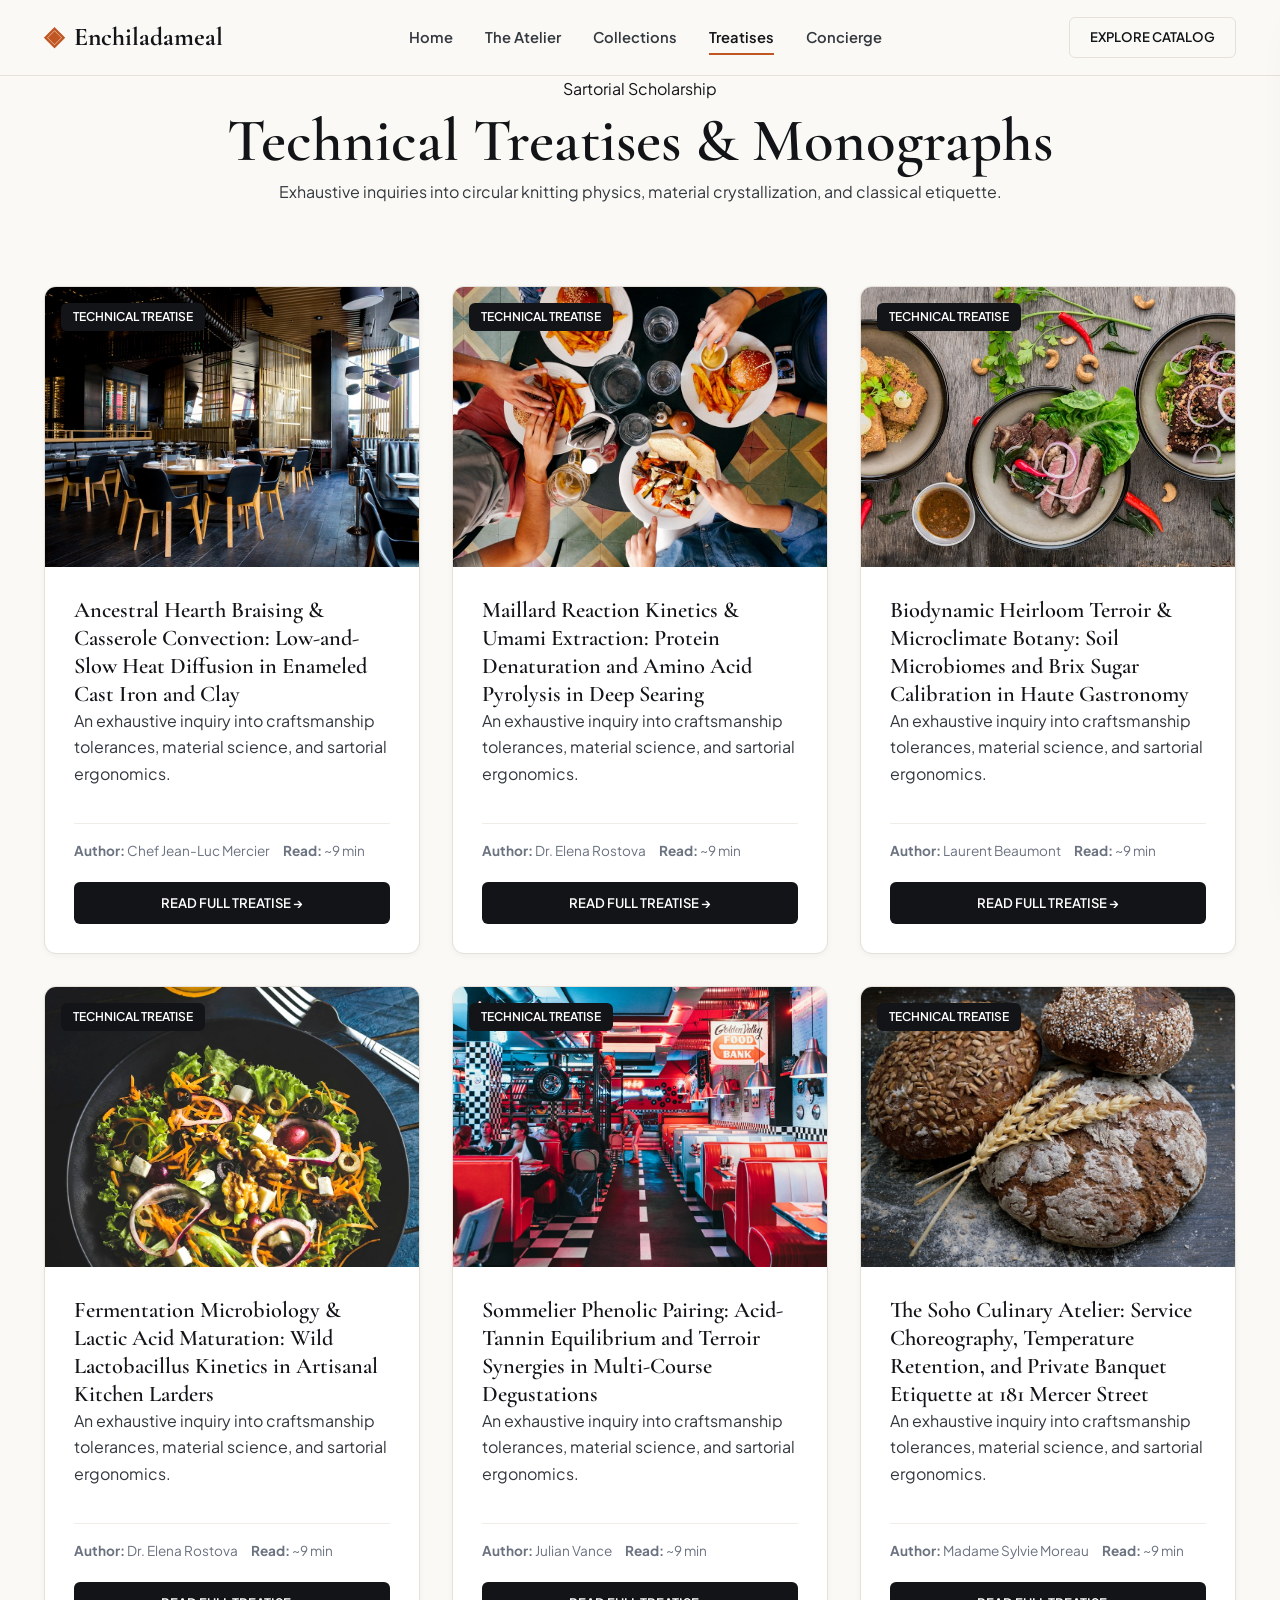
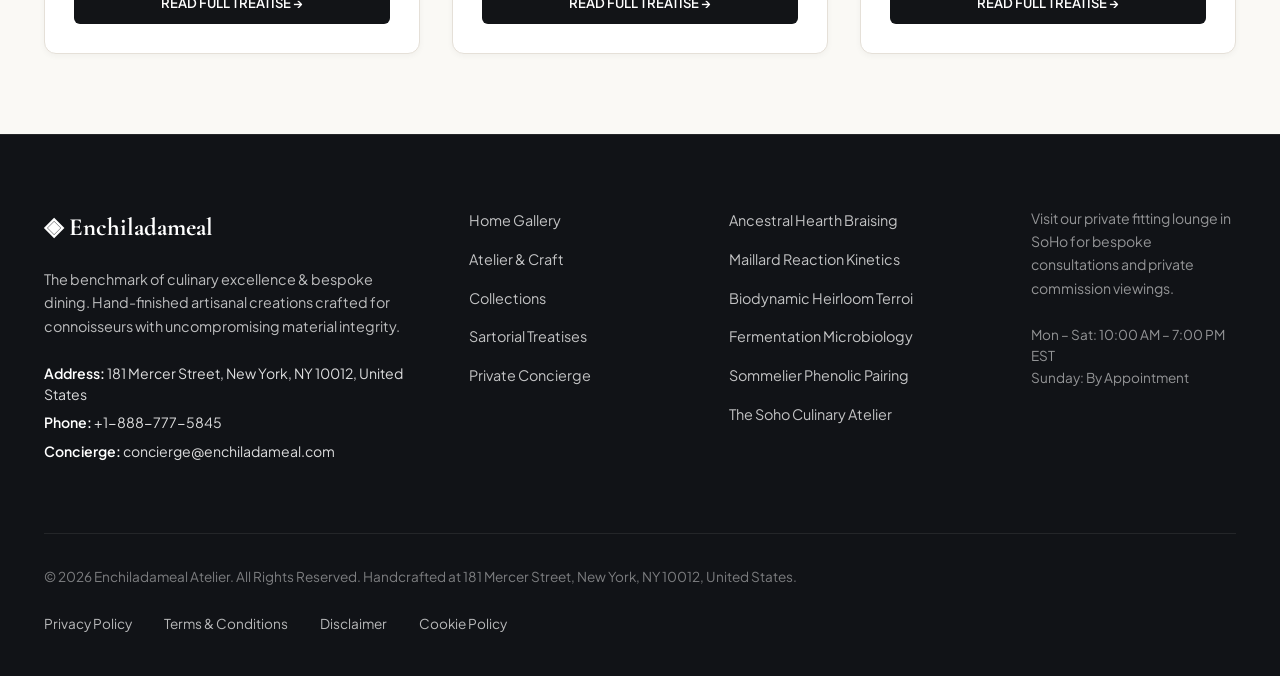
<file: blog/index.html>
<!DOCTYPE html>
<html lang="en">
<head>
  <meta charset="UTF-8">
  <meta name="viewport" content="width=device-width, initial-scale=1.0">
  <title>Sartorial Treatises & Technical Monographs — Enchiladameal</title>
  <meta name="description" content="Explore the authoritative research monographs published by Enchiladameal.">
  <link rel="canonical" href="https://enchiladameal.com/blog.html">
  <link rel="preconnect" href="https://fonts.googleapis.com">
  <link rel="preconnect" href="https://fonts.gstatic.com" crossorigin>
  <link href="https://fonts.googleapis.com/css2?family=Cormorant+Garamond:ital,wght@0,400;0,600;0,700;1,400&family=Plus+Jakarta+Sans:wght@300;400;500;600;700&display=swap" rel="stylesheet">
  <link rel="stylesheet" href="/assets/css/style.css">
  <!-- Google tag (gtag.js) -->
  <script async src="https://www.googletagmanager.com/gtag/js?id=G-0LY0HY7L01"></script>
  <script>
    window.dataLayer = window.dataLayer || [];
    function gtag(){dataLayer.push(arguments);}
    gtag('js', new Date());
    gtag('config', 'G-0LY0HY7L01');
  </script>

</head>
<body>
  <!-- Mandatory Global Site Header (Exactly 1 per page) -->
  <header class="site-header">
    <div class="header-container">
      <a href="/" class="brand-logo" aria-label="Enchiladameal Home">
        <span class="logo-mark">◈</span>
        <span class="logo-text">Enchiladameal</span>
      </a>
      <nav class="desktop-nav" aria-label="Primary Navigation">
        <a href="/" class="nav-link">Home</a>
        <a href="/about.html" class="nav-link">The Atelier</a>
        <a href="/collection.html" class="nav-link">Collections</a>
        <a href="/blog.html" class="nav-link active">Treatises</a>
        <a href="/contact.html" class="nav-link">Concierge</a>
      </nav>
      <div class="header-actions">
        <a href="/collection.html" class="btn btn-sm btn-outline">Explore Catalog</a>
        <button id="drawer-toggle" class="mobile-toggle" aria-label="Open Navigation Menu">
          <span class="hamburger-bar"></span>
          <span class="hamburger-bar"></span>
          <span class="hamburger-bar"></span>
        </button>
      </div>
    </div>
  </header>

  <!-- Mandatory Mobile Navigation Drawer (Exactly 1 per page) -->
  <div class="mobile-drawer" id="mobile-drawer" aria-hidden="true">
    <div class="drawer-header">
      <div class="drawer-brand">Enchiladameal</div>
      <button id="drawer-close" class="drawer-close-btn" aria-label="Close Navigation Menu">&times;</button>
    </div>
    <nav class="drawer-nav" aria-label="Mobile Navigation">
      <a href="/" class="drawer-link">Home</a>
      <a href="/about.html" class="drawer-link">The Atelier &amp; Craft</a>
      <a href="/collection.html" class="drawer-link">Seasonal Degustation & Culinary Menus</a>
      <a href="/blog.html" class="drawer-link active">Sartorial Treatises</a>
      <a href="/contact.html" class="drawer-link">Private Concierge</a>
    </nav>
    <div class="drawer-footer">
      <p class="drawer-contact-title">Manhattan Atelier &amp; Suite</p>
      <p class="drawer-contact-info">181 Mercer Street, New York, NY 10012, United States</p>
      <p class="drawer-contact-info">Tel: +1-888-777-5845</p>
      <p class="drawer-contact-info">Email: concierge@enchiladameal.com</p>
    </div>
  </div>
  <div id="drawer-overlay" class="drawer-overlay"></div>
  <section class="page-hero">
    <div class="container text-center">
      <span class="hero-badge">Sartorial Scholarship</span>
      <h1>Technical Treatises &amp; Monographs</h1>
      <p class="lead" style="margin: 0 auto;">Exhaustive inquiries into circular knitting physics, material crystallization, and classical etiquette.</p>
    </div>
  </section>
  <main class="section">
    <div class="container">
      <div class="grid-3">
        <div class="card">
          <div class="card-image-wrap"><img src="/assets/images/hero_sunset_dining.jpg" alt="Ancestral Hearth Braising & Casserole Convection: Low-and-Slow Heat Diffusion in Enameled Cast Iron and Clay"><span class="card-tag">Technical Treatise</span></div>
          <div class="card-body">
            <h3>Ancestral Hearth Braising & Casserole Convection: Low-and-Slow Heat Diffusion in Enameled Cast Iron and Clay</h3>
            <p>An exhaustive inquiry into craftsmanship tolerances, material science, and sartorial ergonomics.</p>
            <div class="card-specs"><span><strong>Author:</strong> Chef Jean-Luc Mercier</span><span><strong>Read:</strong> ~9 min</span></div>
            <a href="/blog/ancestral-hearth-braising-and-casserole-convection.html" class="btn btn-primary btn-sm" style="margin-top: auto;">Read Full Treatise &rarr;</a>
          </div>
        </div>
        <div class="card">
          <div class="card-image-wrap"><img src="/assets/images/blog_dinner_party.jpg" alt="Maillard Reaction Kinetics & Umami Extraction: Protein Denaturation and Amino Acid Pyrolysis in Deep Searing"><span class="card-tag">Technical Treatise</span></div>
          <div class="card-body">
            <h3>Maillard Reaction Kinetics & Umami Extraction: Protein Denaturation and Amino Acid Pyrolysis in Deep Searing</h3>
            <p>An exhaustive inquiry into craftsmanship tolerances, material science, and sartorial ergonomics.</p>
            <div class="card-specs"><span><strong>Author:</strong> Dr. Elena Rostova</span><span><strong>Read:</strong> ~9 min</span></div>
            <a href="/blog/maillard-reaction-kinetics-and-umami-extraction.html" class="btn btn-primary btn-sm" style="margin-top: auto;">Read Full Treatise &rarr;</a>
          </div>
        </div>
        <div class="card">
          <div class="card-image-wrap"><img src="/assets/images/craft_seared_entree.jpg" alt="Biodynamic Heirloom Terroir & Microclimate Botany: Soil Microbiomes and Brix Sugar Calibration in Haute Gastronomy"><span class="card-tag">Technical Treatise</span></div>
          <div class="card-body">
            <h3>Biodynamic Heirloom Terroir & Microclimate Botany: Soil Microbiomes and Brix Sugar Calibration in Haute Gastronomy</h3>
            <p>An exhaustive inquiry into craftsmanship tolerances, material science, and sartorial ergonomics.</p>
            <div class="card-specs"><span><strong>Author:</strong> Laurent Beaumont</span><span><strong>Read:</strong> ~9 min</span></div>
            <a href="/blog/biodynamic-heirloom-terroir-and-microclimate-botany.html" class="btn btn-primary btn-sm" style="margin-top: auto;">Read Full Treatise &rarr;</a>
          </div>
        </div>
        <div class="card">
          <div class="card-image-wrap"><img src="/assets/images/blog_tasting_menu.jpg" alt="Fermentation Microbiology & Lactic Acid Maturation: Wild Lactobacillus Kinetics in Artisanal Kitchen Larders"><span class="card-tag">Technical Treatise</span></div>
          <div class="card-body">
            <h3>Fermentation Microbiology & Lactic Acid Maturation: Wild Lactobacillus Kinetics in Artisanal Kitchen Larders</h3>
            <p>An exhaustive inquiry into craftsmanship tolerances, material science, and sartorial ergonomics.</p>
            <div class="card-specs"><span><strong>Author:</strong> Dr. Elena Rostova</span><span><strong>Read:</strong> ~9 min</span></div>
            <a href="/blog/fermentation-microbiology-and-lactic-acid-maturation.html" class="btn btn-primary btn-sm" style="margin-top: auto;">Read Full Treatise &rarr;</a>
          </div>
        </div>
        <div class="card">
          <div class="card-image-wrap"><img src="/assets/images/blog_wood_hearth.jpg" alt="Sommelier Phenolic Pairing: Acid-Tannin Equilibrium and Terroir Synergies in Multi-Course Degustations"><span class="card-tag">Technical Treatise</span></div>
          <div class="card-body">
            <h3>Sommelier Phenolic Pairing: Acid-Tannin Equilibrium and Terroir Synergies in Multi-Course Degustations</h3>
            <p>An exhaustive inquiry into craftsmanship tolerances, material science, and sartorial ergonomics.</p>
            <div class="card-specs"><span><strong>Author:</strong> Julian Vance</span><span><strong>Read:</strong> ~9 min</span></div>
            <a href="/blog/sommelier-phenolic-pairing-and-acid-tannin-balance.html" class="btn btn-primary btn-sm" style="margin-top: auto;">Read Full Treatise &rarr;</a>
          </div>
        </div>
        <div class="card">
          <div class="card-image-wrap"><img src="/assets/images/blog_hearth_bread_crust.jpg" alt="The Soho Culinary Atelier: Service Choreography, Temperature Retention, and Private Banquet Etiquette at 181 Mercer Street"><span class="card-tag">Technical Treatise</span></div>
          <div class="card-body">
            <h3>The Soho Culinary Atelier: Service Choreography, Temperature Retention, and Private Banquet Etiquette at 181 Mercer Street</h3>
            <p>An exhaustive inquiry into craftsmanship tolerances, material science, and sartorial ergonomics.</p>
            <div class="card-specs"><span><strong>Author:</strong> Madame Sylvie Moreau</span><span><strong>Read:</strong> ~9 min</span></div>
            <a href="/blog/soho-culinary-atelier-service-and-banquet-hospitality.html" class="btn btn-primary btn-sm" style="margin-top: auto;">Read Full Treatise &rarr;</a>
          </div>
        </div>

      </div>
    </div>
  </main>
  <!-- Mandatory Global Site Footer (Minimalist 4-Column Horizontal Spread Layout) -->
  <footer class="site-footer">
    <div class="container">
      <div class="footer-grid">
        <div class="footer-col">
          <div class="footer-brand">◈ Enchiladameal</div>
          <p class="footer-desc">
            The benchmark of culinary excellence & bespoke dining. Hand-finished artisanal creations crafted for connoisseurs with uncompromising material integrity.
          </p>
          <div class="footer-contact-item"><strong>Address:</strong> 181 Mercer Street, New York, NY 10012, United States</div>
          <div class="footer-contact-item"><strong>Phone:</strong> +1-888-777-5845</div>
          <div class="footer-contact-item"><strong>Concierge:</strong> concierge@enchiladameal.com</div>
        </div>
        <div class="footer-col">
          <ul class="footer-links">
            <li><a href="/">Home Gallery</a></li>
            <li><a href="/about.html">Atelier &amp; Craft</a></li>
            <li><a href="/collection.html">Collections</a></li>
            <li><a href="/blog.html">Sartorial Treatises</a></li>
            <li><a href="/contact.html">Private Concierge</a></li>
          </ul>
        </div>
        <div class="footer-col">
          <ul class="footer-links">
            <li><a href="/blog/ancestral-hearth-braising-and-casserole-convection.html">Ancestral Hearth Braising</a></li>
            <li><a href="/blog/maillard-reaction-kinetics-and-umami-extraction.html">Maillard Reaction Kinetics</a></li>
            <li><a href="/blog/biodynamic-heirloom-terroir-and-microclimate-botany.html">Biodynamic Heirloom Terroi</a></li>
            <li><a href="/blog/fermentation-microbiology-and-lactic-acid-maturation.html">Fermentation Microbiology</a></li>
            <li><a href="/blog/sommelier-phenolic-pairing-and-acid-tannin-balance.html">Sommelier Phenolic Pairing</a></li>
            <li><a href="/blog/soho-culinary-atelier-service-and-banquet-hospitality.html">The Soho Culinary Atelier</a></li>
          </ul>
        </div>
        <div class="footer-col">
          <p class="footer-salon-desc">
            Visit our private fitting lounge in SoHo for bespoke consultations and private commission viewings.
          </p>
          <p class="footer-hours">
            Mon &ndash; Sat: 10:00 AM &ndash; 7:00 PM<br>EST<br>Sunday: By Appointment
          </p>
        </div>
      </div>
      <div class="footer-bottom">
        <p>&copy; 2026 Enchiladameal Atelier. All Rights Reserved. Handcrafted at 181 Mercer Street, New York, NY 10012, United States.</p>
        <div class="footer-legal-links">
          <a href="/privacy-policy.html">Privacy Policy</a>
          <a href="/terms-and-conditions.html">Terms &amp; Conditions</a>
          <a href="/disclaimer.html">Disclaimer</a>
          <a href="/cookie-policy.html">Cookie Policy</a>
        </div>
      </div>
    </div>
  </footer>
  <script src="/assets/js/main.js"></script>
</body>
</html>
</file>
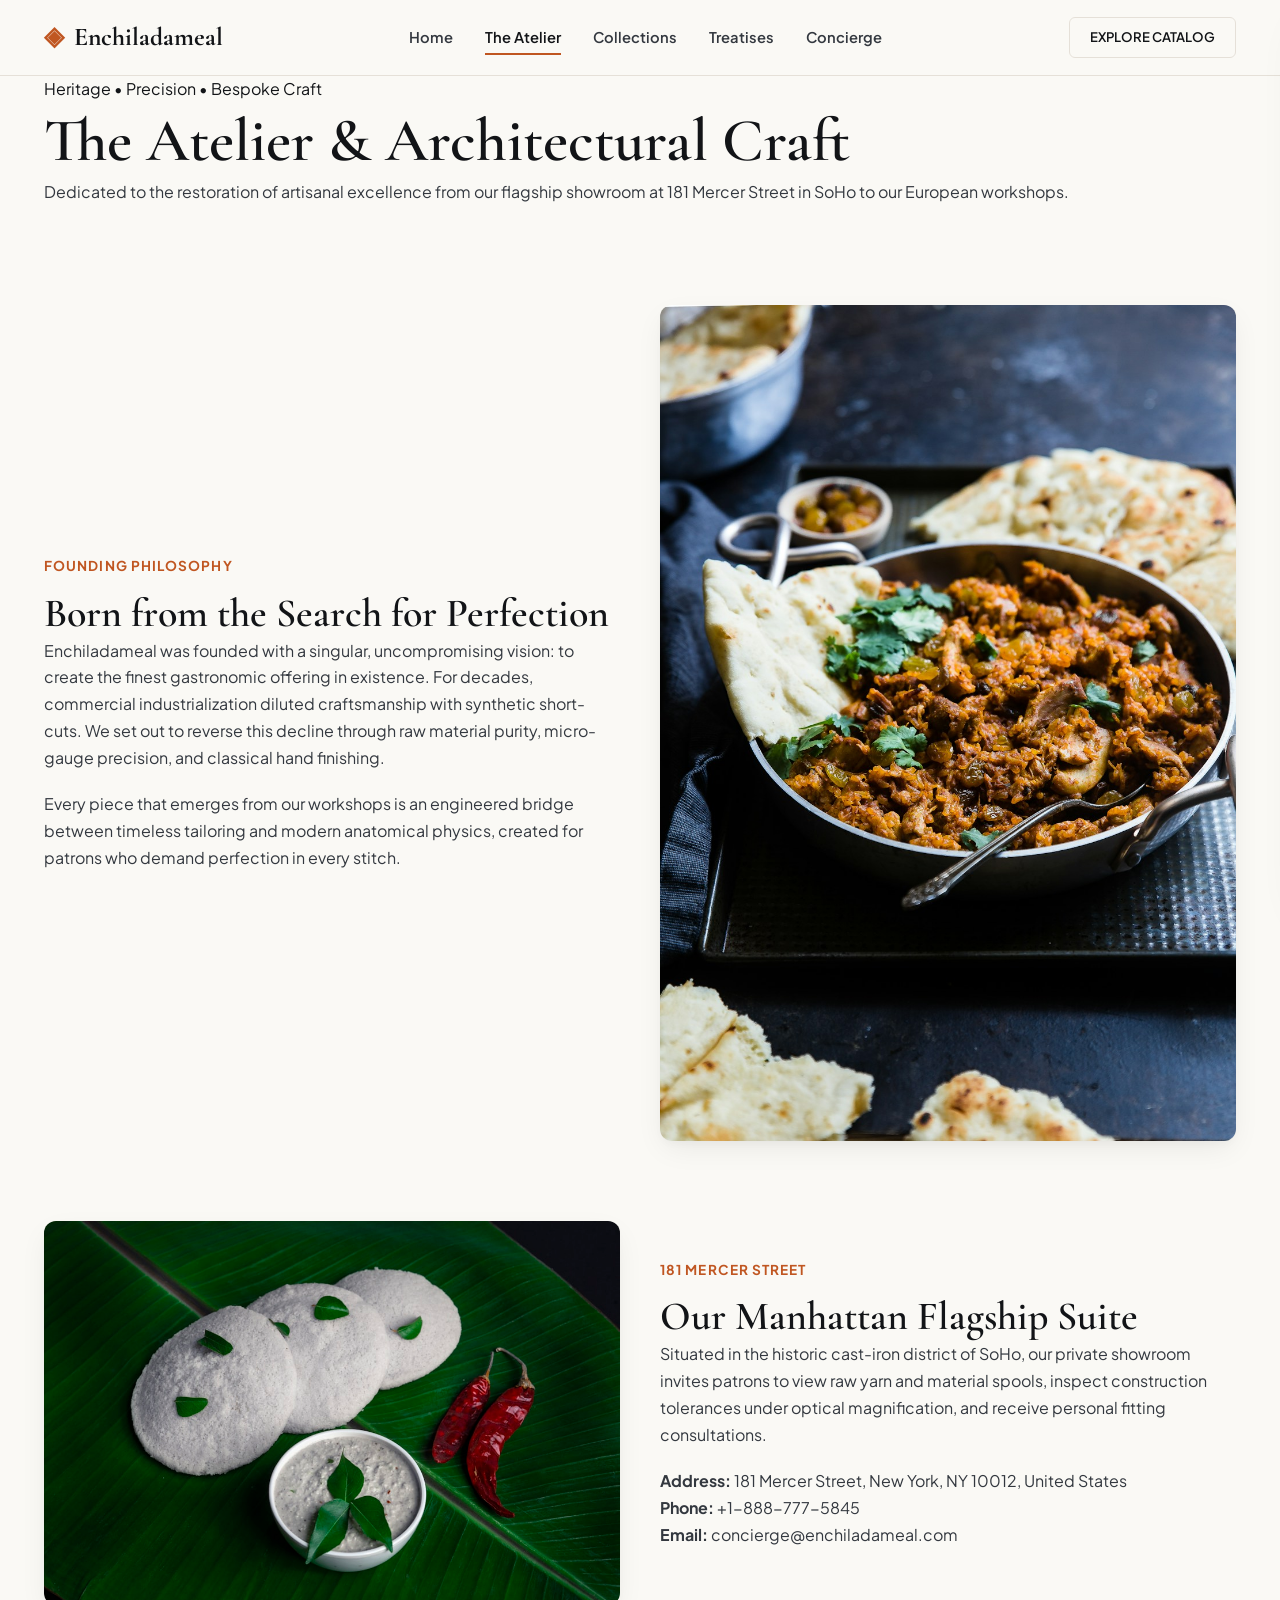
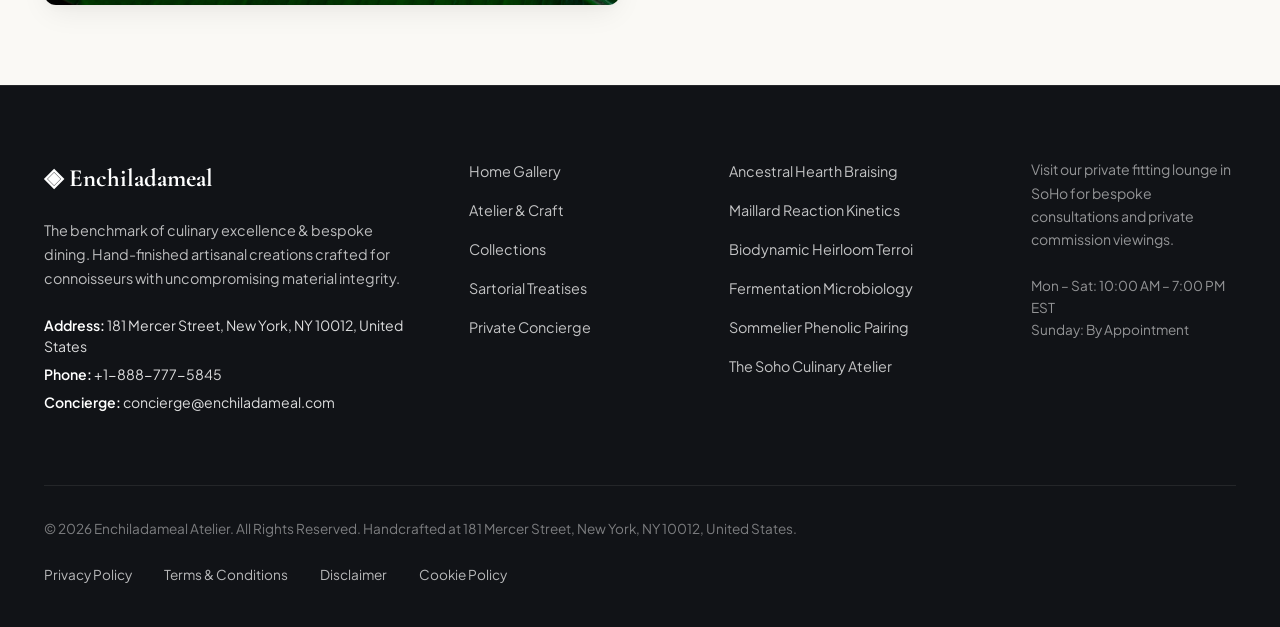
<file: about.html>
<!DOCTYPE html>
<html lang="en">
<head>
  <meta charset="UTF-8">
  <meta name="viewport" content="width=device-width, initial-scale=1.0">
  <title>The Atelier & Heritage Craft — Enchiladameal</title>
  <meta name="description" content="Discover the heritage of Enchiladameal at 181 Mercer Street, New York.">
  <link rel="canonical" href="https://enchiladameal.com/about.html">
  <link rel="preconnect" href="https://fonts.googleapis.com">
  <link rel="preconnect" href="https://fonts.gstatic.com" crossorigin>
  <link href="https://fonts.googleapis.com/css2?family=Cormorant+Garamond:ital,wght@0,400;0,600;0,700;1,400&family=Plus+Jakarta+Sans:wght@300;400;500;600;700&display=swap" rel="stylesheet">
  <link rel="stylesheet" href="/assets/css/style.css">
  <!-- Google tag (gtag.js) -->
  <script async src="https://www.googletagmanager.com/gtag/js?id=G-0LY0HY7L01"></script>
  <script>
    window.dataLayer = window.dataLayer || [];
    function gtag(){dataLayer.push(arguments);}
    gtag('js', new Date());
    gtag('config', 'G-0LY0HY7L01');
  </script>

</head>
<body>
  <!-- Mandatory Global Site Header (Exactly 1 per page) -->
  <header class="site-header">
    <div class="header-container">
      <a href="/" class="brand-logo" aria-label="Enchiladameal Home">
        <span class="logo-mark">◈</span>
        <span class="logo-text">Enchiladameal</span>
      </a>
      <nav class="desktop-nav" aria-label="Primary Navigation">
        <a href="/" class="nav-link">Home</a>
        <a href="/about.html" class="nav-link active">The Atelier</a>
        <a href="/collection.html" class="nav-link">Collections</a>
        <a href="/blog.html" class="nav-link">Treatises</a>
        <a href="/contact.html" class="nav-link">Concierge</a>
      </nav>
      <div class="header-actions">
        <a href="/collection.html" class="btn btn-sm btn-outline">Explore Catalog</a>
        <button id="drawer-toggle" class="mobile-toggle" aria-label="Open Navigation Menu">
          <span class="hamburger-bar"></span>
          <span class="hamburger-bar"></span>
          <span class="hamburger-bar"></span>
        </button>
      </div>
    </div>
  </header>

  <!-- Mandatory Mobile Navigation Drawer (Exactly 1 per page) -->
  <div class="mobile-drawer" id="mobile-drawer" aria-hidden="true">
    <div class="drawer-header">
      <div class="drawer-brand">Enchiladameal</div>
      <button id="drawer-close" class="drawer-close-btn" aria-label="Close Navigation Menu">&times;</button>
    </div>
    <nav class="drawer-nav" aria-label="Mobile Navigation">
      <a href="/" class="drawer-link">Home</a>
      <a href="/about.html" class="drawer-link active">The Atelier &amp; Craft</a>
      <a href="/collection.html" class="drawer-link">Seasonal Degustation & Culinary Menus</a>
      <a href="/blog.html" class="drawer-link">Sartorial Treatises</a>
      <a href="/contact.html" class="drawer-link">Private Concierge</a>
    </nav>
    <div class="drawer-footer">
      <p class="drawer-contact-title">Manhattan Atelier &amp; Suite</p>
      <p class="drawer-contact-info">181 Mercer Street, New York, NY 10012, United States</p>
      <p class="drawer-contact-info">Tel: +1-888-777-5845</p>
      <p class="drawer-contact-info">Email: concierge@enchiladameal.com</p>
    </div>
  </div>
  <div id="drawer-overlay" class="drawer-overlay"></div>
  <section class="page-hero">
    <div class="container">
      <span class="hero-badge">Heritage &bull; Precision &bull; Bespoke Craft</span>
      <h1>The Atelier &amp; Architectural Craft</h1>
      <p class="lead">Dedicated to the restoration of artisanal excellence from our flagship showroom at 181 Mercer Street in SoHo to our European workshops.</p>
    </div>
  </section>
  <main class="section">
    <div class="container">
      <div class="grid-2" style="margin-bottom: 5rem;">
        <div>
          <div class="section-subtitle">Founding Philosophy</div>
          <h2>Born from the Search for Perfection</h2>
          <p>Enchiladameal was founded with a singular, uncompromising vision: to create the finest gastronomic offering in existence. For decades, commercial industrialization diluted craftsmanship with synthetic short-cuts. We set out to reverse this decline through raw material purity, micro-gauge precision, and classical hand finishing.</p>
          <p>Every piece that emerges from our workshops is an engineered bridge between timeless tailoring and modern anatomical physics, created for patrons who demand perfection in every stitch.</p>
        </div>
        <div style="border-radius: var(--radius-md); overflow: hidden; box-shadow: var(--shadow-md);"><img src="/assets/images/blog_ginger_confit.jpg" alt="Atelier craft"></div>
      </div>
      <div class="grid-2">
        <div style="border-radius: var(--radius-md); overflow: hidden; box-shadow: var(--shadow-md);"><img src="/assets/images/blog_wild_fermentation.jpg" alt="Artisan inspection"></div>
        <div>
          <div class="section-subtitle">181 Mercer Street</div>
          <h2>Our Manhattan Flagship Suite</h2>
          <p>Situated in the historic cast-iron district of SoHo, our private showroom invites patrons to view raw yarn and material spools, inspect construction tolerances under optical magnification, and receive personal fitting consultations.</p>
          <p><strong>Address:</strong> 181 Mercer Street, New York, NY 10012, United States<br><strong>Phone:</strong> +1-888-777-5845<br><strong>Email:</strong> concierge@enchiladameal.com</p>
        </div>
      </div>
    </div>
  </main>
  <!-- Mandatory Global Site Footer (Minimalist 4-Column Horizontal Spread Layout) -->
  <footer class="site-footer">
    <div class="container">
      <div class="footer-grid">
        <div class="footer-col">
          <div class="footer-brand">◈ Enchiladameal</div>
          <p class="footer-desc">
            The benchmark of culinary excellence & bespoke dining. Hand-finished artisanal creations crafted for connoisseurs with uncompromising material integrity.
          </p>
          <div class="footer-contact-item"><strong>Address:</strong> 181 Mercer Street, New York, NY 10012, United States</div>
          <div class="footer-contact-item"><strong>Phone:</strong> +1-888-777-5845</div>
          <div class="footer-contact-item"><strong>Concierge:</strong> concierge@enchiladameal.com</div>
        </div>
        <div class="footer-col">
          <ul class="footer-links">
            <li><a href="/">Home Gallery</a></li>
            <li><a href="/about.html">Atelier &amp; Craft</a></li>
            <li><a href="/collection.html">Collections</a></li>
            <li><a href="/blog.html">Sartorial Treatises</a></li>
            <li><a href="/contact.html">Private Concierge</a></li>
          </ul>
        </div>
        <div class="footer-col">
          <ul class="footer-links">
            <li><a href="/blog/ancestral-hearth-braising-and-casserole-convection.html">Ancestral Hearth Braising</a></li>
            <li><a href="/blog/maillard-reaction-kinetics-and-umami-extraction.html">Maillard Reaction Kinetics</a></li>
            <li><a href="/blog/biodynamic-heirloom-terroir-and-microclimate-botany.html">Biodynamic Heirloom Terroi</a></li>
            <li><a href="/blog/fermentation-microbiology-and-lactic-acid-maturation.html">Fermentation Microbiology</a></li>
            <li><a href="/blog/sommelier-phenolic-pairing-and-acid-tannin-balance.html">Sommelier Phenolic Pairing</a></li>
            <li><a href="/blog/soho-culinary-atelier-service-and-banquet-hospitality.html">The Soho Culinary Atelier</a></li>
          </ul>
        </div>
        <div class="footer-col">
          <p class="footer-salon-desc">
            Visit our private fitting lounge in SoHo for bespoke consultations and private commission viewings.
          </p>
          <p class="footer-hours">
            Mon &ndash; Sat: 10:00 AM &ndash; 7:00 PM<br>EST<br>Sunday: By Appointment
          </p>
        </div>
      </div>
      <div class="footer-bottom">
        <p>&copy; 2026 Enchiladameal Atelier. All Rights Reserved. Handcrafted at 181 Mercer Street, New York, NY 10012, United States.</p>
        <div class="footer-legal-links">
          <a href="/privacy-policy.html">Privacy Policy</a>
          <a href="/terms-and-conditions.html">Terms &amp; Conditions</a>
          <a href="/disclaimer.html">Disclaimer</a>
          <a href="/cookie-policy.html">Cookie Policy</a>
        </div>
      </div>
    </div>
  </footer>
  <script src="/assets/js/main.js"></script>
</body>
</html>
</file>
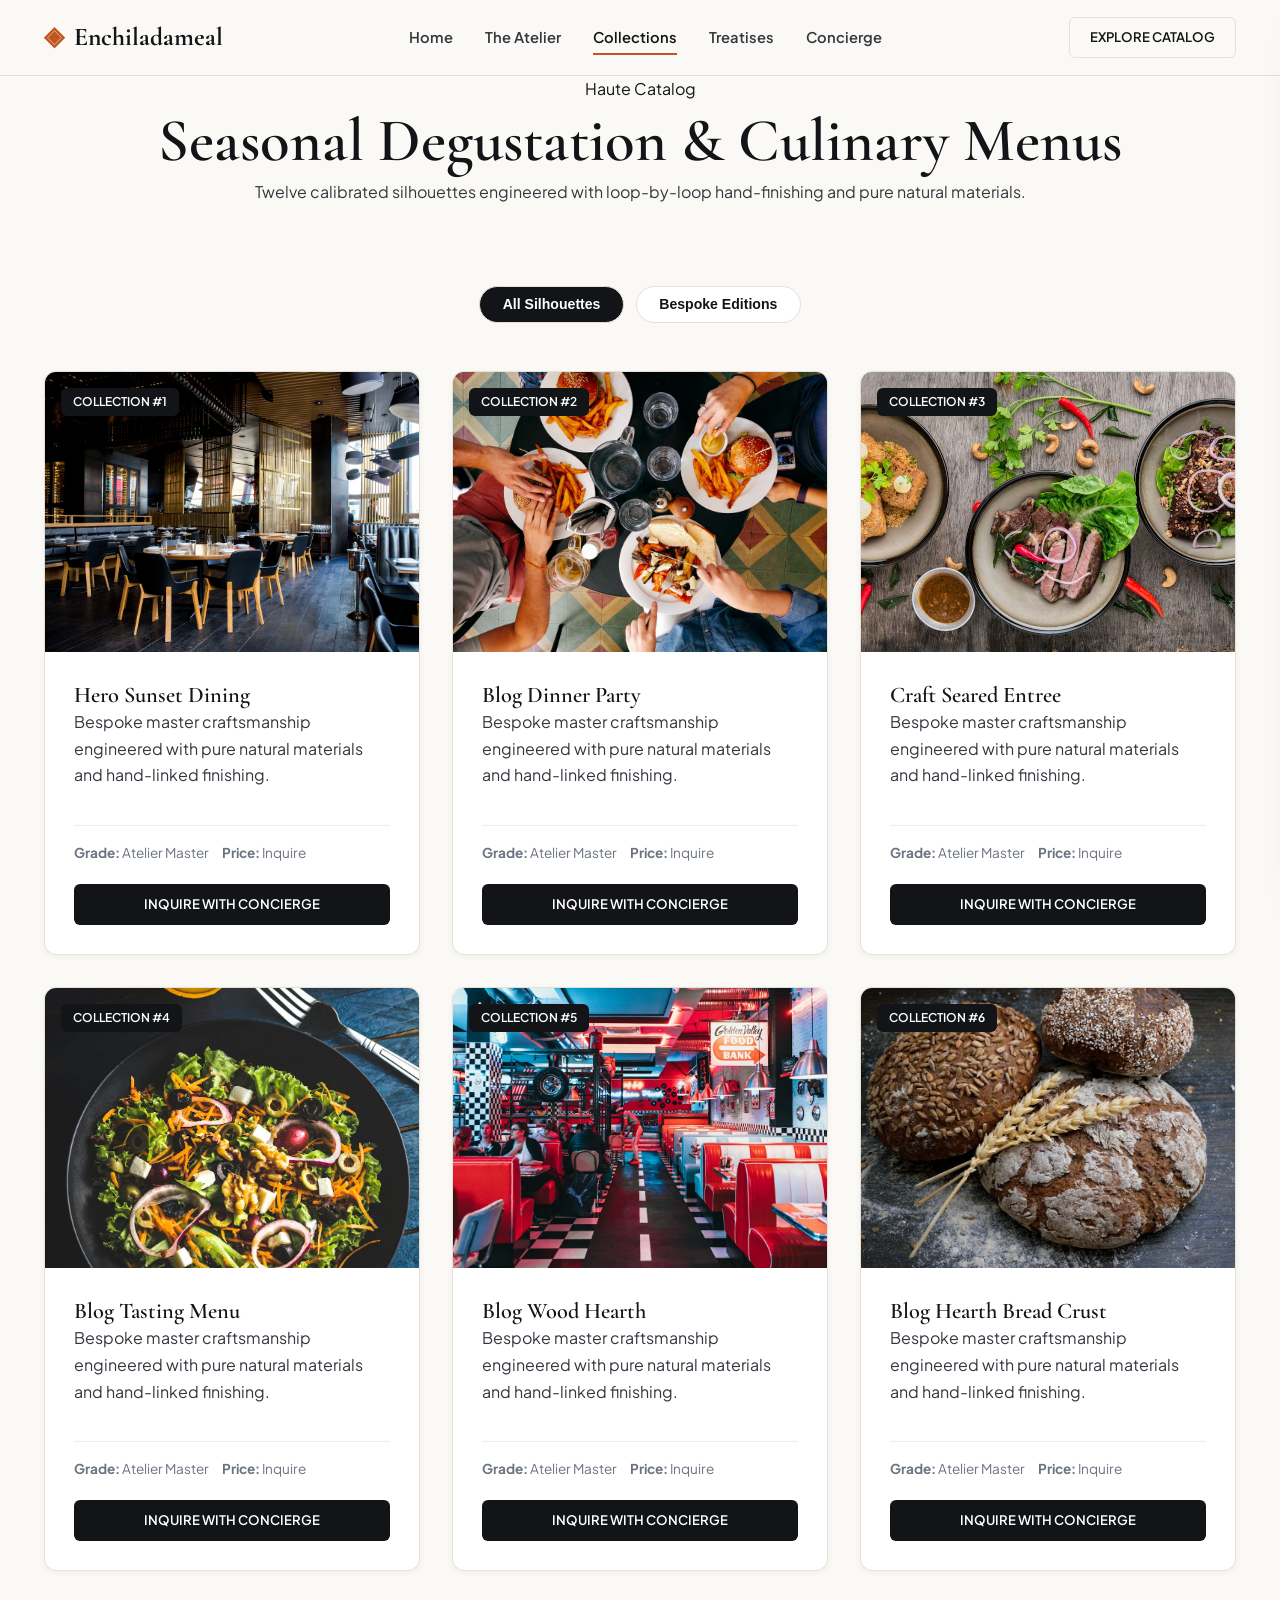
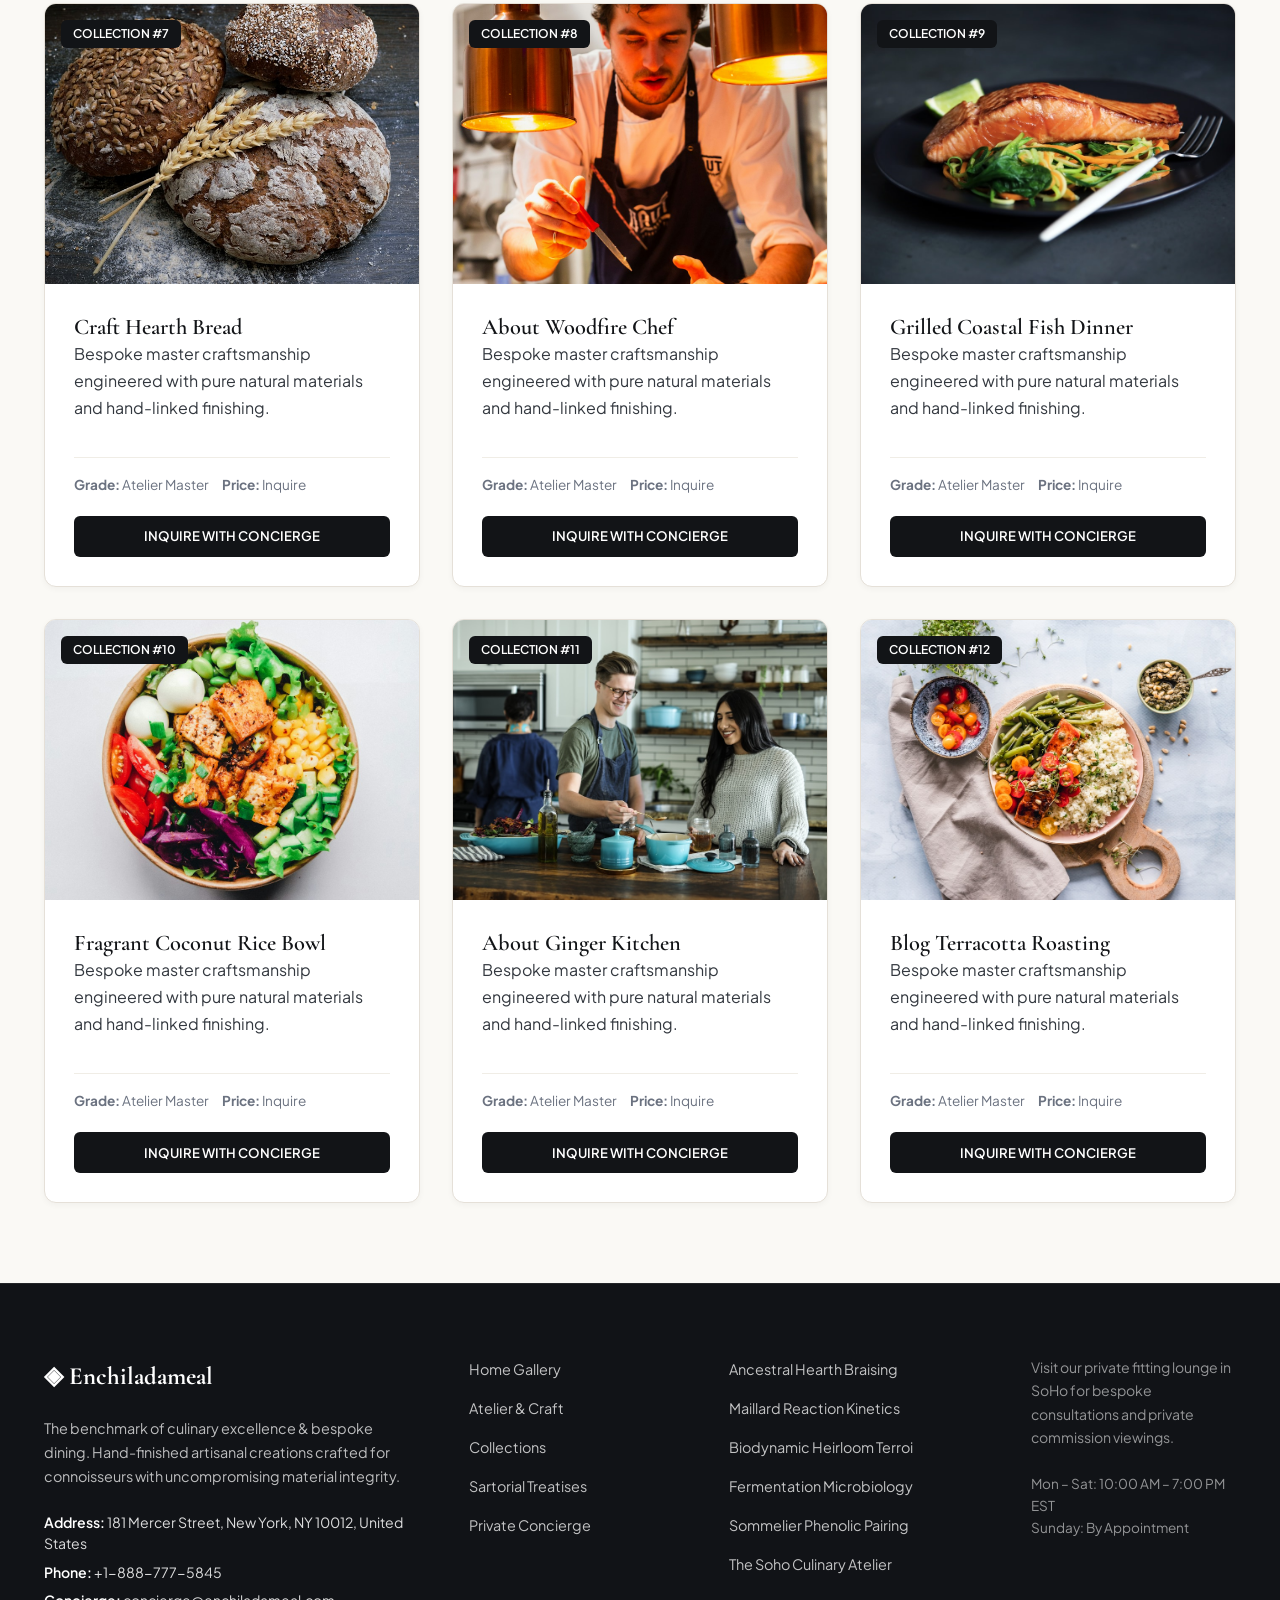
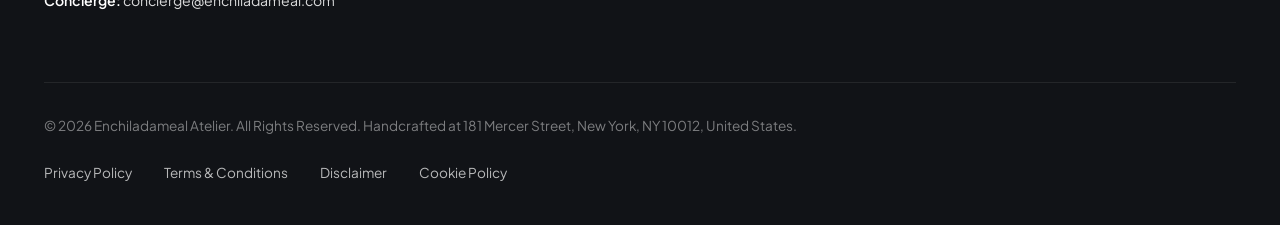
<file: collection.html>
<!DOCTYPE html>
<html lang="en">
<head>
  <meta charset="UTF-8">
  <meta name="viewport" content="width=device-width, initial-scale=1.0">
  <title>Seasonal Degustation & Culinary Menus — Enchiladameal</title>
  <meta name="description" content="Browse the complete catalogue of Enchiladameal.">
  <link rel="canonical" href="https://enchiladameal.com/collection.html">
  <link rel="preconnect" href="https://fonts.googleapis.com">
  <link rel="preconnect" href="https://fonts.gstatic.com" crossorigin>
  <link href="https://fonts.googleapis.com/css2?family=Cormorant+Garamond:ital,wght@0,400;0,600;0,700;1,400&family=Plus+Jakarta+Sans:wght@300;400;500;600;700&display=swap" rel="stylesheet">
  <link rel="stylesheet" href="/assets/css/style.css">
  <!-- Google tag (gtag.js) -->
  <script async src="https://www.googletagmanager.com/gtag/js?id=G-0LY0HY7L01"></script>
  <script>
    window.dataLayer = window.dataLayer || [];
    function gtag(){dataLayer.push(arguments);}
    gtag('js', new Date());
    gtag('config', 'G-0LY0HY7L01');
  </script>

</head>
<body>
  <!-- Mandatory Global Site Header (Exactly 1 per page) -->
  <header class="site-header">
    <div class="header-container">
      <a href="/" class="brand-logo" aria-label="Enchiladameal Home">
        <span class="logo-mark">◈</span>
        <span class="logo-text">Enchiladameal</span>
      </a>
      <nav class="desktop-nav" aria-label="Primary Navigation">
        <a href="/" class="nav-link">Home</a>
        <a href="/about.html" class="nav-link">The Atelier</a>
        <a href="/collection.html" class="nav-link active">Collections</a>
        <a href="/blog.html" class="nav-link">Treatises</a>
        <a href="/contact.html" class="nav-link">Concierge</a>
      </nav>
      <div class="header-actions">
        <a href="/collection.html" class="btn btn-sm btn-outline">Explore Catalog</a>
        <button id="drawer-toggle" class="mobile-toggle" aria-label="Open Navigation Menu">
          <span class="hamburger-bar"></span>
          <span class="hamburger-bar"></span>
          <span class="hamburger-bar"></span>
        </button>
      </div>
    </div>
  </header>

  <!-- Mandatory Mobile Navigation Drawer (Exactly 1 per page) -->
  <div class="mobile-drawer" id="mobile-drawer" aria-hidden="true">
    <div class="drawer-header">
      <div class="drawer-brand">Enchiladameal</div>
      <button id="drawer-close" class="drawer-close-btn" aria-label="Close Navigation Menu">&times;</button>
    </div>
    <nav class="drawer-nav" aria-label="Mobile Navigation">
      <a href="/" class="drawer-link">Home</a>
      <a href="/about.html" class="drawer-link">The Atelier &amp; Craft</a>
      <a href="/collection.html" class="drawer-link active">Seasonal Degustation & Culinary Menus</a>
      <a href="/blog.html" class="drawer-link">Sartorial Treatises</a>
      <a href="/contact.html" class="drawer-link">Private Concierge</a>
    </nav>
    <div class="drawer-footer">
      <p class="drawer-contact-title">Manhattan Atelier &amp; Suite</p>
      <p class="drawer-contact-info">181 Mercer Street, New York, NY 10012, United States</p>
      <p class="drawer-contact-info">Tel: +1-888-777-5845</p>
      <p class="drawer-contact-info">Email: concierge@enchiladameal.com</p>
    </div>
  </div>
  <div id="drawer-overlay" class="drawer-overlay"></div>
  <section class="page-hero">
    <div class="container text-center">
      <span class="hero-badge">Haute Catalog</span>
      <h1>Seasonal Degustation & Culinary Menus</h1>
      <p class="lead" style="margin: 0 auto;">Twelve calibrated silhouettes engineered with loop-by-loop hand-finishing and pure natural materials.</p>
    </div>
  </section>
  <main class="section">
    <div class="container">
      <div class="filter-bar">
        <button class="filter-btn active" data-filter="all">All Silhouettes</button>
        <button class="filter-btn" data-filter="bespoke">Bespoke Editions</button>
      </div>
      <div class="grid-3" id="products-grid">
        <div class="card product-item" data-category="all bespoke">
          <div class="card-image-wrap"><img src="/assets/images/hero_sunset_dining.jpg" alt="Hero Sunset Dining"><span class="card-tag">Collection #1</span></div>
          <div class="card-body">
            <h3>Hero Sunset Dining</h3>
            <p>Bespoke master craftsmanship engineered with pure natural materials and hand-linked finishing.</p>
            <div class="card-specs"><span><strong>Grade:</strong> Atelier Master</span><span><strong>Price:</strong> Inquire</span></div>
            <a href="/contact.html" class="btn btn-primary btn-sm">Inquire with Concierge</a>
          </div>
        </div>
        <div class="card product-item" data-category="all bespoke">
          <div class="card-image-wrap"><img src="/assets/images/blog_dinner_party.jpg" alt="Blog Dinner Party"><span class="card-tag">Collection #2</span></div>
          <div class="card-body">
            <h3>Blog Dinner Party</h3>
            <p>Bespoke master craftsmanship engineered with pure natural materials and hand-linked finishing.</p>
            <div class="card-specs"><span><strong>Grade:</strong> Atelier Master</span><span><strong>Price:</strong> Inquire</span></div>
            <a href="/contact.html" class="btn btn-primary btn-sm">Inquire with Concierge</a>
          </div>
        </div>
        <div class="card product-item" data-category="all bespoke">
          <div class="card-image-wrap"><img src="/assets/images/craft_seared_entree.jpg" alt="Craft Seared Entree"><span class="card-tag">Collection #3</span></div>
          <div class="card-body">
            <h3>Craft Seared Entree</h3>
            <p>Bespoke master craftsmanship engineered with pure natural materials and hand-linked finishing.</p>
            <div class="card-specs"><span><strong>Grade:</strong> Atelier Master</span><span><strong>Price:</strong> Inquire</span></div>
            <a href="/contact.html" class="btn btn-primary btn-sm">Inquire with Concierge</a>
          </div>
        </div>
        <div class="card product-item" data-category="all bespoke">
          <div class="card-image-wrap"><img src="/assets/images/blog_tasting_menu.jpg" alt="Blog Tasting Menu"><span class="card-tag">Collection #4</span></div>
          <div class="card-body">
            <h3>Blog Tasting Menu</h3>
            <p>Bespoke master craftsmanship engineered with pure natural materials and hand-linked finishing.</p>
            <div class="card-specs"><span><strong>Grade:</strong> Atelier Master</span><span><strong>Price:</strong> Inquire</span></div>
            <a href="/contact.html" class="btn btn-primary btn-sm">Inquire with Concierge</a>
          </div>
        </div>
        <div class="card product-item" data-category="all bespoke">
          <div class="card-image-wrap"><img src="/assets/images/blog_wood_hearth.jpg" alt="Blog Wood Hearth"><span class="card-tag">Collection #5</span></div>
          <div class="card-body">
            <h3>Blog Wood Hearth</h3>
            <p>Bespoke master craftsmanship engineered with pure natural materials and hand-linked finishing.</p>
            <div class="card-specs"><span><strong>Grade:</strong> Atelier Master</span><span><strong>Price:</strong> Inquire</span></div>
            <a href="/contact.html" class="btn btn-primary btn-sm">Inquire with Concierge</a>
          </div>
        </div>
        <div class="card product-item" data-category="all bespoke">
          <div class="card-image-wrap"><img src="/assets/images/blog_hearth_bread_crust.jpg" alt="Blog Hearth Bread Crust"><span class="card-tag">Collection #6</span></div>
          <div class="card-body">
            <h3>Blog Hearth Bread Crust</h3>
            <p>Bespoke master craftsmanship engineered with pure natural materials and hand-linked finishing.</p>
            <div class="card-specs"><span><strong>Grade:</strong> Atelier Master</span><span><strong>Price:</strong> Inquire</span></div>
            <a href="/contact.html" class="btn btn-primary btn-sm">Inquire with Concierge</a>
          </div>
        </div>
        <div class="card product-item" data-category="all bespoke">
          <div class="card-image-wrap"><img src="/assets/images/craft_hearth_bread.jpg" alt="Craft Hearth Bread"><span class="card-tag">Collection #7</span></div>
          <div class="card-body">
            <h3>Craft Hearth Bread</h3>
            <p>Bespoke master craftsmanship engineered with pure natural materials and hand-linked finishing.</p>
            <div class="card-specs"><span><strong>Grade:</strong> Atelier Master</span><span><strong>Price:</strong> Inquire</span></div>
            <a href="/contact.html" class="btn btn-primary btn-sm">Inquire with Concierge</a>
          </div>
        </div>
        <div class="card product-item" data-category="all bespoke">
          <div class="card-image-wrap"><img src="/assets/images/about_woodfire_chef.jpg" alt="About Woodfire Chef"><span class="card-tag">Collection #8</span></div>
          <div class="card-body">
            <h3>About Woodfire Chef</h3>
            <p>Bespoke master craftsmanship engineered with pure natural materials and hand-linked finishing.</p>
            <div class="card-specs"><span><strong>Grade:</strong> Atelier Master</span><span><strong>Price:</strong> Inquire</span></div>
            <a href="/contact.html" class="btn btn-primary btn-sm">Inquire with Concierge</a>
          </div>
        </div>
        <div class="card product-item" data-category="all bespoke">
          <div class="card-image-wrap"><img src="/assets/images/grilled_coastal_fish_dinner.jpg" alt="Grilled Coastal Fish Dinner"><span class="card-tag">Collection #9</span></div>
          <div class="card-body">
            <h3>Grilled Coastal Fish Dinner</h3>
            <p>Bespoke master craftsmanship engineered with pure natural materials and hand-linked finishing.</p>
            <div class="card-specs"><span><strong>Grade:</strong> Atelier Master</span><span><strong>Price:</strong> Inquire</span></div>
            <a href="/contact.html" class="btn btn-primary btn-sm">Inquire with Concierge</a>
          </div>
        </div>
        <div class="card product-item" data-category="all bespoke">
          <div class="card-image-wrap"><img src="/assets/images/fragrant_coconut_rice_bowl.jpg" alt="Fragrant Coconut Rice Bowl"><span class="card-tag">Collection #10</span></div>
          <div class="card-body">
            <h3>Fragrant Coconut Rice Bowl</h3>
            <p>Bespoke master craftsmanship engineered with pure natural materials and hand-linked finishing.</p>
            <div class="card-specs"><span><strong>Grade:</strong> Atelier Master</span><span><strong>Price:</strong> Inquire</span></div>
            <a href="/contact.html" class="btn btn-primary btn-sm">Inquire with Concierge</a>
          </div>
        </div>
        <div class="card product-item" data-category="all bespoke">
          <div class="card-image-wrap"><img src="/assets/images/about_ginger_kitchen.jpg" alt="About Ginger Kitchen"><span class="card-tag">Collection #11</span></div>
          <div class="card-body">
            <h3>About Ginger Kitchen</h3>
            <p>Bespoke master craftsmanship engineered with pure natural materials and hand-linked finishing.</p>
            <div class="card-specs"><span><strong>Grade:</strong> Atelier Master</span><span><strong>Price:</strong> Inquire</span></div>
            <a href="/contact.html" class="btn btn-primary btn-sm">Inquire with Concierge</a>
          </div>
        </div>
        <div class="card product-item" data-category="all bespoke">
          <div class="card-image-wrap"><img src="/assets/images/blog_terracotta_roasting.jpg" alt="Blog Terracotta Roasting"><span class="card-tag">Collection #12</span></div>
          <div class="card-body">
            <h3>Blog Terracotta Roasting</h3>
            <p>Bespoke master craftsmanship engineered with pure natural materials and hand-linked finishing.</p>
            <div class="card-specs"><span><strong>Grade:</strong> Atelier Master</span><span><strong>Price:</strong> Inquire</span></div>
            <a href="/contact.html" class="btn btn-primary btn-sm">Inquire with Concierge</a>
          </div>
        </div>

      </div>
    </div>
  </main>
  <!-- Mandatory Global Site Footer (Minimalist 4-Column Horizontal Spread Layout) -->
  <footer class="site-footer">
    <div class="container">
      <div class="footer-grid">
        <div class="footer-col">
          <div class="footer-brand">◈ Enchiladameal</div>
          <p class="footer-desc">
            The benchmark of culinary excellence & bespoke dining. Hand-finished artisanal creations crafted for connoisseurs with uncompromising material integrity.
          </p>
          <div class="footer-contact-item"><strong>Address:</strong> 181 Mercer Street, New York, NY 10012, United States</div>
          <div class="footer-contact-item"><strong>Phone:</strong> +1-888-777-5845</div>
          <div class="footer-contact-item"><strong>Concierge:</strong> concierge@enchiladameal.com</div>
        </div>
        <div class="footer-col">
          <ul class="footer-links">
            <li><a href="/">Home Gallery</a></li>
            <li><a href="/about.html">Atelier &amp; Craft</a></li>
            <li><a href="/collection.html">Collections</a></li>
            <li><a href="/blog.html">Sartorial Treatises</a></li>
            <li><a href="/contact.html">Private Concierge</a></li>
          </ul>
        </div>
        <div class="footer-col">
          <ul class="footer-links">
            <li><a href="/blog/ancestral-hearth-braising-and-casserole-convection.html">Ancestral Hearth Braising</a></li>
            <li><a href="/blog/maillard-reaction-kinetics-and-umami-extraction.html">Maillard Reaction Kinetics</a></li>
            <li><a href="/blog/biodynamic-heirloom-terroir-and-microclimate-botany.html">Biodynamic Heirloom Terroi</a></li>
            <li><a href="/blog/fermentation-microbiology-and-lactic-acid-maturation.html">Fermentation Microbiology</a></li>
            <li><a href="/blog/sommelier-phenolic-pairing-and-acid-tannin-balance.html">Sommelier Phenolic Pairing</a></li>
            <li><a href="/blog/soho-culinary-atelier-service-and-banquet-hospitality.html">The Soho Culinary Atelier</a></li>
          </ul>
        </div>
        <div class="footer-col">
          <p class="footer-salon-desc">
            Visit our private fitting lounge in SoHo for bespoke consultations and private commission viewings.
          </p>
          <p class="footer-hours">
            Mon &ndash; Sat: 10:00 AM &ndash; 7:00 PM<br>EST<br>Sunday: By Appointment
          </p>
        </div>
      </div>
      <div class="footer-bottom">
        <p>&copy; 2026 Enchiladameal Atelier. All Rights Reserved. Handcrafted at 181 Mercer Street, New York, NY 10012, United States.</p>
        <div class="footer-legal-links">
          <a href="/privacy-policy.html">Privacy Policy</a>
          <a href="/terms-and-conditions.html">Terms &amp; Conditions</a>
          <a href="/disclaimer.html">Disclaimer</a>
          <a href="/cookie-policy.html">Cookie Policy</a>
        </div>
      </div>
    </div>
  </footer>
  <script src="/assets/js/main.js"></script>
</body>
</html>
</file>
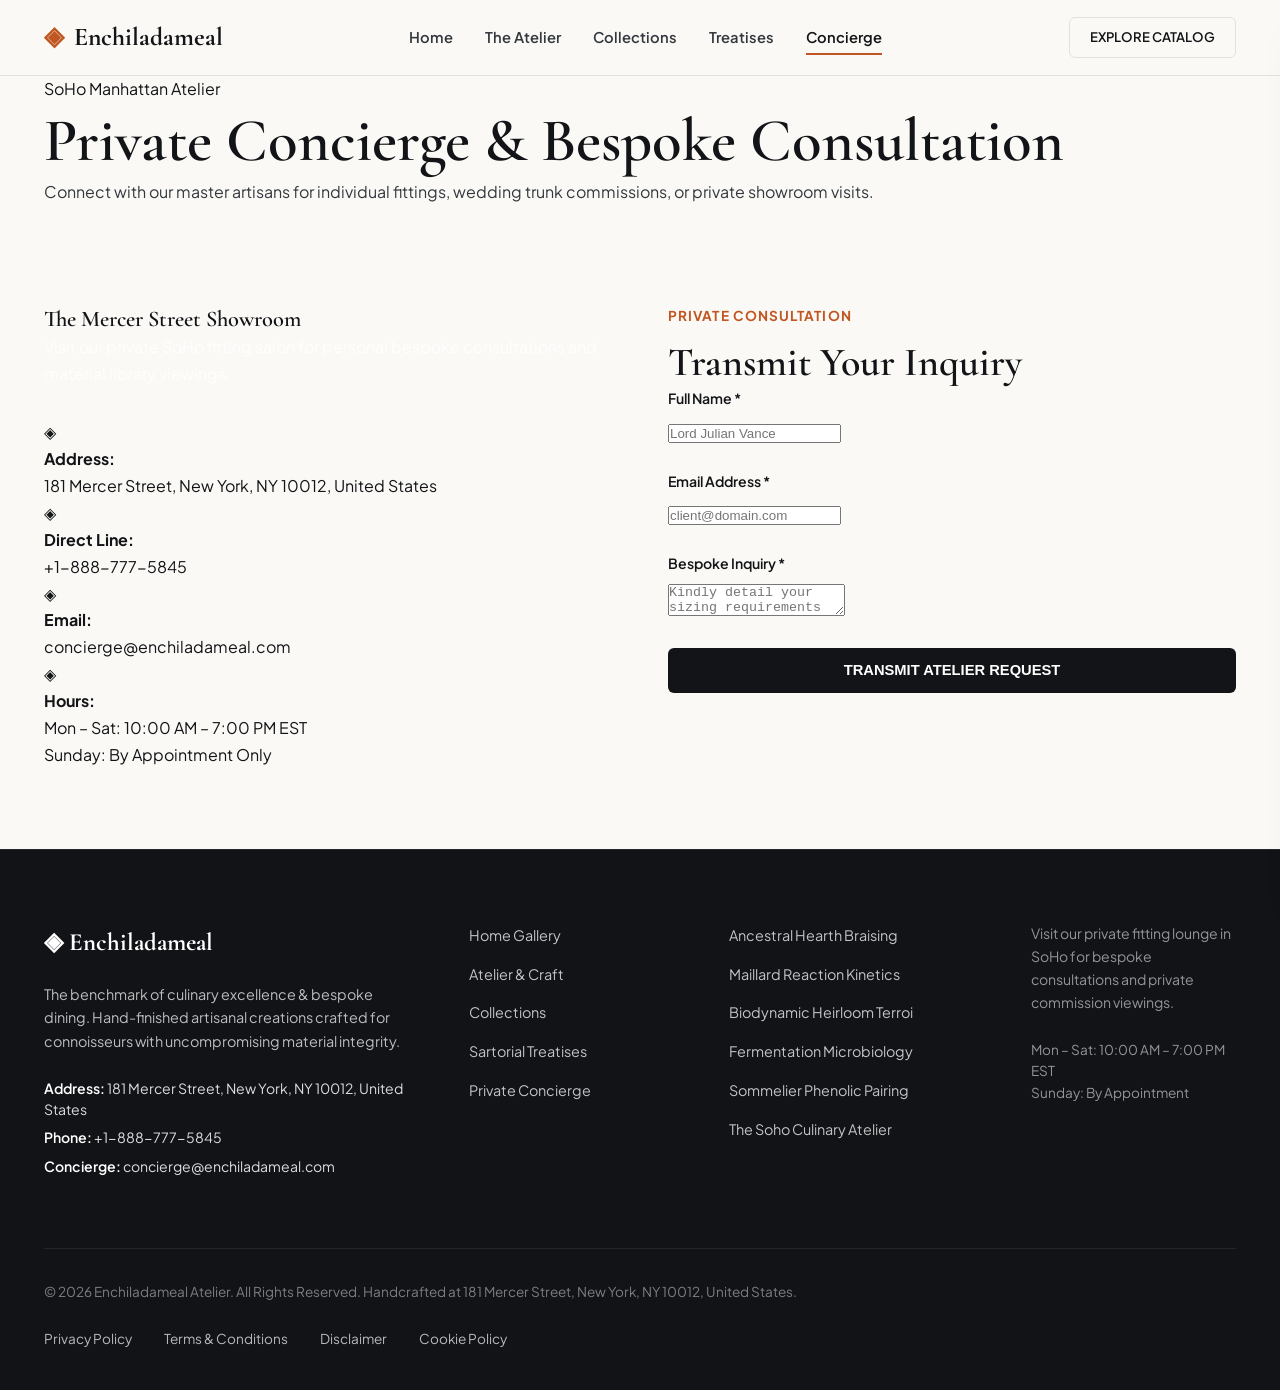
<file: contact.html>
<!DOCTYPE html>
<html lang="en">
<head>
  <meta charset="UTF-8">
  <meta name="viewport" content="width=device-width, initial-scale=1.0">
  <title>Private Concierge & Showroom Appointments — Enchiladameal</title>
  <meta name="description" content="Contact Enchiladameal at 181 Mercer Street, New York, NY 10012 or call +1-888-777-5845.">
  <link rel="canonical" href="https://enchiladameal.com/contact.html">
  <link rel="preconnect" href="https://fonts.googleapis.com">
  <link rel="preconnect" href="https://fonts.gstatic.com" crossorigin>
  <link href="https://fonts.googleapis.com/css2?family=Cormorant+Garamond:ital,wght@0,400;0,600;0,700;1,400&family=Plus+Jakarta+Sans:wght@300;400;500;600;700&display=swap" rel="stylesheet">
  <link rel="stylesheet" href="/assets/css/style.css">
  <!-- Google tag (gtag.js) -->
  <script async src="https://www.googletagmanager.com/gtag/js?id=G-0LY0HY7L01"></script>
  <script>
    window.dataLayer = window.dataLayer || [];
    function gtag(){dataLayer.push(arguments);}
    gtag('js', new Date());
    gtag('config', 'G-0LY0HY7L01');
  </script>

</head>
<body>
  <!-- Mandatory Global Site Header (Exactly 1 per page) -->
  <header class="site-header">
    <div class="header-container">
      <a href="/" class="brand-logo" aria-label="Enchiladameal Home">
        <span class="logo-mark">◈</span>
        <span class="logo-text">Enchiladameal</span>
      </a>
      <nav class="desktop-nav" aria-label="Primary Navigation">
        <a href="/" class="nav-link">Home</a>
        <a href="/about.html" class="nav-link">The Atelier</a>
        <a href="/collection.html" class="nav-link">Collections</a>
        <a href="/blog.html" class="nav-link">Treatises</a>
        <a href="/contact.html" class="nav-link active">Concierge</a>
      </nav>
      <div class="header-actions">
        <a href="/collection.html" class="btn btn-sm btn-outline">Explore Catalog</a>
        <button id="drawer-toggle" class="mobile-toggle" aria-label="Open Navigation Menu">
          <span class="hamburger-bar"></span>
          <span class="hamburger-bar"></span>
          <span class="hamburger-bar"></span>
        </button>
      </div>
    </div>
  </header>

  <!-- Mandatory Mobile Navigation Drawer (Exactly 1 per page) -->
  <div class="mobile-drawer" id="mobile-drawer" aria-hidden="true">
    <div class="drawer-header">
      <div class="drawer-brand">Enchiladameal</div>
      <button id="drawer-close" class="drawer-close-btn" aria-label="Close Navigation Menu">&times;</button>
    </div>
    <nav class="drawer-nav" aria-label="Mobile Navigation">
      <a href="/" class="drawer-link">Home</a>
      <a href="/about.html" class="drawer-link">The Atelier &amp; Craft</a>
      <a href="/collection.html" class="drawer-link">Seasonal Degustation & Culinary Menus</a>
      <a href="/blog.html" class="drawer-link">Sartorial Treatises</a>
      <a href="/contact.html" class="drawer-link active">Private Concierge</a>
    </nav>
    <div class="drawer-footer">
      <p class="drawer-contact-title">Manhattan Atelier &amp; Suite</p>
      <p class="drawer-contact-info">181 Mercer Street, New York, NY 10012, United States</p>
      <p class="drawer-contact-info">Tel: +1-888-777-5845</p>
      <p class="drawer-contact-info">Email: concierge@enchiladameal.com</p>
    </div>
  </div>
  <div id="drawer-overlay" class="drawer-overlay"></div>
  <section class="page-hero">
    <div class="container">
      <span class="hero-badge">SoHo Manhattan Atelier</span>
      <h1>Private Concierge &amp; Bespoke Consultation</h1>
      <p class="lead">Connect with our master artisans for individual fittings, wedding trunk commissions, or private showroom visits.</p>
    </div>
  </section>
  <main class="section">
    <div class="container">
      <div class="contact-grid">
        <div class="contact-info-card">
          <h3>The Mercer Street Showroom</h3>
          <p style="color: rgba(255,255,255,0.88) !important; line-height: 1.7; margin-bottom: 2rem;">Visit our private SoHo fitting salon for personal bespoke consultations and material library viewings.</p>
          <div class="contact-detail-row"><span class="contact-icon">◈</span><div><strong>Address:</strong><br>181 Mercer Street, New York, NY 10012, United States</div></div>
          <div class="contact-detail-row"><span class="contact-icon">◈</span><div><strong>Direct Line:</strong><br>+1-888-777-5845</div></div>
          <div class="contact-detail-row"><span class="contact-icon">◈</span><div><strong>Email:</strong><br>concierge@enchiladameal.com</div></div>
          <div class="contact-detail-row"><span class="contact-icon">◈</span><div><strong>Hours:</strong><br>Mon – Sat: 10:00 AM – 7:00 PM EST<br>Sunday: By Appointment Only</div></div>
        </div>
        <div>
          <div class="section-subtitle">Private Consultation</div>
          <h2>Transmit Your Inquiry</h2>
          <form id="concierge-form">
            <div class="form-group"><label for="client-name" class="form-label">Full Name *</label><input type="text" id="client-name" class="form-control" placeholder="Lord Julian Vance" required></div>
            <div class="form-group"><label for="client-email" class="form-label">Email Address *</label><input type="email" id="client-email" class="form-control" placeholder="client@domain.com" required></div>
            <div class="form-group"><label for="client-message" class="form-label">Bespoke Inquiry *</label><textarea id="client-message" class="form-control" placeholder="Kindly detail your sizing requirements or requested appointment date..." required></textarea></div>
            <button type="submit" class="btn btn-primary" style="width: 100%;">Transmit Atelier Request</button>
            <div id="form-feedback" class="form-feedback"></div>
          </form>
        </div>
      </div>
    </div>
  </main>
  <!-- Mandatory Global Site Footer (Minimalist 4-Column Horizontal Spread Layout) -->
  <footer class="site-footer">
    <div class="container">
      <div class="footer-grid">
        <div class="footer-col">
          <div class="footer-brand">◈ Enchiladameal</div>
          <p class="footer-desc">
            The benchmark of culinary excellence & bespoke dining. Hand-finished artisanal creations crafted for connoisseurs with uncompromising material integrity.
          </p>
          <div class="footer-contact-item"><strong>Address:</strong> 181 Mercer Street, New York, NY 10012, United States</div>
          <div class="footer-contact-item"><strong>Phone:</strong> +1-888-777-5845</div>
          <div class="footer-contact-item"><strong>Concierge:</strong> concierge@enchiladameal.com</div>
        </div>
        <div class="footer-col">
          <ul class="footer-links">
            <li><a href="/">Home Gallery</a></li>
            <li><a href="/about.html">Atelier &amp; Craft</a></li>
            <li><a href="/collection.html">Collections</a></li>
            <li><a href="/blog.html">Sartorial Treatises</a></li>
            <li><a href="/contact.html">Private Concierge</a></li>
          </ul>
        </div>
        <div class="footer-col">
          <ul class="footer-links">
            <li><a href="/blog/ancestral-hearth-braising-and-casserole-convection.html">Ancestral Hearth Braising</a></li>
            <li><a href="/blog/maillard-reaction-kinetics-and-umami-extraction.html">Maillard Reaction Kinetics</a></li>
            <li><a href="/blog/biodynamic-heirloom-terroir-and-microclimate-botany.html">Biodynamic Heirloom Terroi</a></li>
            <li><a href="/blog/fermentation-microbiology-and-lactic-acid-maturation.html">Fermentation Microbiology</a></li>
            <li><a href="/blog/sommelier-phenolic-pairing-and-acid-tannin-balance.html">Sommelier Phenolic Pairing</a></li>
            <li><a href="/blog/soho-culinary-atelier-service-and-banquet-hospitality.html">The Soho Culinary Atelier</a></li>
          </ul>
        </div>
        <div class="footer-col">
          <p class="footer-salon-desc">
            Visit our private fitting lounge in SoHo for bespoke consultations and private commission viewings.
          </p>
          <p class="footer-hours">
            Mon &ndash; Sat: 10:00 AM &ndash; 7:00 PM<br>EST<br>Sunday: By Appointment
          </p>
        </div>
      </div>
      <div class="footer-bottom">
        <p>&copy; 2026 Enchiladameal Atelier. All Rights Reserved. Handcrafted at 181 Mercer Street, New York, NY 10012, United States.</p>
        <div class="footer-legal-links">
          <a href="/privacy-policy.html">Privacy Policy</a>
          <a href="/terms-and-conditions.html">Terms &amp; Conditions</a>
          <a href="/disclaimer.html">Disclaimer</a>
          <a href="/cookie-policy.html">Cookie Policy</a>
        </div>
      </div>
    </div>
  </footer>
  <script src="/assets/js/main.js"></script>
</body>
</html>
</file>
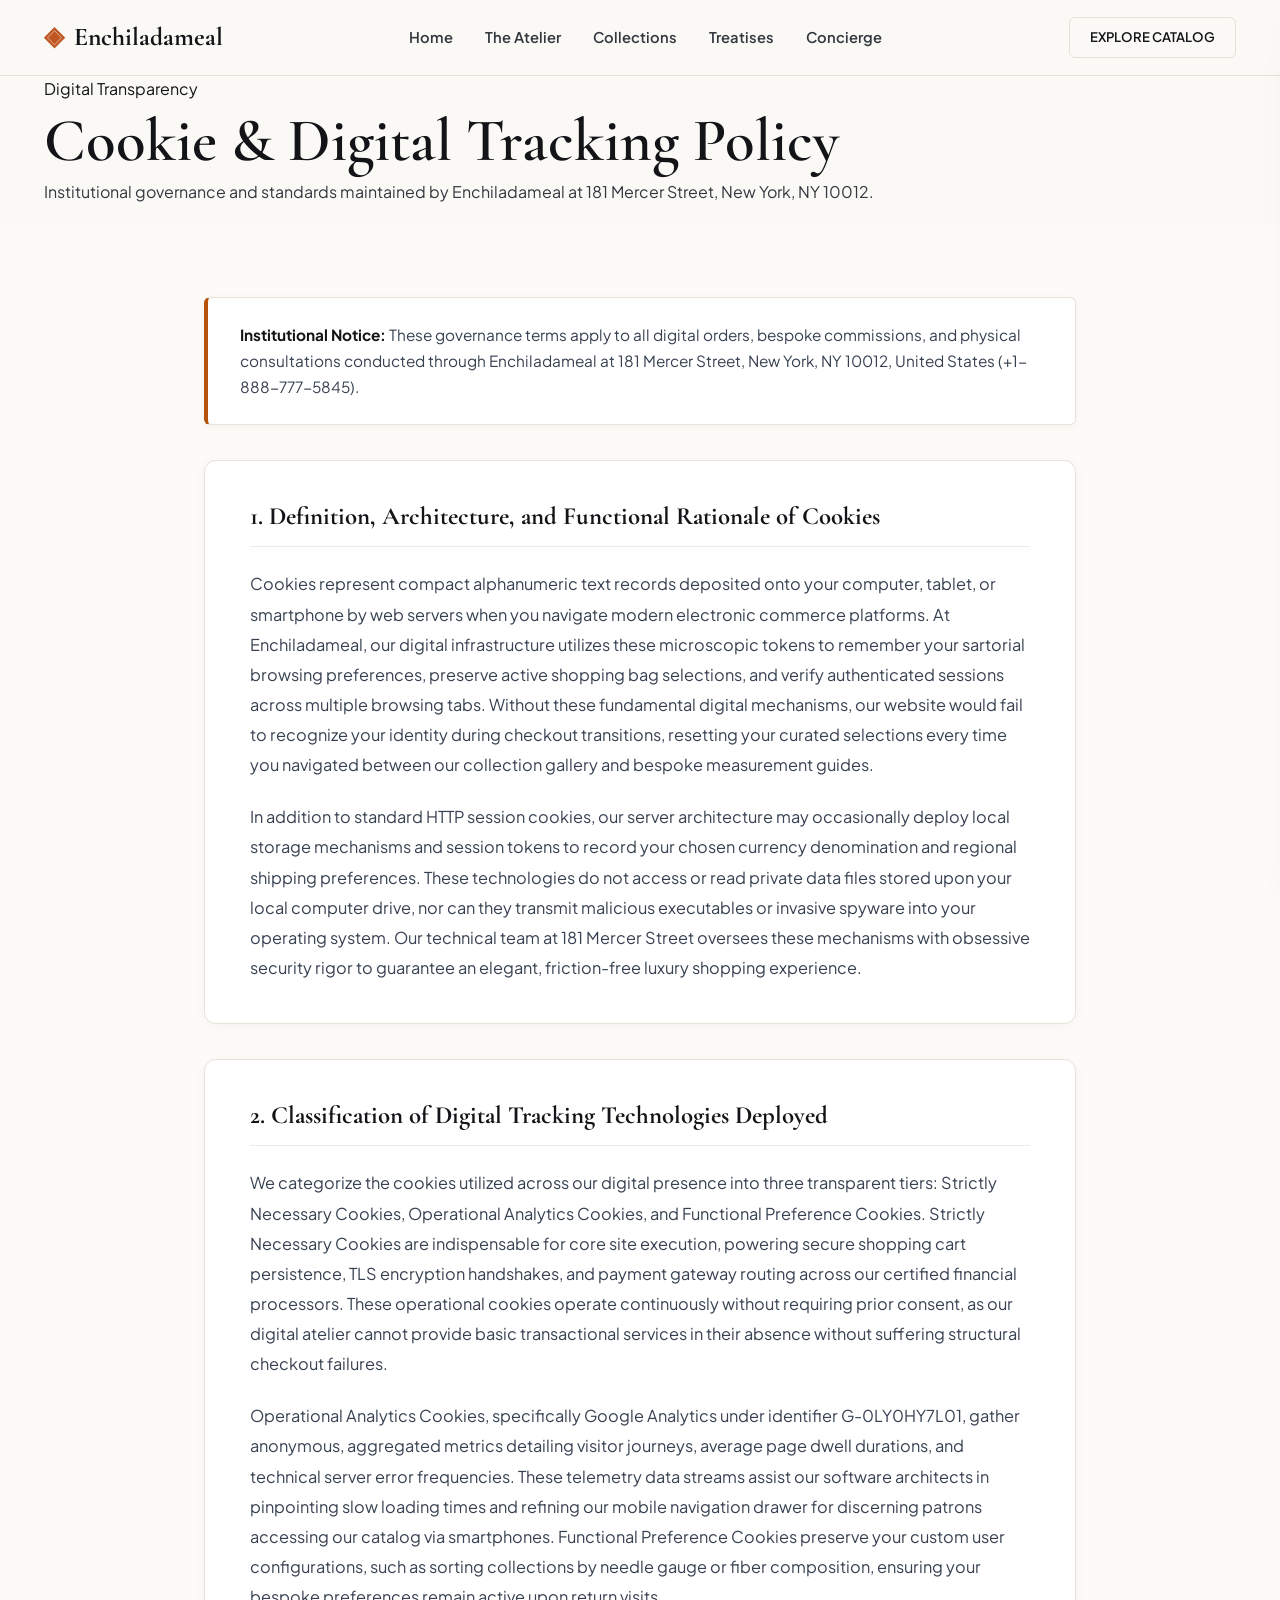
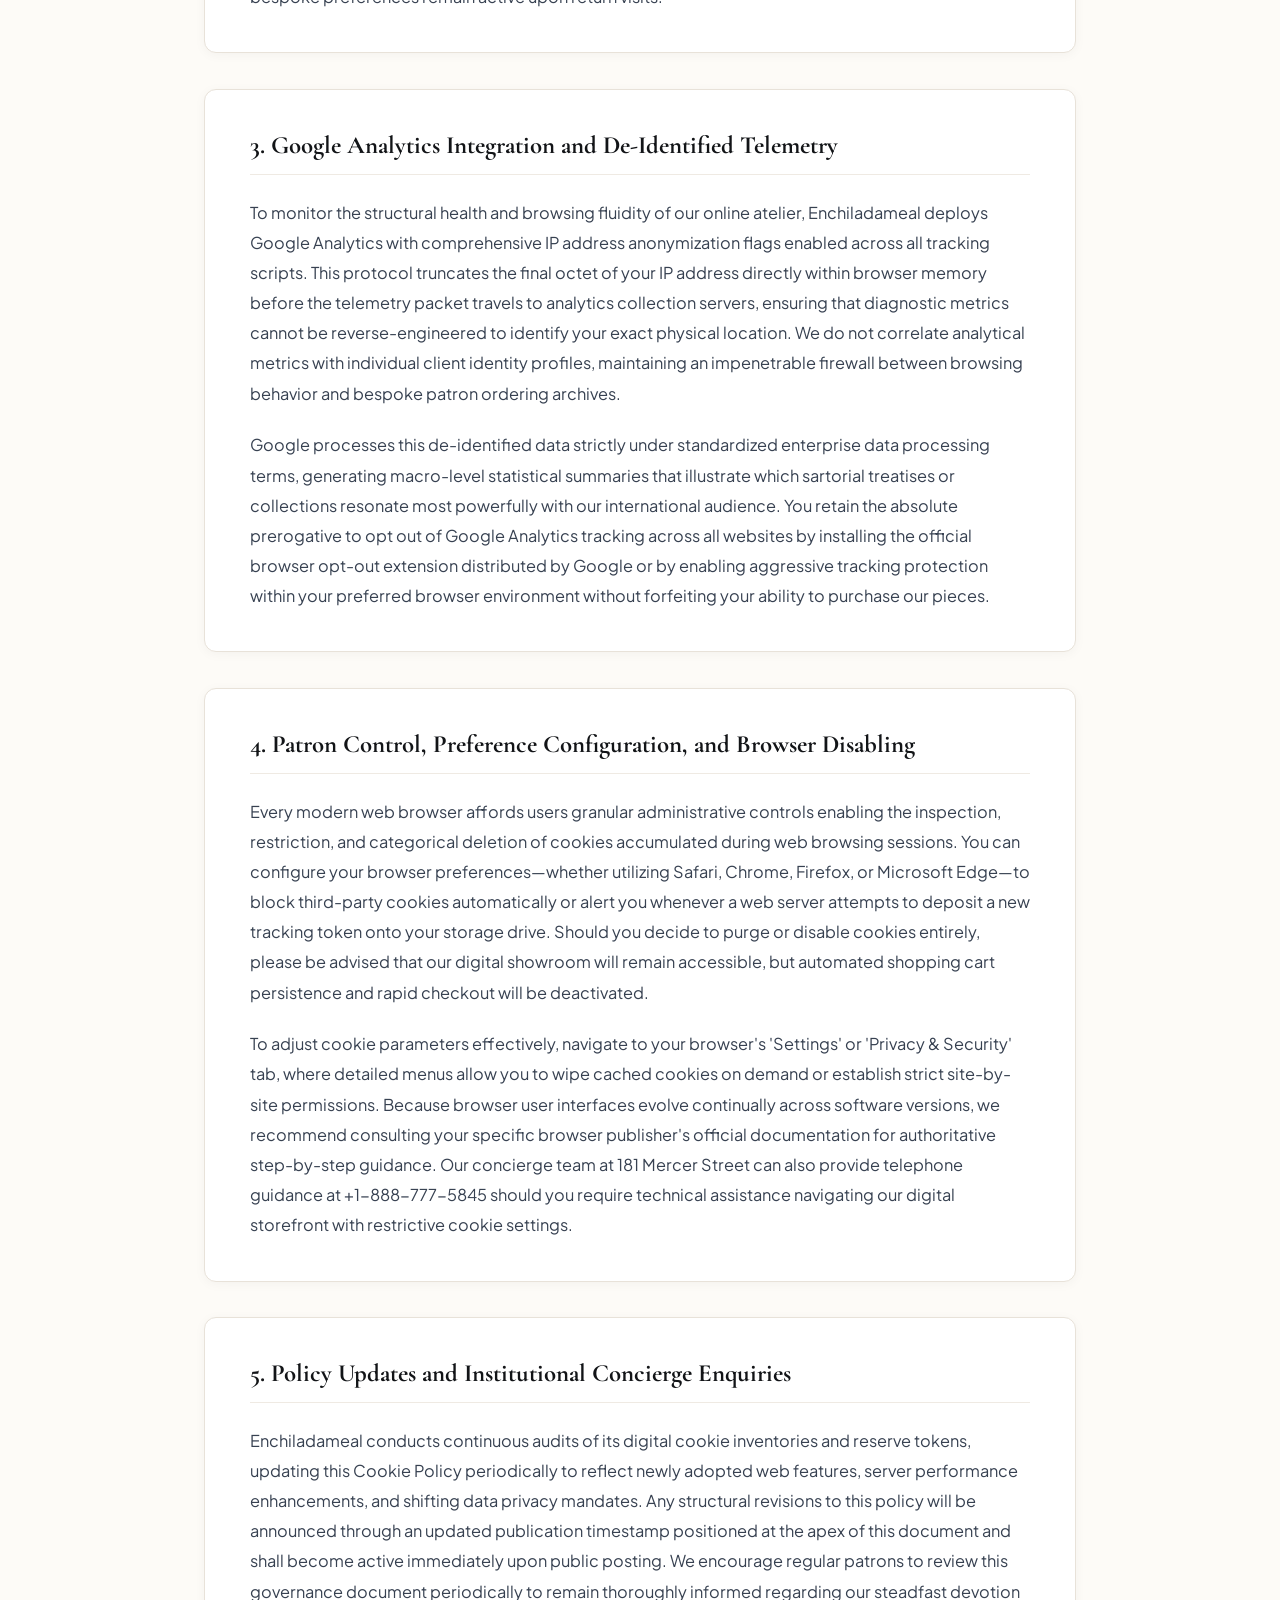
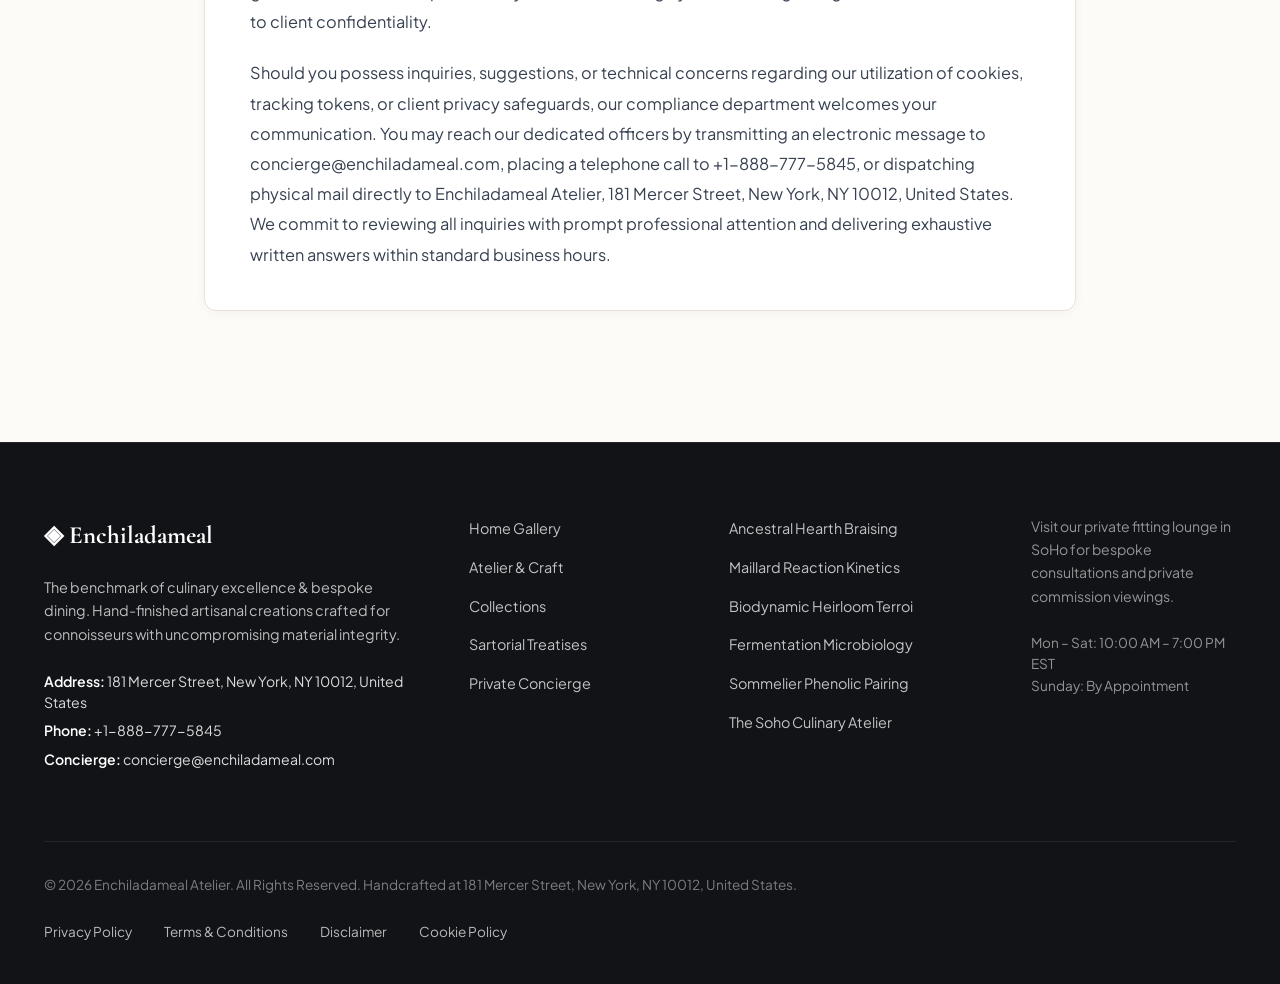
<file: cookie-policy.html>
<!DOCTYPE html>
<html lang="en">
<head>
  <meta charset="UTF-8">
  <meta name="viewport" content="width=device-width, initial-scale=1.0">
  <title>Cookie & Digital Tracking Policy — Enchiladameal</title>
  <meta name="description" content="Official Cookie & Digital Tracking Policy for Enchiladameal at 181 Mercer Street, New York.">
  <link rel="canonical" href="https://enchiladameal.com/cookie-policy.html">
  <link rel="preconnect" href="https://fonts.googleapis.com">
  <link rel="preconnect" href="https://fonts.gstatic.com" crossorigin>
  <link href="https://fonts.googleapis.com/css2?family=Cormorant+Garamond:ital,wght@0,400;0,600;0,700;1,400&family=Plus+Jakarta+Sans:wght@300;400;500;600;700&display=swap" rel="stylesheet">
  <link rel="stylesheet" href="/assets/css/style.css">
  <!-- Google tag (gtag.js) -->
  <script async src="https://www.googletagmanager.com/gtag/js?id=G-0LY0HY7L01"></script>
  <script>
    window.dataLayer = window.dataLayer || [];
    function gtag(){dataLayer.push(arguments);}
    gtag('js', new Date());
    gtag('config', 'G-0LY0HY7L01');
  </script>

</head>
<body>
  <!-- Mandatory Global Site Header (Exactly 1 per page) -->
  <header class="site-header">
    <div class="header-container">
      <a href="/" class="brand-logo" aria-label="Enchiladameal Home">
        <span class="logo-mark">◈</span>
        <span class="logo-text">Enchiladameal</span>
      </a>
      <nav class="desktop-nav" aria-label="Primary Navigation">
        <a href="/" class="nav-link">Home</a>
        <a href="/about.html" class="nav-link">The Atelier</a>
        <a href="/collection.html" class="nav-link">Collections</a>
        <a href="/blog.html" class="nav-link">Treatises</a>
        <a href="/contact.html" class="nav-link">Concierge</a>
      </nav>
      <div class="header-actions">
        <a href="/collection.html" class="btn btn-sm btn-outline">Explore Catalog</a>
        <button id="drawer-toggle" class="mobile-toggle" aria-label="Open Navigation Menu">
          <span class="hamburger-bar"></span>
          <span class="hamburger-bar"></span>
          <span class="hamburger-bar"></span>
        </button>
      </div>
    </div>
  </header>

  <!-- Mandatory Mobile Navigation Drawer (Exactly 1 per page) -->
  <div class="mobile-drawer" id="mobile-drawer" aria-hidden="true">
    <div class="drawer-header">
      <div class="drawer-brand">Enchiladameal</div>
      <button id="drawer-close" class="drawer-close-btn" aria-label="Close Navigation Menu">&times;</button>
    </div>
    <nav class="drawer-nav" aria-label="Mobile Navigation">
      <a href="/" class="drawer-link">Home</a>
      <a href="/about.html" class="drawer-link">The Atelier &amp; Craft</a>
      <a href="/collection.html" class="drawer-link">Seasonal Degustation & Culinary Menus</a>
      <a href="/blog.html" class="drawer-link">Sartorial Treatises</a>
      <a href="/contact.html" class="drawer-link">Private Concierge</a>
    </nav>
    <div class="drawer-footer">
      <p class="drawer-contact-title">Manhattan Atelier &amp; Suite</p>
      <p class="drawer-contact-info">181 Mercer Street, New York, NY 10012, United States</p>
      <p class="drawer-contact-info">Tel: +1-888-777-5845</p>
      <p class="drawer-contact-info">Email: concierge@enchiladameal.com</p>
    </div>
  </div>
  <div id="drawer-overlay" class="drawer-overlay"></div>
  <section class="page-hero">
    <div class="container">
      <span class="hero-badge">Digital Transparency</span>
      <h1>Cookie & Digital Tracking Policy</h1>
      <p class="lead">Institutional governance and standards maintained by Enchiladameal at 181 Mercer Street, New York, NY 10012.</p>
    </div>
  </section>
  <main class="policy-page-wrapper">
    <div class="policy-container">
      <div class="policy-box">
        <strong>Institutional Notice:</strong> These governance terms apply to all digital orders, bespoke commissions, and physical consultations conducted through Enchiladameal at 181 Mercer Street, New York, NY 10012, United States (+1-888-777-5845).
      </div>      <article class="policy-block">
        <h2>1. Definition, Architecture, and Functional Rationale of Cookies</h2>        <p class="policy-p">Cookies represent compact alphanumeric text records deposited onto your computer, tablet, or smartphone by web servers when you navigate modern electronic commerce platforms. At Enchiladameal, our digital infrastructure utilizes these microscopic tokens to remember your sartorial browsing preferences, preserve active shopping bag selections, and verify authenticated sessions across multiple browsing tabs. Without these fundamental digital mechanisms, our website would fail to recognize your identity during checkout transitions, resetting your curated selections every time you navigated between our collection gallery and bespoke measurement guides.</p>        <p class="policy-p">In addition to standard HTTP session cookies, our server architecture may occasionally deploy local storage mechanisms and session tokens to record your chosen currency denomination and regional shipping preferences. These technologies do not access or read private data files stored upon your local computer drive, nor can they transmit malicious executables or invasive spyware into your operating system. Our technical team at 181 Mercer Street oversees these mechanisms with obsessive security rigor to guarantee an elegant, friction-free luxury shopping experience.</p>      </article>      <article class="policy-block">
        <h2>2. Classification of Digital Tracking Technologies Deployed</h2>        <p class="policy-p">We categorize the cookies utilized across our digital presence into three transparent tiers: Strictly Necessary Cookies, Operational Analytics Cookies, and Functional Preference Cookies. Strictly Necessary Cookies are indispensable for core site execution, powering secure shopping cart persistence, TLS encryption handshakes, and payment gateway routing across our certified financial processors. These operational cookies operate continuously without requiring prior consent, as our digital atelier cannot provide basic transactional services in their absence without suffering structural checkout failures.</p>        <p class="policy-p">Operational Analytics Cookies, specifically Google Analytics under identifier G-0LY0HY7L01, gather anonymous, aggregated metrics detailing visitor journeys, average page dwell durations, and technical server error frequencies. These telemetry data streams assist our software architects in pinpointing slow loading times and refining our mobile navigation drawer for discerning patrons accessing our catalog via smartphones. Functional Preference Cookies preserve your custom user configurations, such as sorting collections by needle gauge or fiber composition, ensuring your bespoke preferences remain active upon return visits.</p>      </article>      <article class="policy-block">
        <h2>3. Google Analytics Integration and De-Identified Telemetry</h2>        <p class="policy-p">To monitor the structural health and browsing fluidity of our online atelier, Enchiladameal deploys Google Analytics with comprehensive IP address anonymization flags enabled across all tracking scripts. This protocol truncates the final octet of your IP address directly within browser memory before the telemetry packet travels to analytics collection servers, ensuring that diagnostic metrics cannot be reverse-engineered to identify your exact physical location. We do not correlate analytical metrics with individual client identity profiles, maintaining an impenetrable firewall between browsing behavior and bespoke patron ordering archives.</p>        <p class="policy-p">Google processes this de-identified data strictly under standardized enterprise data processing terms, generating macro-level statistical summaries that illustrate which sartorial treatises or collections resonate most powerfully with our international audience. You retain the absolute prerogative to opt out of Google Analytics tracking across all websites by installing the official browser opt-out extension distributed by Google or by enabling aggressive tracking protection within your preferred browser environment without forfeiting your ability to purchase our pieces.</p>      </article>      <article class="policy-block">
        <h2>4. Patron Control, Preference Configuration, and Browser Disabling</h2>        <p class="policy-p">Every modern web browser affords users granular administrative controls enabling the inspection, restriction, and categorical deletion of cookies accumulated during web browsing sessions. You can configure your browser preferences—whether utilizing Safari, Chrome, Firefox, or Microsoft Edge—to block third-party cookies automatically or alert you whenever a web server attempts to deposit a new tracking token onto your storage drive. Should you decide to purge or disable cookies entirely, please be advised that our digital showroom will remain accessible, but automated shopping cart persistence and rapid checkout will be deactivated.</p>        <p class="policy-p">To adjust cookie parameters effectively, navigate to your browser's 'Settings' or 'Privacy & Security' tab, where detailed menus allow you to wipe cached cookies on demand or establish strict site-by-site permissions. Because browser user interfaces evolve continually across software versions, we recommend consulting your specific browser publisher's official documentation for authoritative step-by-step guidance. Our concierge team at 181 Mercer Street can also provide telephone guidance at +1-888-777-5845 should you require technical assistance navigating our digital storefront with restrictive cookie settings.</p>      </article>      <article class="policy-block">
        <h2>5. Policy Updates and Institutional Concierge Enquiries</h2>        <p class="policy-p">Enchiladameal conducts continuous audits of its digital cookie inventories and reserve tokens, updating this Cookie Policy periodically to reflect newly adopted web features, server performance enhancements, and shifting data privacy mandates. Any structural revisions to this policy will be announced through an updated publication timestamp positioned at the apex of this document and shall become active immediately upon public posting. We encourage regular patrons to review this governance document periodically to remain thoroughly informed regarding our steadfast devotion to client confidentiality.</p>        <p class="policy-p">Should you possess inquiries, suggestions, or technical concerns regarding our utilization of cookies, tracking tokens, or client privacy safeguards, our compliance department welcomes your communication. You may reach our dedicated officers by transmitting an electronic message to concierge@enchiladameal.com, placing a telephone call to +1-888-777-5845, or dispatching physical mail directly to Enchiladameal Atelier, 181 Mercer Street, New York, NY 10012, United States. We commit to reviewing all inquiries with prompt professional attention and delivering exhaustive written answers within standard business hours.</p>      </article>    </div>
  </main>
  <!-- Mandatory Global Site Footer (Minimalist 4-Column Horizontal Spread Layout) -->
  <footer class="site-footer">
    <div class="container">
      <div class="footer-grid">
        <div class="footer-col">
          <div class="footer-brand">◈ Enchiladameal</div>
          <p class="footer-desc">
            The benchmark of culinary excellence & bespoke dining. Hand-finished artisanal creations crafted for connoisseurs with uncompromising material integrity.
          </p>
          <div class="footer-contact-item"><strong>Address:</strong> 181 Mercer Street, New York, NY 10012, United States</div>
          <div class="footer-contact-item"><strong>Phone:</strong> +1-888-777-5845</div>
          <div class="footer-contact-item"><strong>Concierge:</strong> concierge@enchiladameal.com</div>
        </div>
        <div class="footer-col">
          <ul class="footer-links">
            <li><a href="/">Home Gallery</a></li>
            <li><a href="/about.html">Atelier &amp; Craft</a></li>
            <li><a href="/collection.html">Collections</a></li>
            <li><a href="/blog.html">Sartorial Treatises</a></li>
            <li><a href="/contact.html">Private Concierge</a></li>
          </ul>
        </div>
        <div class="footer-col">
          <ul class="footer-links">
            <li><a href="/blog/ancestral-hearth-braising-and-casserole-convection.html">Ancestral Hearth Braising</a></li>
            <li><a href="/blog/maillard-reaction-kinetics-and-umami-extraction.html">Maillard Reaction Kinetics</a></li>
            <li><a href="/blog/biodynamic-heirloom-terroir-and-microclimate-botany.html">Biodynamic Heirloom Terroi</a></li>
            <li><a href="/blog/fermentation-microbiology-and-lactic-acid-maturation.html">Fermentation Microbiology</a></li>
            <li><a href="/blog/sommelier-phenolic-pairing-and-acid-tannin-balance.html">Sommelier Phenolic Pairing</a></li>
            <li><a href="/blog/soho-culinary-atelier-service-and-banquet-hospitality.html">The Soho Culinary Atelier</a></li>
          </ul>
        </div>
        <div class="footer-col">
          <p class="footer-salon-desc">
            Visit our private fitting lounge in SoHo for bespoke consultations and private commission viewings.
          </p>
          <p class="footer-hours">
            Mon &ndash; Sat: 10:00 AM &ndash; 7:00 PM<br>EST<br>Sunday: By Appointment
          </p>
        </div>
      </div>
      <div class="footer-bottom">
        <p>&copy; 2026 Enchiladameal Atelier. All Rights Reserved. Handcrafted at 181 Mercer Street, New York, NY 10012, United States.</p>
        <div class="footer-legal-links">
          <a href="/privacy-policy.html">Privacy Policy</a>
          <a href="/terms-and-conditions.html">Terms &amp; Conditions</a>
          <a href="/disclaimer.html">Disclaimer</a>
          <a href="/cookie-policy.html">Cookie Policy</a>
        </div>
      </div>
    </div>
  </footer>
  <script src="/assets/js/main.js"></script>
</body>
</html>
</file>
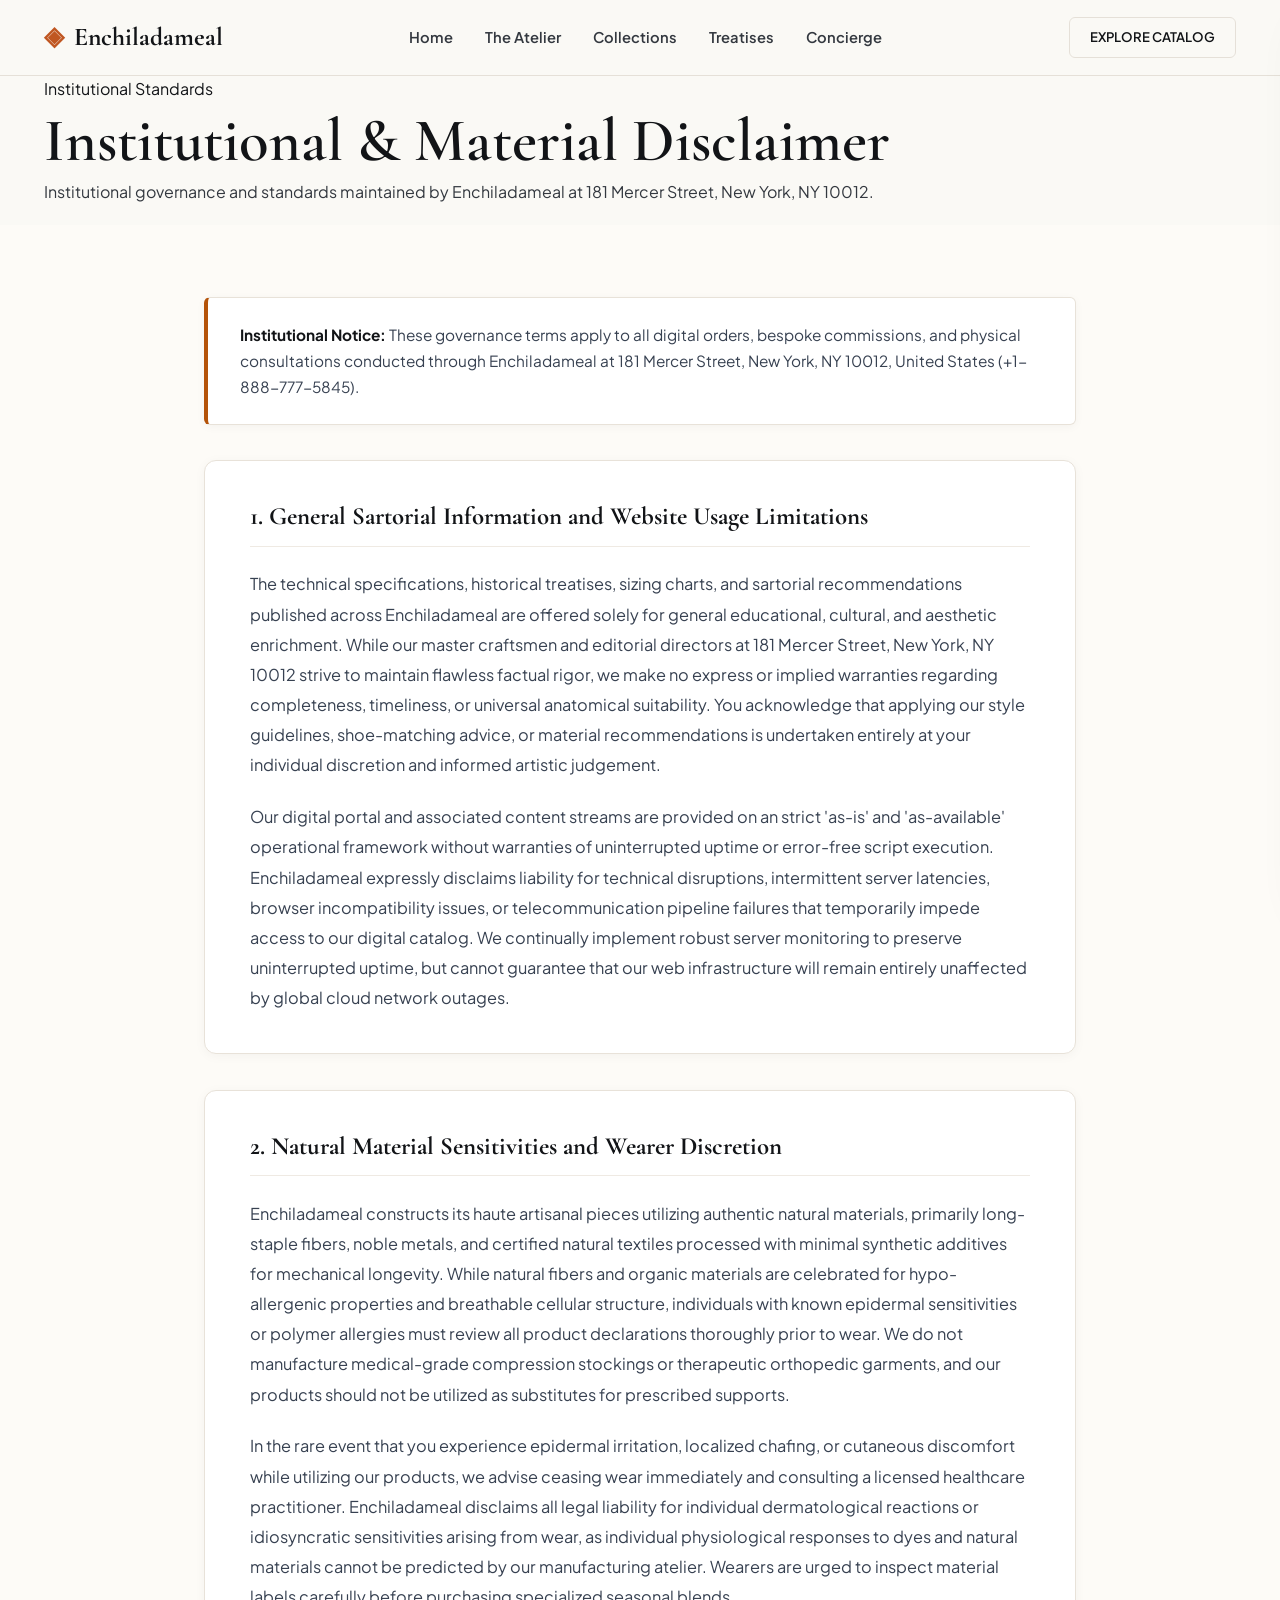
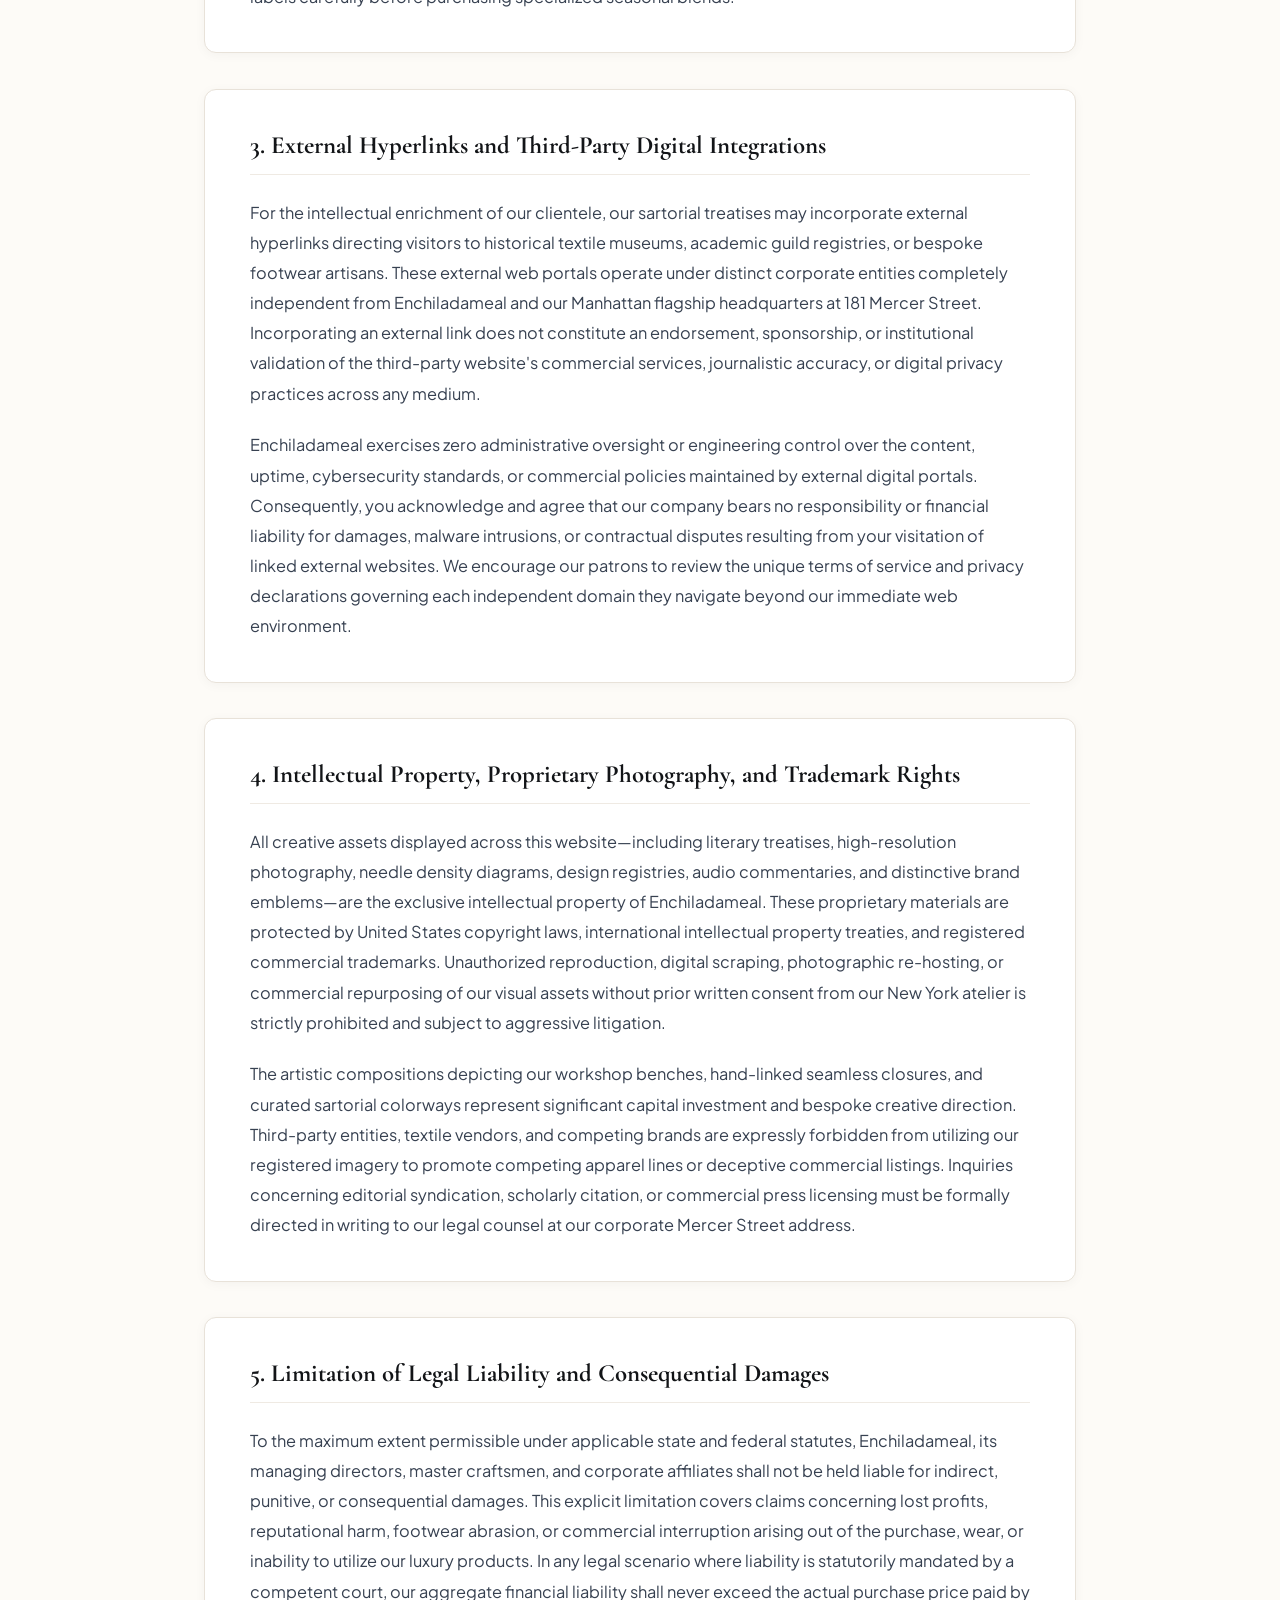
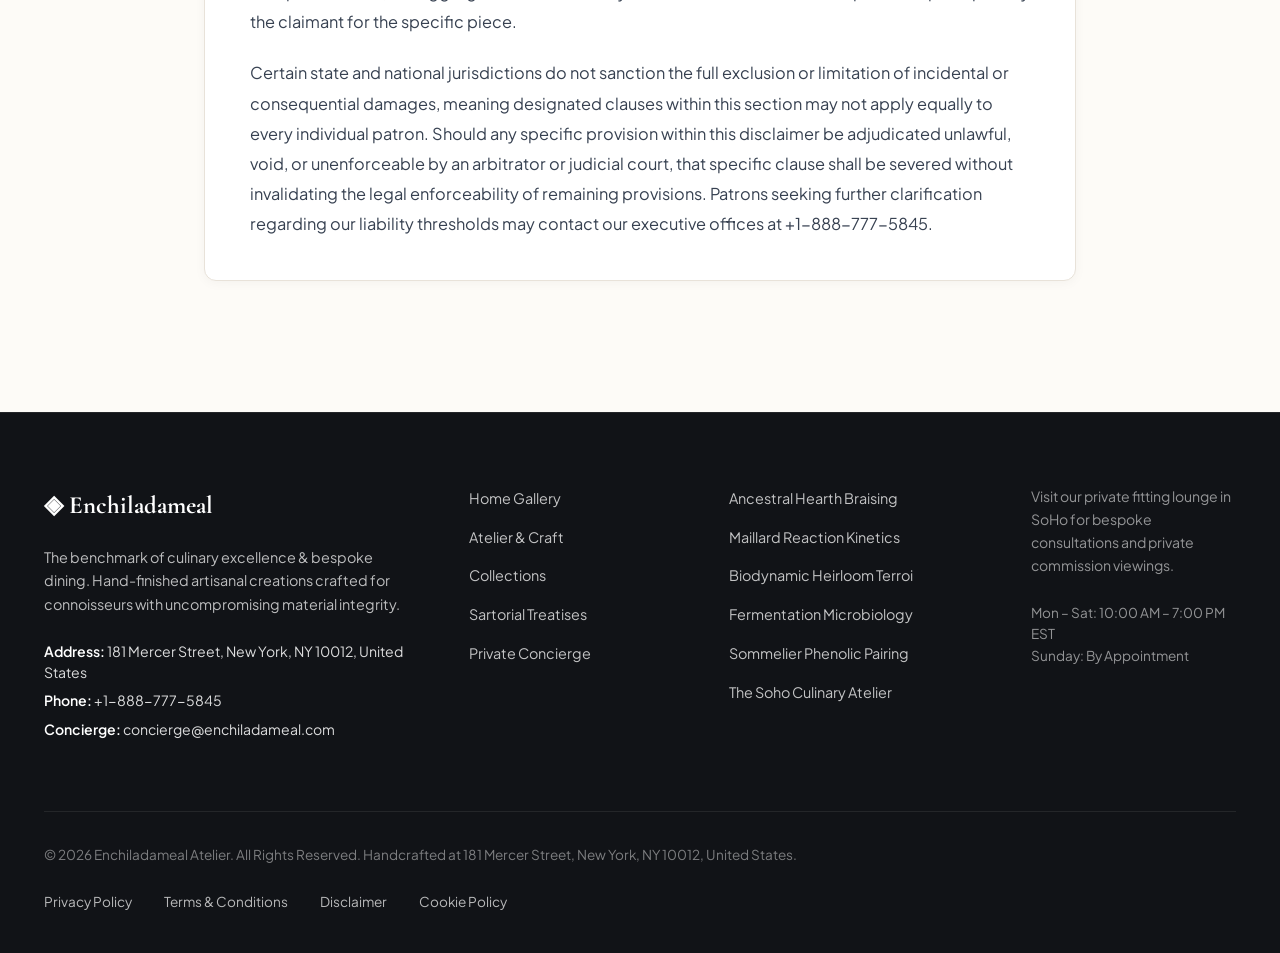
<file: disclaimer.html>
<!DOCTYPE html>
<html lang="en">
<head>
  <meta charset="UTF-8">
  <meta name="viewport" content="width=device-width, initial-scale=1.0">
  <title>Institutional & Material Disclaimer — Enchiladameal</title>
  <meta name="description" content="Official Institutional & Material Disclaimer for Enchiladameal at 181 Mercer Street, New York.">
  <link rel="canonical" href="https://enchiladameal.com/disclaimer.html">
  <link rel="preconnect" href="https://fonts.googleapis.com">
  <link rel="preconnect" href="https://fonts.gstatic.com" crossorigin>
  <link href="https://fonts.googleapis.com/css2?family=Cormorant+Garamond:ital,wght@0,400;0,600;0,700;1,400&family=Plus+Jakarta+Sans:wght@300;400;500;600;700&display=swap" rel="stylesheet">
  <link rel="stylesheet" href="/assets/css/style.css">
  <!-- Google tag (gtag.js) -->
  <script async src="https://www.googletagmanager.com/gtag/js?id=G-0LY0HY7L01"></script>
  <script>
    window.dataLayer = window.dataLayer || [];
    function gtag(){dataLayer.push(arguments);}
    gtag('js', new Date());
    gtag('config', 'G-0LY0HY7L01');
  </script>

</head>
<body>
  <!-- Mandatory Global Site Header (Exactly 1 per page) -->
  <header class="site-header">
    <div class="header-container">
      <a href="/" class="brand-logo" aria-label="Enchiladameal Home">
        <span class="logo-mark">◈</span>
        <span class="logo-text">Enchiladameal</span>
      </a>
      <nav class="desktop-nav" aria-label="Primary Navigation">
        <a href="/" class="nav-link">Home</a>
        <a href="/about.html" class="nav-link">The Atelier</a>
        <a href="/collection.html" class="nav-link">Collections</a>
        <a href="/blog.html" class="nav-link">Treatises</a>
        <a href="/contact.html" class="nav-link">Concierge</a>
      </nav>
      <div class="header-actions">
        <a href="/collection.html" class="btn btn-sm btn-outline">Explore Catalog</a>
        <button id="drawer-toggle" class="mobile-toggle" aria-label="Open Navigation Menu">
          <span class="hamburger-bar"></span>
          <span class="hamburger-bar"></span>
          <span class="hamburger-bar"></span>
        </button>
      </div>
    </div>
  </header>

  <!-- Mandatory Mobile Navigation Drawer (Exactly 1 per page) -->
  <div class="mobile-drawer" id="mobile-drawer" aria-hidden="true">
    <div class="drawer-header">
      <div class="drawer-brand">Enchiladameal</div>
      <button id="drawer-close" class="drawer-close-btn" aria-label="Close Navigation Menu">&times;</button>
    </div>
    <nav class="drawer-nav" aria-label="Mobile Navigation">
      <a href="/" class="drawer-link">Home</a>
      <a href="/about.html" class="drawer-link">The Atelier &amp; Craft</a>
      <a href="/collection.html" class="drawer-link">Seasonal Degustation & Culinary Menus</a>
      <a href="/blog.html" class="drawer-link">Sartorial Treatises</a>
      <a href="/contact.html" class="drawer-link">Private Concierge</a>
    </nav>
    <div class="drawer-footer">
      <p class="drawer-contact-title">Manhattan Atelier &amp; Suite</p>
      <p class="drawer-contact-info">181 Mercer Street, New York, NY 10012, United States</p>
      <p class="drawer-contact-info">Tel: +1-888-777-5845</p>
      <p class="drawer-contact-info">Email: concierge@enchiladameal.com</p>
    </div>
  </div>
  <div id="drawer-overlay" class="drawer-overlay"></div>
  <section class="page-hero">
    <div class="container">
      <span class="hero-badge">Institutional Standards</span>
      <h1>Institutional & Material Disclaimer</h1>
      <p class="lead">Institutional governance and standards maintained by Enchiladameal at 181 Mercer Street, New York, NY 10012.</p>
    </div>
  </section>
  <main class="policy-page-wrapper">
    <div class="policy-container">
      <div class="policy-box">
        <strong>Institutional Notice:</strong> These governance terms apply to all digital orders, bespoke commissions, and physical consultations conducted through Enchiladameal at 181 Mercer Street, New York, NY 10012, United States (+1-888-777-5845).
      </div>      <article class="policy-block">
        <h2>1. General Sartorial Information and Website Usage Limitations</h2>        <p class="policy-p">The technical specifications, historical treatises, sizing charts, and sartorial recommendations published across Enchiladameal are offered solely for general educational, cultural, and aesthetic enrichment. While our master craftsmen and editorial directors at 181 Mercer Street, New York, NY 10012 strive to maintain flawless factual rigor, we make no express or implied warranties regarding completeness, timeliness, or universal anatomical suitability. You acknowledge that applying our style guidelines, shoe-matching advice, or material recommendations is undertaken entirely at your individual discretion and informed artistic judgement.</p>        <p class="policy-p">Our digital portal and associated content streams are provided on an strict 'as-is' and 'as-available' operational framework without warranties of uninterrupted uptime or error-free script execution. Enchiladameal expressly disclaims liability for technical disruptions, intermittent server latencies, browser incompatibility issues, or telecommunication pipeline failures that temporarily impede access to our digital catalog. We continually implement robust server monitoring to preserve uninterrupted uptime, but cannot guarantee that our web infrastructure will remain entirely unaffected by global cloud network outages.</p>      </article>      <article class="policy-block">
        <h2>2. Natural Material Sensitivities and Wearer Discretion</h2>        <p class="policy-p">Enchiladameal constructs its haute artisanal pieces utilizing authentic natural materials, primarily long-staple fibers, noble metals, and certified natural textiles processed with minimal synthetic additives for mechanical longevity. While natural fibers and organic materials are celebrated for hypo-allergenic properties and breathable cellular structure, individuals with known epidermal sensitivities or polymer allergies must review all product declarations thoroughly prior to wear. We do not manufacture medical-grade compression stockings or therapeutic orthopedic garments, and our products should not be utilized as substitutes for prescribed supports.</p>        <p class="policy-p">In the rare event that you experience epidermal irritation, localized chafing, or cutaneous discomfort while utilizing our products, we advise ceasing wear immediately and consulting a licensed healthcare practitioner. Enchiladameal disclaims all legal liability for individual dermatological reactions or idiosyncratic sensitivities arising from wear, as individual physiological responses to dyes and natural materials cannot be predicted by our manufacturing atelier. Wearers are urged to inspect material labels carefully before purchasing specialized seasonal blends.</p>      </article>      <article class="policy-block">
        <h2>3. External Hyperlinks and Third-Party Digital Integrations</h2>        <p class="policy-p">For the intellectual enrichment of our clientele, our sartorial treatises may incorporate external hyperlinks directing visitors to historical textile museums, academic guild registries, or bespoke footwear artisans. These external web portals operate under distinct corporate entities completely independent from Enchiladameal and our Manhattan flagship headquarters at 181 Mercer Street. Incorporating an external link does not constitute an endorsement, sponsorship, or institutional validation of the third-party website's commercial services, journalistic accuracy, or digital privacy practices across any medium.</p>        <p class="policy-p">Enchiladameal exercises zero administrative oversight or engineering control over the content, uptime, cybersecurity standards, or commercial policies maintained by external digital portals. Consequently, you acknowledge and agree that our company bears no responsibility or financial liability for damages, malware intrusions, or contractual disputes resulting from your visitation of linked external websites. We encourage our patrons to review the unique terms of service and privacy declarations governing each independent domain they navigate beyond our immediate web environment.</p>      </article>      <article class="policy-block">
        <h2>4. Intellectual Property, Proprietary Photography, and Trademark Rights</h2>        <p class="policy-p">All creative assets displayed across this website—including literary treatises, high-resolution photography, needle density diagrams, design registries, audio commentaries, and distinctive brand emblems—are the exclusive intellectual property of Enchiladameal. These proprietary materials are protected by United States copyright laws, international intellectual property treaties, and registered commercial trademarks. Unauthorized reproduction, digital scraping, photographic re-hosting, or commercial repurposing of our visual assets without prior written consent from our New York atelier is strictly prohibited and subject to aggressive litigation.</p>        <p class="policy-p">The artistic compositions depicting our workshop benches, hand-linked seamless closures, and curated sartorial colorways represent significant capital investment and bespoke creative direction. Third-party entities, textile vendors, and competing brands are expressly forbidden from utilizing our registered imagery to promote competing apparel lines or deceptive commercial listings. Inquiries concerning editorial syndication, scholarly citation, or commercial press licensing must be formally directed in writing to our legal counsel at our corporate Mercer Street address.</p>      </article>      <article class="policy-block">
        <h2>5. Limitation of Legal Liability and Consequential Damages</h2>        <p class="policy-p">To the maximum extent permissible under applicable state and federal statutes, Enchiladameal, its managing directors, master craftsmen, and corporate affiliates shall not be held liable for indirect, punitive, or consequential damages. This explicit limitation covers claims concerning lost profits, reputational harm, footwear abrasion, or commercial interruption arising out of the purchase, wear, or inability to utilize our luxury products. In any legal scenario where liability is statutorily mandated by a competent court, our aggregate financial liability shall never exceed the actual purchase price paid by the claimant for the specific piece.</p>        <p class="policy-p">Certain state and national jurisdictions do not sanction the full exclusion or limitation of incidental or consequential damages, meaning designated clauses within this section may not apply equally to every individual patron. Should any specific provision within this disclaimer be adjudicated unlawful, void, or unenforceable by an arbitrator or judicial court, that specific clause shall be severed without invalidating the legal enforceability of remaining provisions. Patrons seeking further clarification regarding our liability thresholds may contact our executive offices at +1-888-777-5845.</p>      </article>    </div>
  </main>
  <!-- Mandatory Global Site Footer (Minimalist 4-Column Horizontal Spread Layout) -->
  <footer class="site-footer">
    <div class="container">
      <div class="footer-grid">
        <div class="footer-col">
          <div class="footer-brand">◈ Enchiladameal</div>
          <p class="footer-desc">
            The benchmark of culinary excellence & bespoke dining. Hand-finished artisanal creations crafted for connoisseurs with uncompromising material integrity.
          </p>
          <div class="footer-contact-item"><strong>Address:</strong> 181 Mercer Street, New York, NY 10012, United States</div>
          <div class="footer-contact-item"><strong>Phone:</strong> +1-888-777-5845</div>
          <div class="footer-contact-item"><strong>Concierge:</strong> concierge@enchiladameal.com</div>
        </div>
        <div class="footer-col">
          <ul class="footer-links">
            <li><a href="/">Home Gallery</a></li>
            <li><a href="/about.html">Atelier &amp; Craft</a></li>
            <li><a href="/collection.html">Collections</a></li>
            <li><a href="/blog.html">Sartorial Treatises</a></li>
            <li><a href="/contact.html">Private Concierge</a></li>
          </ul>
        </div>
        <div class="footer-col">
          <ul class="footer-links">
            <li><a href="/blog/ancestral-hearth-braising-and-casserole-convection.html">Ancestral Hearth Braising</a></li>
            <li><a href="/blog/maillard-reaction-kinetics-and-umami-extraction.html">Maillard Reaction Kinetics</a></li>
            <li><a href="/blog/biodynamic-heirloom-terroir-and-microclimate-botany.html">Biodynamic Heirloom Terroi</a></li>
            <li><a href="/blog/fermentation-microbiology-and-lactic-acid-maturation.html">Fermentation Microbiology</a></li>
            <li><a href="/blog/sommelier-phenolic-pairing-and-acid-tannin-balance.html">Sommelier Phenolic Pairing</a></li>
            <li><a href="/blog/soho-culinary-atelier-service-and-banquet-hospitality.html">The Soho Culinary Atelier</a></li>
          </ul>
        </div>
        <div class="footer-col">
          <p class="footer-salon-desc">
            Visit our private fitting lounge in SoHo for bespoke consultations and private commission viewings.
          </p>
          <p class="footer-hours">
            Mon &ndash; Sat: 10:00 AM &ndash; 7:00 PM<br>EST<br>Sunday: By Appointment
          </p>
        </div>
      </div>
      <div class="footer-bottom">
        <p>&copy; 2026 Enchiladameal Atelier. All Rights Reserved. Handcrafted at 181 Mercer Street, New York, NY 10012, United States.</p>
        <div class="footer-legal-links">
          <a href="/privacy-policy.html">Privacy Policy</a>
          <a href="/terms-and-conditions.html">Terms &amp; Conditions</a>
          <a href="/disclaimer.html">Disclaimer</a>
          <a href="/cookie-policy.html">Cookie Policy</a>
        </div>
      </div>
    </div>
  </footer>
  <script src="/assets/js/main.js"></script>
</body>
</html>
</file>
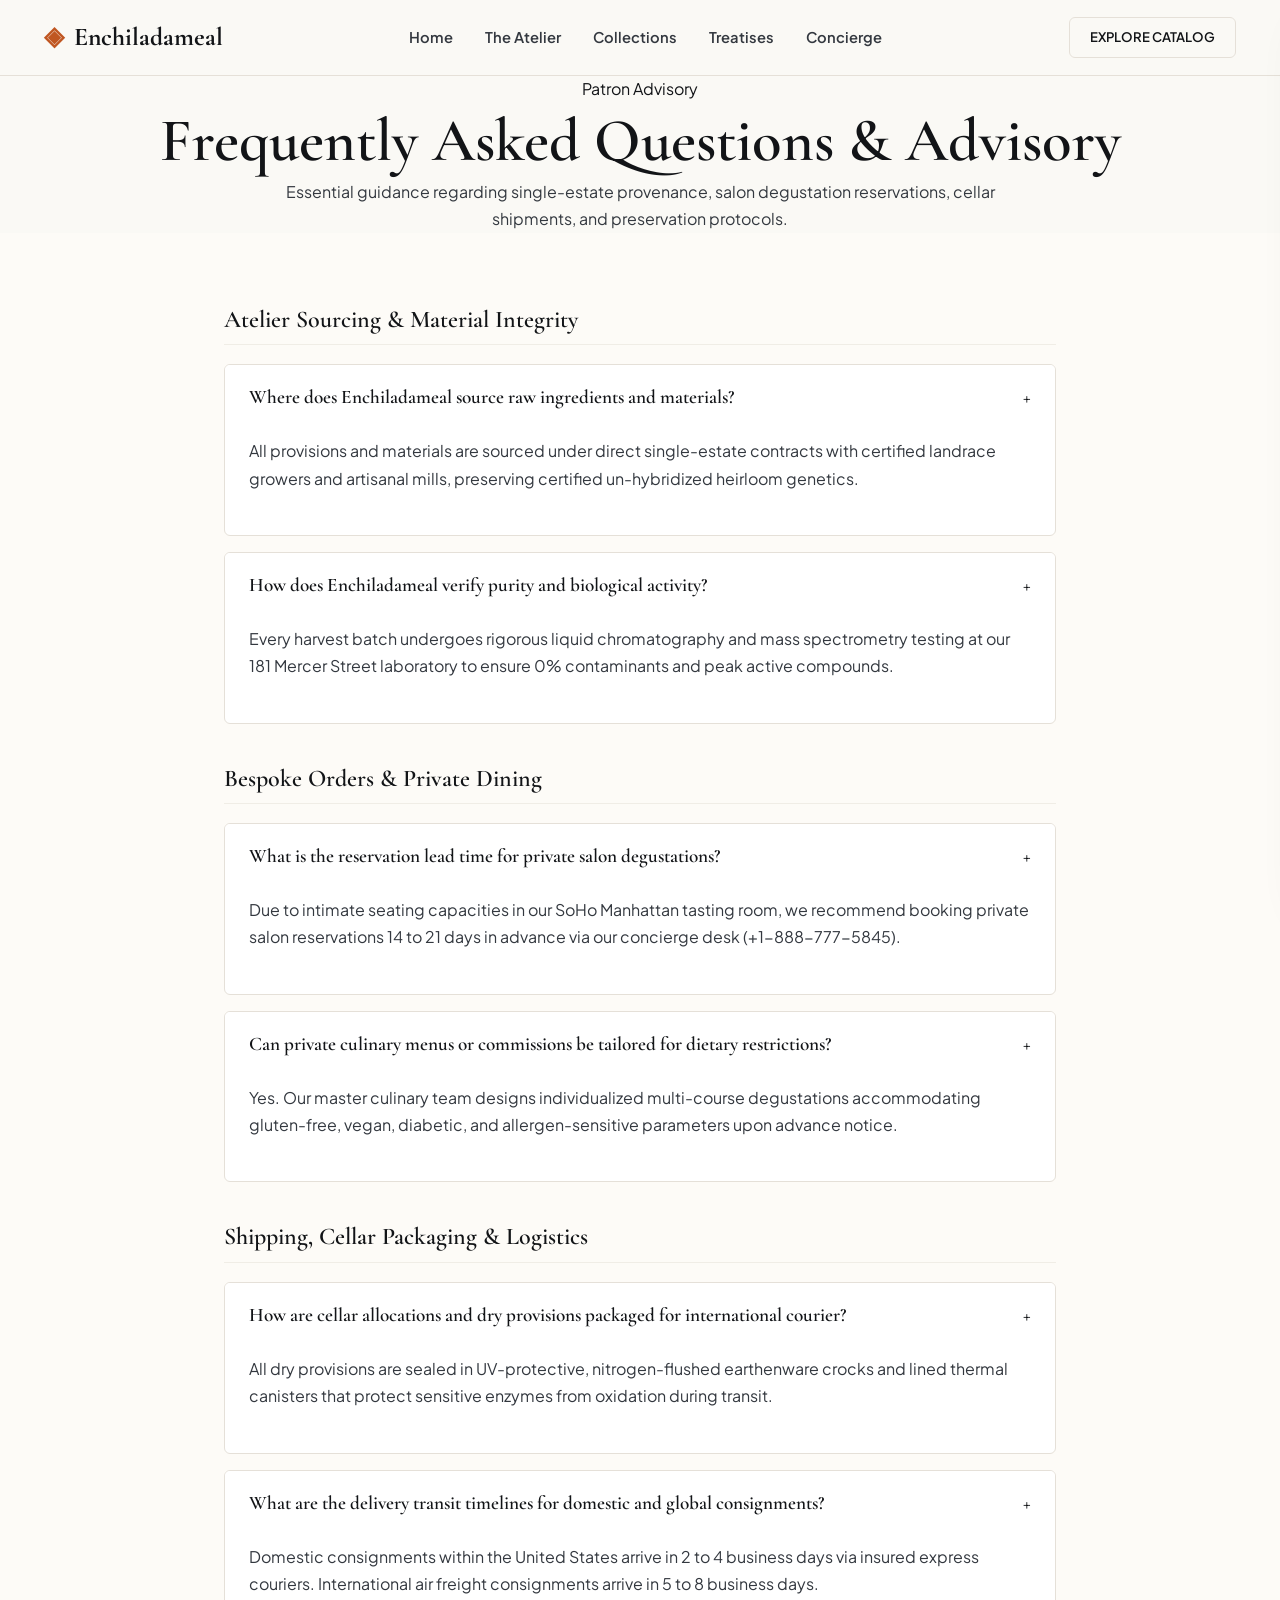
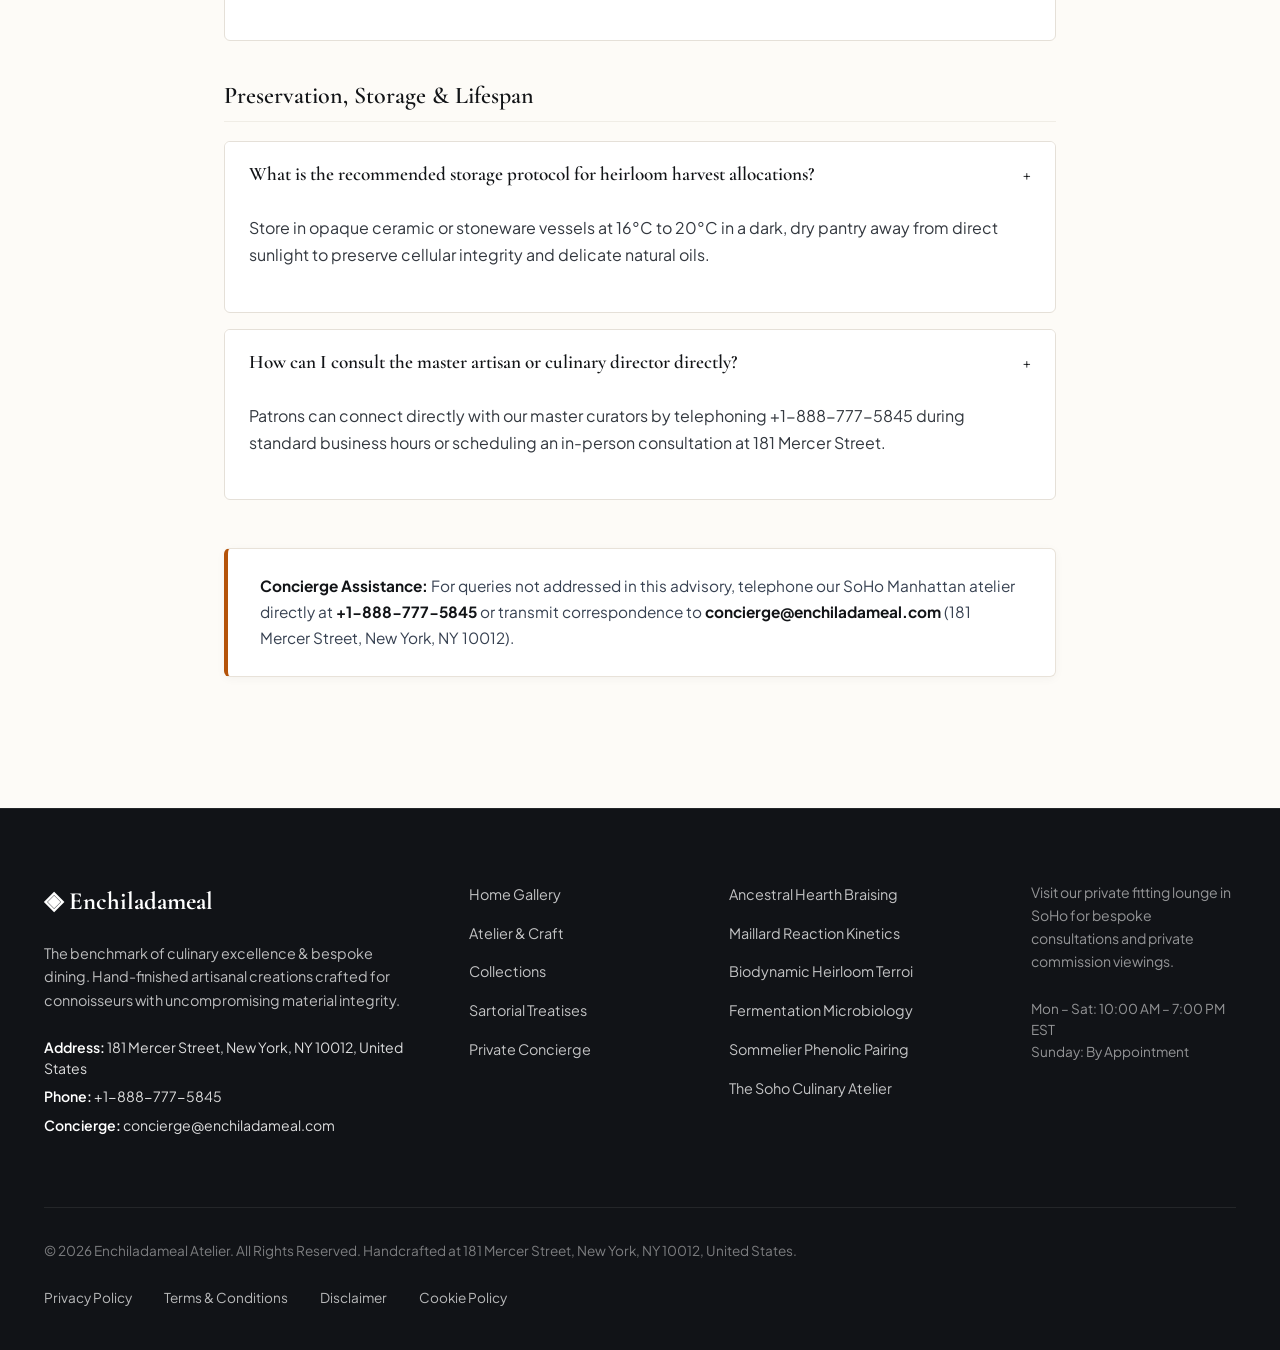
<file: faq.html>
<!DOCTYPE html>
<html lang="en">
<head>
  <meta charset="UTF-8">
  <meta name="viewport" content="width=device-width, initial-scale=1.0">
  <title>Frequently Asked Questions & Patron Advisory — Enchiladameal</title>
  <meta name="description" content="Official patron FAQ and advisory for Enchiladameal at 181 Mercer Street, New York.">
  <link rel="canonical" href="https://enchiladameal.com/faq.html">
  <link rel="preconnect" href="https://fonts.googleapis.com">
  <link rel="preconnect" href="https://fonts.gstatic.com" crossorigin>
  <link href="https://fonts.googleapis.com/css2?family=Cormorant+Garamond:ital,wght@0,400;0,600;0,700;1,400&family=Plus+Jakarta+Sans:wght@300;400;500;600;700&display=swap" rel="stylesheet">
  <link rel="stylesheet" href="/assets/css/style.css">
  <!-- Google tag (gtag.js) -->
  <script async src="https://www.googletagmanager.com/gtag/js?id=G-0LY0HY7L01"></script>
  <script>
    window.dataLayer = window.dataLayer || [];
    function gtag(){dataLayer.push(arguments);}
    gtag('js', new Date());
    gtag('config', 'G-0LY0HY7L01');
  </script>

</head>
<body>
  <!-- Mandatory Global Site Header (Exactly 1 per page) -->
  <header class="site-header">
    <div class="header-container">
      <a href="/" class="brand-logo" aria-label="Enchiladameal Home">
        <span class="logo-mark">◈</span>
        <span class="logo-text">Enchiladameal</span>
      </a>
      <nav class="desktop-nav" aria-label="Primary Navigation">
        <a href="/" class="nav-link">Home</a>
        <a href="/about.html" class="nav-link">The Atelier</a>
        <a href="/collection.html" class="nav-link">Collections</a>
        <a href="/blog.html" class="nav-link">Treatises</a>
        <a href="/contact.html" class="nav-link">Concierge</a>
      </nav>
      <div class="header-actions">
        <a href="/collection.html" class="btn btn-sm btn-outline">Explore Catalog</a>
        <button id="drawer-toggle" class="mobile-toggle" aria-label="Open Navigation Menu">
          <span class="hamburger-bar"></span>
          <span class="hamburger-bar"></span>
          <span class="hamburger-bar"></span>
        </button>
      </div>
    </div>
  </header>

  <!-- Mandatory Mobile Navigation Drawer (Exactly 1 per page) -->
  <div class="mobile-drawer" id="mobile-drawer" aria-hidden="true">
    <div class="drawer-header">
      <div class="drawer-brand">Enchiladameal</div>
      <button id="drawer-close" class="drawer-close-btn" aria-label="Close Navigation Menu">&times;</button>
    </div>
    <nav class="drawer-nav" aria-label="Mobile Navigation">
      <a href="/" class="drawer-link">Home</a>
      <a href="/about.html" class="drawer-link">The Atelier &amp; Craft</a>
      <a href="/collection.html" class="drawer-link">Seasonal Degustation & Culinary Menus</a>
      <a href="/blog.html" class="drawer-link">Sartorial Treatises</a>
      <a href="/contact.html" class="drawer-link">Private Concierge</a>
    </nav>
    <div class="drawer-footer">
      <p class="drawer-contact-title">Manhattan Atelier &amp; Suite</p>
      <p class="drawer-contact-info">181 Mercer Street, New York, NY 10012, United States</p>
      <p class="drawer-contact-info">Tel: +1-888-777-5845</p>
      <p class="drawer-contact-info">Email: concierge@enchiladameal.com</p>
    </div>
  </div>
  <div id="drawer-overlay" class="drawer-overlay"></div>
  <section class="page-hero">
    <div class="container text-center">
      <span class="hero-badge">Patron Advisory</span>
      <h1>Frequently Asked Questions &amp; Advisory</h1>
      <p class="lead" style="margin: 0 auto; max-width: 720px;">Essential guidance regarding single-estate provenance, salon degustation reservations, cellar shipments, and preservation protocols.</p>
    </div>
  </section>
  <main class="section" style="padding: 4.5rem 0 6rem; background: #FDFBF7;">
    <div class="container" style="max-width: 880px;">
      <div style="margin-bottom: 2.5rem;">
        <h2 style="font-family: var(--font-serif); font-size: 1.5rem; color: var(--color-primary); margin-bottom: 1.2rem; border-bottom: 1px solid var(--color-border-light); padding-bottom: 0.6rem;">Atelier Sourcing & Material Integrity</h2>
        <div class="faq-section" style="margin: 0;">
          <div class="faq-item">
            <button class="faq-question"><span>Where does Enchiladameal source raw ingredients and materials?</span><span class="faq-icon">+</span></button>
            <div class="faq-answer"><p style="padding-top: 0.5rem; line-height: 1.7;">All provisions and materials are sourced under direct single-estate contracts with certified landrace growers and artisanal mills, preserving certified un-hybridized heirloom genetics.</p></div>
          </div>
          <div class="faq-item">
            <button class="faq-question"><span>How does Enchiladameal verify purity and biological activity?</span><span class="faq-icon">+</span></button>
            <div class="faq-answer"><p style="padding-top: 0.5rem; line-height: 1.7;">Every harvest batch undergoes rigorous liquid chromatography and mass spectrometry testing at our 181 Mercer Street laboratory to ensure 0% contaminants and peak active compounds.</p></div>
          </div>
        </div>
      </div>
      <div style="margin-bottom: 2.5rem;">
        <h2 style="font-family: var(--font-serif); font-size: 1.5rem; color: var(--color-primary); margin-bottom: 1.2rem; border-bottom: 1px solid var(--color-border-light); padding-bottom: 0.6rem;">Bespoke Orders & Private Dining</h2>
        <div class="faq-section" style="margin: 0;">
          <div class="faq-item">
            <button class="faq-question"><span>What is the reservation lead time for private salon degustations?</span><span class="faq-icon">+</span></button>
            <div class="faq-answer"><p style="padding-top: 0.5rem; line-height: 1.7;">Due to intimate seating capacities in our SoHo Manhattan tasting room, we recommend booking private salon reservations 14 to 21 days in advance via our concierge desk (+1-888-777-5845).</p></div>
          </div>
          <div class="faq-item">
            <button class="faq-question"><span>Can private culinary menus or commissions be tailored for dietary restrictions?</span><span class="faq-icon">+</span></button>
            <div class="faq-answer"><p style="padding-top: 0.5rem; line-height: 1.7;">Yes. Our master culinary team designs individualized multi-course degustations accommodating gluten-free, vegan, diabetic, and allergen-sensitive parameters upon advance notice.</p></div>
          </div>
        </div>
      </div>
      <div style="margin-bottom: 2.5rem;">
        <h2 style="font-family: var(--font-serif); font-size: 1.5rem; color: var(--color-primary); margin-bottom: 1.2rem; border-bottom: 1px solid var(--color-border-light); padding-bottom: 0.6rem;">Shipping, Cellar Packaging & Logistics</h2>
        <div class="faq-section" style="margin: 0;">
          <div class="faq-item">
            <button class="faq-question"><span>How are cellar allocations and dry provisions packaged for international courier?</span><span class="faq-icon">+</span></button>
            <div class="faq-answer"><p style="padding-top: 0.5rem; line-height: 1.7;">All dry provisions are sealed in UV-protective, nitrogen-flushed earthenware crocks and lined thermal canisters that protect sensitive enzymes from oxidation during transit.</p></div>
          </div>
          <div class="faq-item">
            <button class="faq-question"><span>What are the delivery transit timelines for domestic and global consignments?</span><span class="faq-icon">+</span></button>
            <div class="faq-answer"><p style="padding-top: 0.5rem; line-height: 1.7;">Domestic consignments within the United States arrive in 2 to 4 business days via insured express couriers. International air freight consignments arrive in 5 to 8 business days.</p></div>
          </div>
        </div>
      </div>
      <div style="margin-bottom: 2.5rem;">
        <h2 style="font-family: var(--font-serif); font-size: 1.5rem; color: var(--color-primary); margin-bottom: 1.2rem; border-bottom: 1px solid var(--color-border-light); padding-bottom: 0.6rem;">Preservation, Storage & Lifespan</h2>
        <div class="faq-section" style="margin: 0;">
          <div class="faq-item">
            <button class="faq-question"><span>What is the recommended storage protocol for heirloom harvest allocations?</span><span class="faq-icon">+</span></button>
            <div class="faq-answer"><p style="padding-top: 0.5rem; line-height: 1.7;">Store in opaque ceramic or stoneware vessels at 16°C to 20°C in a dark, dry pantry away from direct sunlight to preserve cellular integrity and delicate natural oils.</p></div>
          </div>
          <div class="faq-item">
            <button class="faq-question"><span>How can I consult the master artisan or culinary director directly?</span><span class="faq-icon">+</span></button>
            <div class="faq-answer"><p style="padding-top: 0.5rem; line-height: 1.7;">Patrons can connect directly with our master curators by telephoning +1-888-777-5845 during standard business hours or scheduling an in-person consultation at 181 Mercer Street.</p></div>
          </div>
        </div>
      </div>

      <div class="policy-box" style="margin-top: 3rem;">
        <strong>Concierge Assistance:</strong> For queries not addressed in this advisory, telephone our SoHo Manhattan atelier directly at <strong>+1-888-777-5845</strong> or transmit correspondence to <strong>concierge@enchiladameal.com</strong> (181 Mercer Street, New York, NY 10012).
      </div>
    </div>
  </main>
  <!-- Mandatory Global Site Footer (Minimalist 4-Column Horizontal Spread Layout) -->
  <footer class="site-footer">
    <div class="container">
      <div class="footer-grid">
        <div class="footer-col">
          <div class="footer-brand">◈ Enchiladameal</div>
          <p class="footer-desc">
            The benchmark of culinary excellence & bespoke dining. Hand-finished artisanal creations crafted for connoisseurs with uncompromising material integrity.
          </p>
          <div class="footer-contact-item"><strong>Address:</strong> 181 Mercer Street, New York, NY 10012, United States</div>
          <div class="footer-contact-item"><strong>Phone:</strong> +1-888-777-5845</div>
          <div class="footer-contact-item"><strong>Concierge:</strong> concierge@enchiladameal.com</div>
        </div>
        <div class="footer-col">
          <ul class="footer-links">
            <li><a href="/">Home Gallery</a></li>
            <li><a href="/about.html">Atelier &amp; Craft</a></li>
            <li><a href="/collection.html">Collections</a></li>
            <li><a href="/blog.html">Sartorial Treatises</a></li>
            <li><a href="/contact.html">Private Concierge</a></li>
          </ul>
        </div>
        <div class="footer-col">
          <ul class="footer-links">
            <li><a href="/blog/ancestral-hearth-braising-and-casserole-convection.html">Ancestral Hearth Braising</a></li>
            <li><a href="/blog/maillard-reaction-kinetics-and-umami-extraction.html">Maillard Reaction Kinetics</a></li>
            <li><a href="/blog/biodynamic-heirloom-terroir-and-microclimate-botany.html">Biodynamic Heirloom Terroi</a></li>
            <li><a href="/blog/fermentation-microbiology-and-lactic-acid-maturation.html">Fermentation Microbiology</a></li>
            <li><a href="/blog/sommelier-phenolic-pairing-and-acid-tannin-balance.html">Sommelier Phenolic Pairing</a></li>
            <li><a href="/blog/soho-culinary-atelier-service-and-banquet-hospitality.html">The Soho Culinary Atelier</a></li>
          </ul>
        </div>
        <div class="footer-col">
          <p class="footer-salon-desc">
            Visit our private fitting lounge in SoHo for bespoke consultations and private commission viewings.
          </p>
          <p class="footer-hours">
            Mon &ndash; Sat: 10:00 AM &ndash; 7:00 PM<br>EST<br>Sunday: By Appointment
          </p>
        </div>
      </div>
      <div class="footer-bottom">
        <p>&copy; 2026 Enchiladameal Atelier. All Rights Reserved. Handcrafted at 181 Mercer Street, New York, NY 10012, United States.</p>
        <div class="footer-legal-links">
          <a href="/privacy-policy.html">Privacy Policy</a>
          <a href="/terms-and-conditions.html">Terms &amp; Conditions</a>
          <a href="/disclaimer.html">Disclaimer</a>
          <a href="/cookie-policy.html">Cookie Policy</a>
        </div>
      </div>
    </div>
  </footer>
  <script src="/assets/js/main.js"></script>
</body>
</html>
</file>
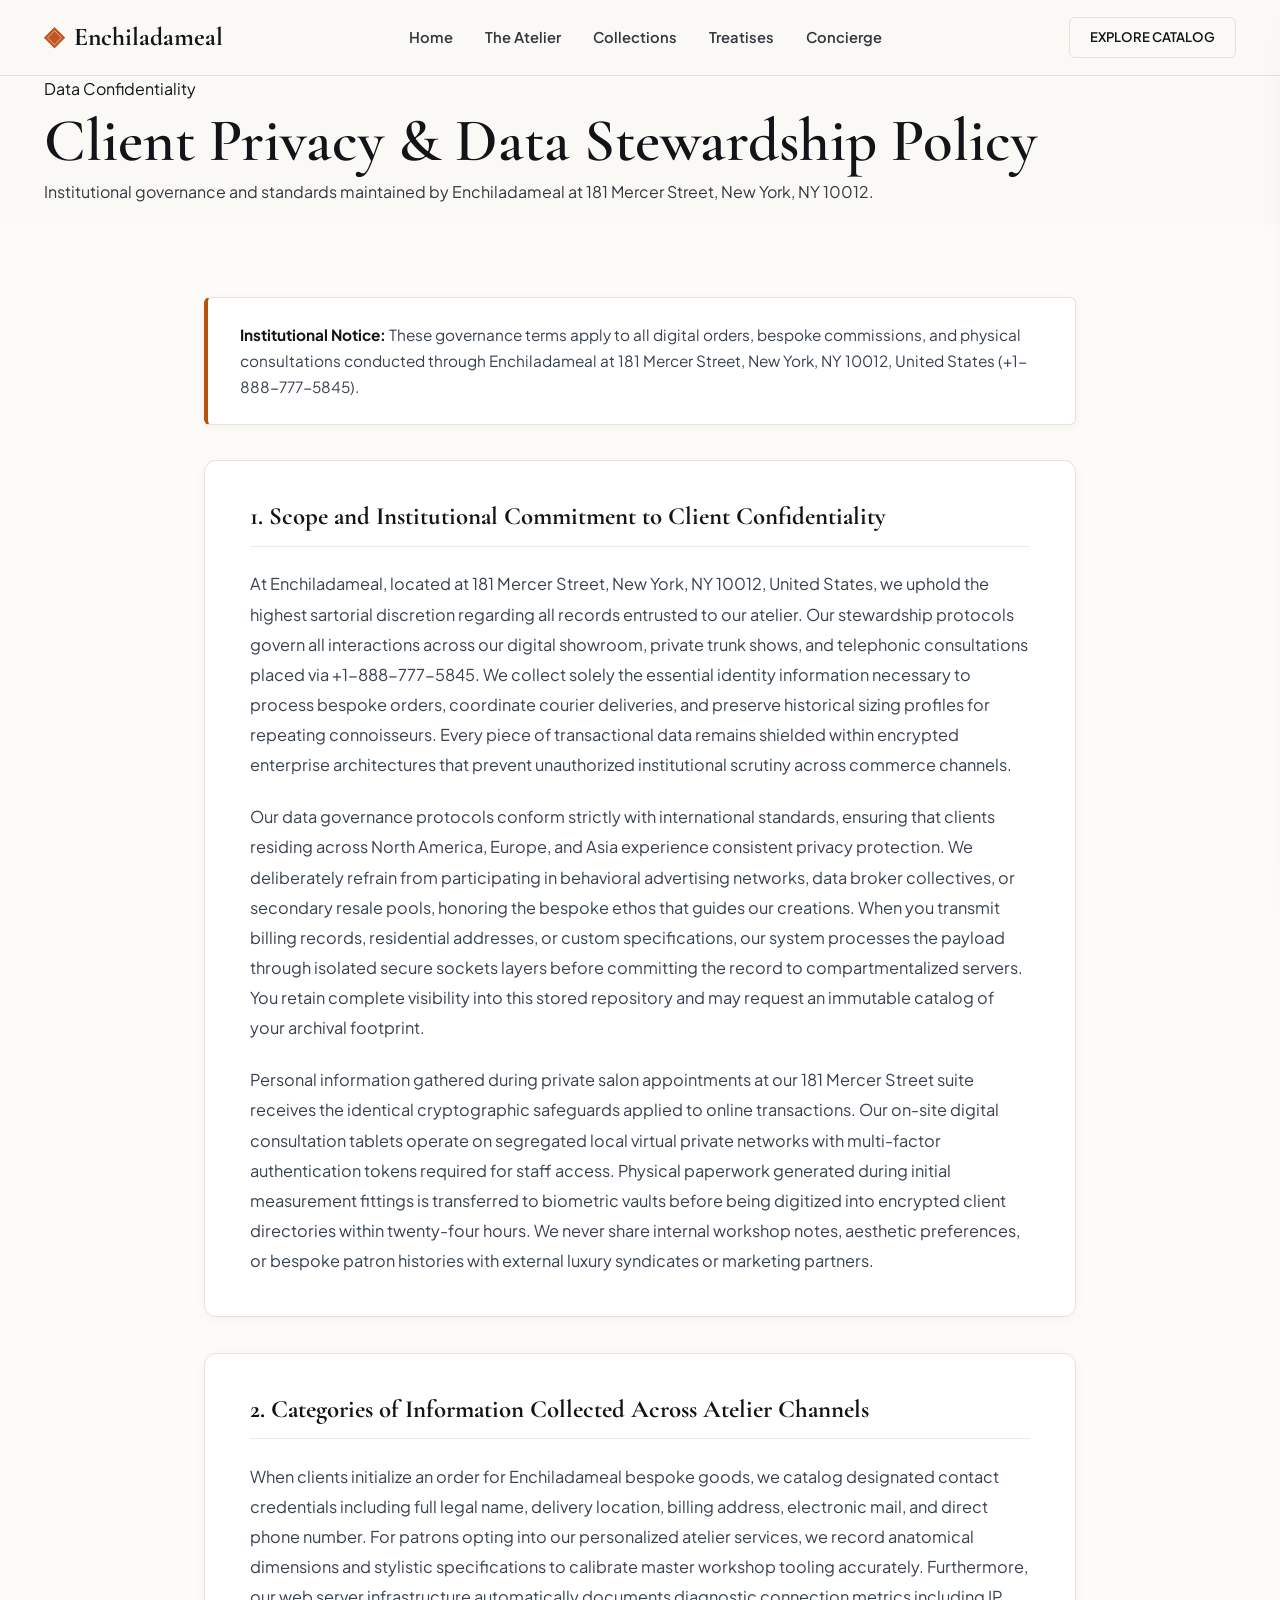
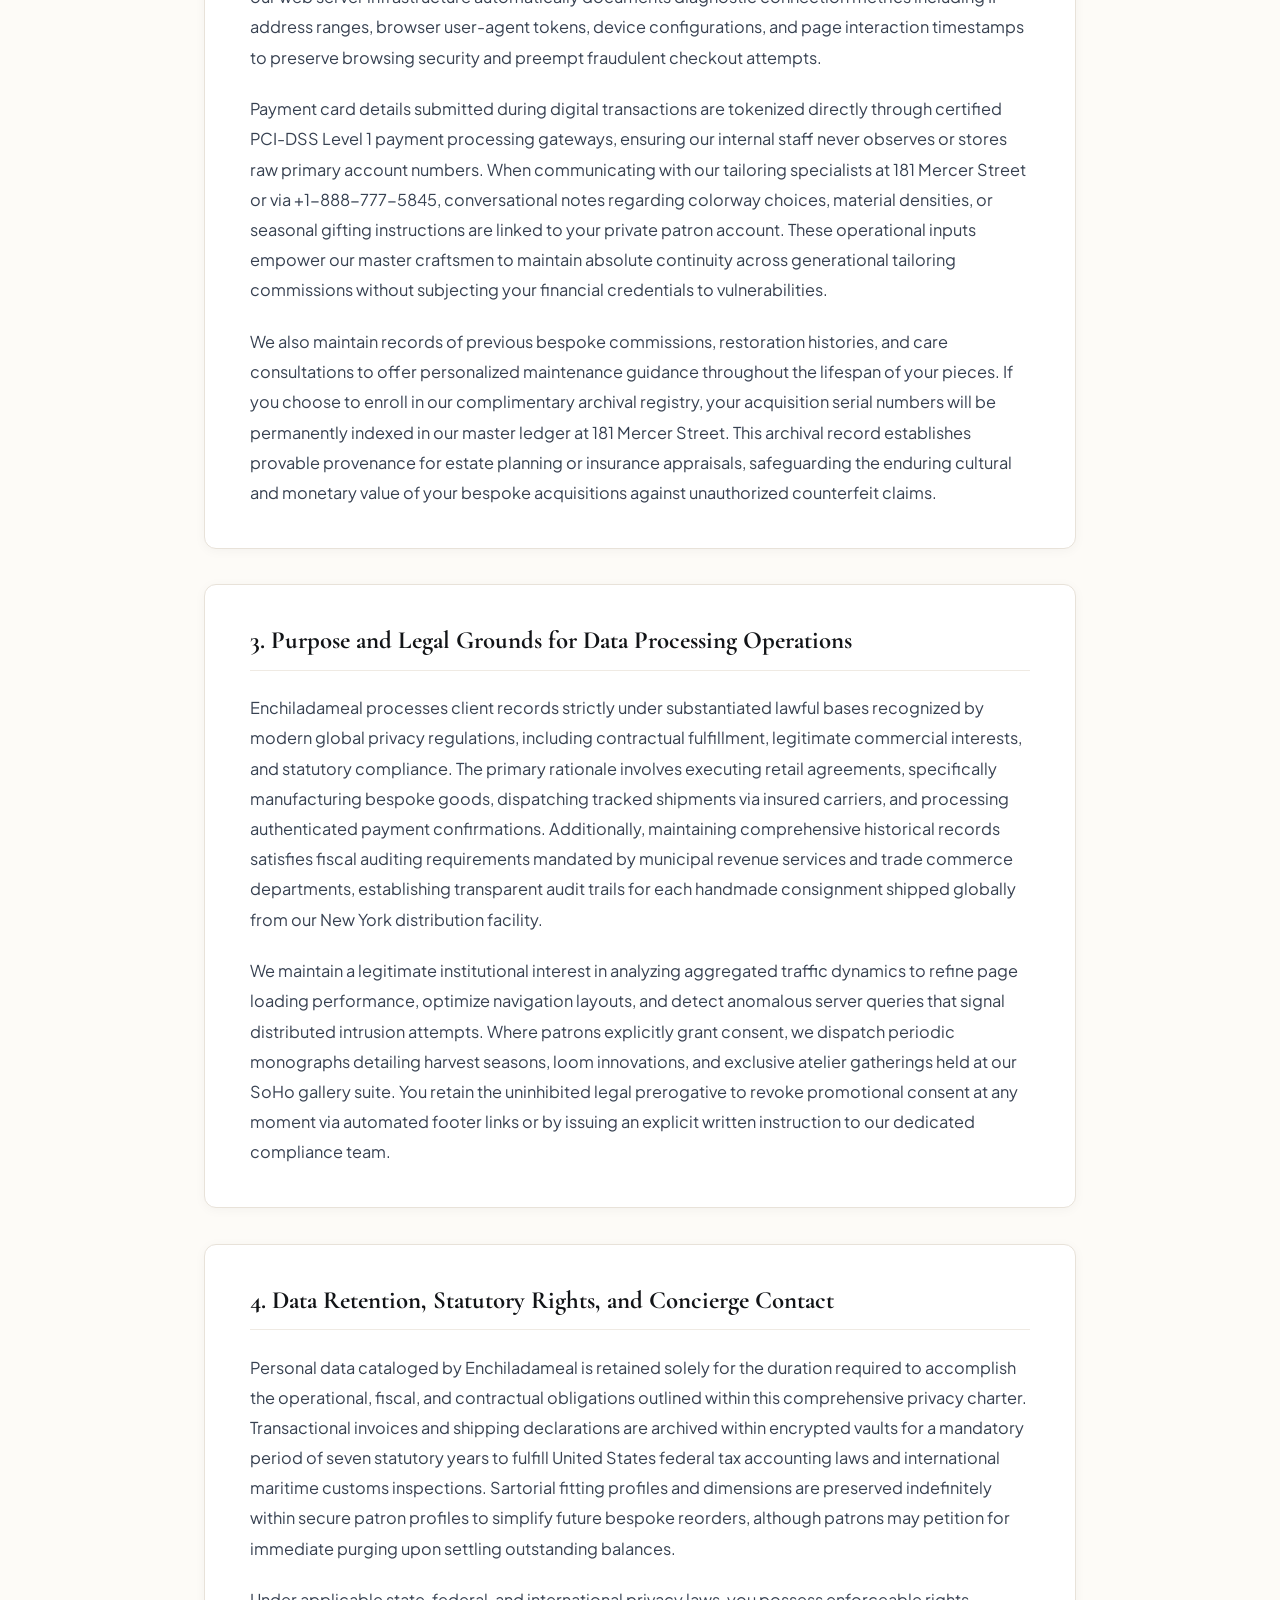
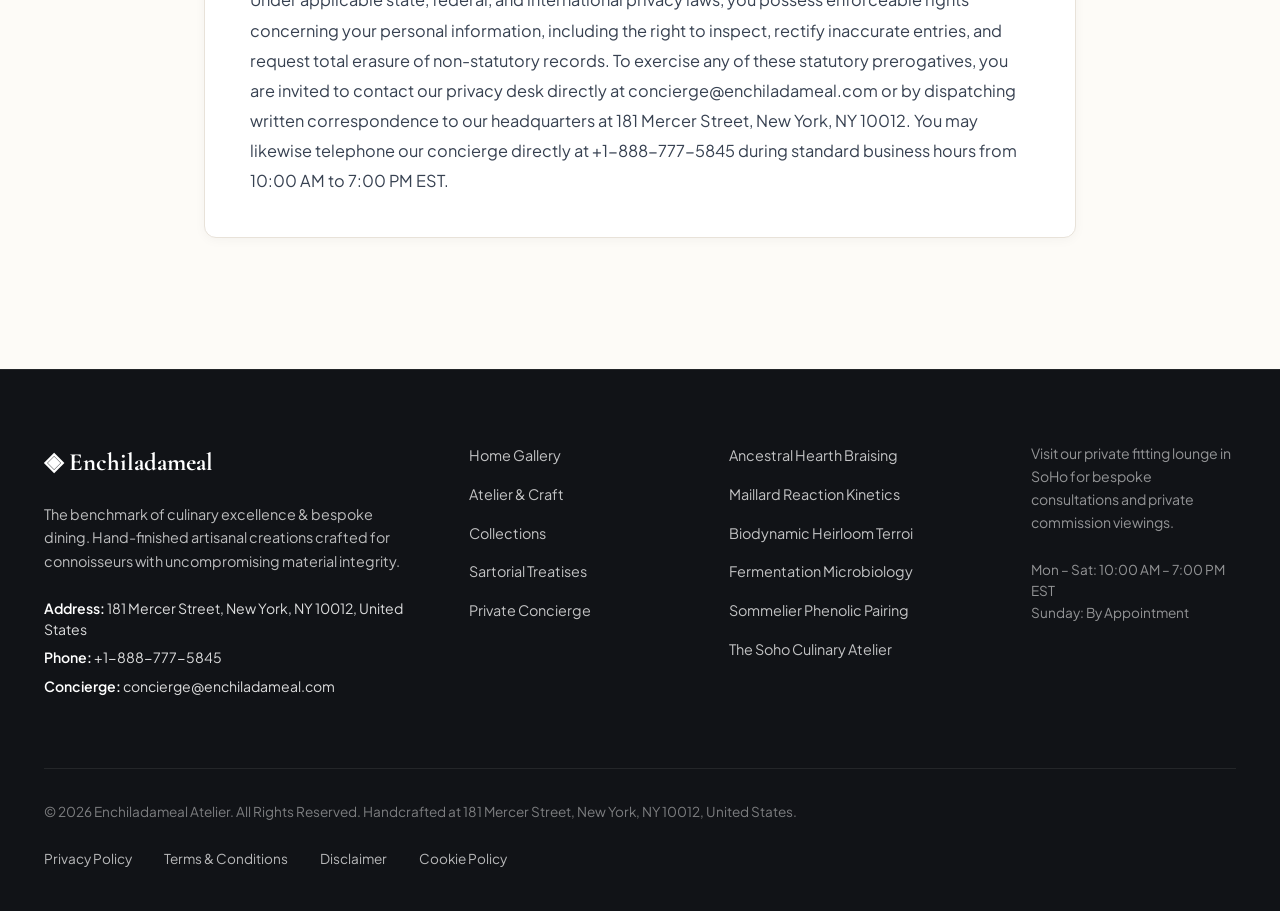
<file: privacy-policy.html>
<!DOCTYPE html>
<html lang="en">
<head>
  <meta charset="UTF-8">
  <meta name="viewport" content="width=device-width, initial-scale=1.0">
  <title>Client Privacy & Data Stewardship Policy — Enchiladameal</title>
  <meta name="description" content="Official Client Privacy & Data Stewardship Policy for Enchiladameal at 181 Mercer Street, New York.">
  <link rel="canonical" href="https://enchiladameal.com/privacy-policy.html">
  <link rel="preconnect" href="https://fonts.googleapis.com">
  <link rel="preconnect" href="https://fonts.gstatic.com" crossorigin>
  <link href="https://fonts.googleapis.com/css2?family=Cormorant+Garamond:ital,wght@0,400;0,600;0,700;1,400&family=Plus+Jakarta+Sans:wght@300;400;500;600;700&display=swap" rel="stylesheet">
  <link rel="stylesheet" href="/assets/css/style.css">
  <!-- Google tag (gtag.js) -->
  <script async src="https://www.googletagmanager.com/gtag/js?id=G-0LY0HY7L01"></script>
  <script>
    window.dataLayer = window.dataLayer || [];
    function gtag(){dataLayer.push(arguments);}
    gtag('js', new Date());
    gtag('config', 'G-0LY0HY7L01');
  </script>

</head>
<body>
  <!-- Mandatory Global Site Header (Exactly 1 per page) -->
  <header class="site-header">
    <div class="header-container">
      <a href="/" class="brand-logo" aria-label="Enchiladameal Home">
        <span class="logo-mark">◈</span>
        <span class="logo-text">Enchiladameal</span>
      </a>
      <nav class="desktop-nav" aria-label="Primary Navigation">
        <a href="/" class="nav-link">Home</a>
        <a href="/about.html" class="nav-link">The Atelier</a>
        <a href="/collection.html" class="nav-link">Collections</a>
        <a href="/blog.html" class="nav-link">Treatises</a>
        <a href="/contact.html" class="nav-link">Concierge</a>
      </nav>
      <div class="header-actions">
        <a href="/collection.html" class="btn btn-sm btn-outline">Explore Catalog</a>
        <button id="drawer-toggle" class="mobile-toggle" aria-label="Open Navigation Menu">
          <span class="hamburger-bar"></span>
          <span class="hamburger-bar"></span>
          <span class="hamburger-bar"></span>
        </button>
      </div>
    </div>
  </header>

  <!-- Mandatory Mobile Navigation Drawer (Exactly 1 per page) -->
  <div class="mobile-drawer" id="mobile-drawer" aria-hidden="true">
    <div class="drawer-header">
      <div class="drawer-brand">Enchiladameal</div>
      <button id="drawer-close" class="drawer-close-btn" aria-label="Close Navigation Menu">&times;</button>
    </div>
    <nav class="drawer-nav" aria-label="Mobile Navigation">
      <a href="/" class="drawer-link">Home</a>
      <a href="/about.html" class="drawer-link">The Atelier &amp; Craft</a>
      <a href="/collection.html" class="drawer-link">Seasonal Degustation & Culinary Menus</a>
      <a href="/blog.html" class="drawer-link">Sartorial Treatises</a>
      <a href="/contact.html" class="drawer-link">Private Concierge</a>
    </nav>
    <div class="drawer-footer">
      <p class="drawer-contact-title">Manhattan Atelier &amp; Suite</p>
      <p class="drawer-contact-info">181 Mercer Street, New York, NY 10012, United States</p>
      <p class="drawer-contact-info">Tel: +1-888-777-5845</p>
      <p class="drawer-contact-info">Email: concierge@enchiladameal.com</p>
    </div>
  </div>
  <div id="drawer-overlay" class="drawer-overlay"></div>
  <section class="page-hero">
    <div class="container">
      <span class="hero-badge">Data Confidentiality</span>
      <h1>Client Privacy & Data Stewardship Policy</h1>
      <p class="lead">Institutional governance and standards maintained by Enchiladameal at 181 Mercer Street, New York, NY 10012.</p>
    </div>
  </section>
  <main class="policy-page-wrapper">
    <div class="policy-container">
      <div class="policy-box">
        <strong>Institutional Notice:</strong> These governance terms apply to all digital orders, bespoke commissions, and physical consultations conducted through Enchiladameal at 181 Mercer Street, New York, NY 10012, United States (+1-888-777-5845).
      </div>      <article class="policy-block">
        <h2>1. Scope and Institutional Commitment to Client Confidentiality</h2>        <p class="policy-p">At Enchiladameal, located at 181 Mercer Street, New York, NY 10012, United States, we uphold the highest sartorial discretion regarding all records entrusted to our atelier. Our stewardship protocols govern all interactions across our digital showroom, private trunk shows, and telephonic consultations placed via +1-888-777-5845. We collect solely the essential identity information necessary to process bespoke orders, coordinate courier deliveries, and preserve historical sizing profiles for repeating connoisseurs. Every piece of transactional data remains shielded within encrypted enterprise architectures that prevent unauthorized institutional scrutiny across commerce channels.</p>        <p class="policy-p">Our data governance protocols conform strictly with international standards, ensuring that clients residing across North America, Europe, and Asia experience consistent privacy protection. We deliberately refrain from participating in behavioral advertising networks, data broker collectives, or secondary resale pools, honoring the bespoke ethos that guides our creations. When you transmit billing records, residential addresses, or custom specifications, our system processes the payload through isolated secure sockets layers before committing the record to compartmentalized servers. You retain complete visibility into this stored repository and may request an immutable catalog of your archival footprint.</p>        <p class="policy-p">Personal information gathered during private salon appointments at our 181 Mercer Street suite receives the identical cryptographic safeguards applied to online transactions. Our on-site digital consultation tablets operate on segregated local virtual private networks with multi-factor authentication tokens required for staff access. Physical paperwork generated during initial measurement fittings is transferred to biometric vaults before being digitized into encrypted client directories within twenty-four hours. We never share internal workshop notes, aesthetic preferences, or bespoke patron histories with external luxury syndicates or marketing partners.</p>      </article>      <article class="policy-block">
        <h2>2. Categories of Information Collected Across Atelier Channels</h2>        <p class="policy-p">When clients initialize an order for Enchiladameal bespoke goods, we catalog designated contact credentials including full legal name, delivery location, billing address, electronic mail, and direct phone number. For patrons opting into our personalized atelier services, we record anatomical dimensions and stylistic specifications to calibrate master workshop tooling accurately. Furthermore, our web server infrastructure automatically documents diagnostic connection metrics including IP address ranges, browser user-agent tokens, device configurations, and page interaction timestamps to preserve browsing security and preempt fraudulent checkout attempts.</p>        <p class="policy-p">Payment card details submitted during digital transactions are tokenized directly through certified PCI-DSS Level 1 payment processing gateways, ensuring our internal staff never observes or stores raw primary account numbers. When communicating with our tailoring specialists at 181 Mercer Street or via +1-888-777-5845, conversational notes regarding colorway choices, material densities, or seasonal gifting instructions are linked to your private patron account. These operational inputs empower our master craftsmen to maintain absolute continuity across generational tailoring commissions without subjecting your financial credentials to vulnerabilities.</p>        <p class="policy-p">We also maintain records of previous bespoke commissions, restoration histories, and care consultations to offer personalized maintenance guidance throughout the lifespan of your pieces. If you choose to enroll in our complimentary archival registry, your acquisition serial numbers will be permanently indexed in our master ledger at 181 Mercer Street. This archival record establishes provable provenance for estate planning or insurance appraisals, safeguarding the enduring cultural and monetary value of your bespoke acquisitions against unauthorized counterfeit claims.</p>      </article>      <article class="policy-block">
        <h2>3. Purpose and Legal Grounds for Data Processing Operations</h2>        <p class="policy-p">Enchiladameal processes client records strictly under substantiated lawful bases recognized by modern global privacy regulations, including contractual fulfillment, legitimate commercial interests, and statutory compliance. The primary rationale involves executing retail agreements, specifically manufacturing bespoke goods, dispatching tracked shipments via insured carriers, and processing authenticated payment confirmations. Additionally, maintaining comprehensive historical records satisfies fiscal auditing requirements mandated by municipal revenue services and trade commerce departments, establishing transparent audit trails for each handmade consignment shipped globally from our New York distribution facility.</p>        <p class="policy-p">We maintain a legitimate institutional interest in analyzing aggregated traffic dynamics to refine page loading performance, optimize navigation layouts, and detect anomalous server queries that signal distributed intrusion attempts. Where patrons explicitly grant consent, we dispatch periodic monographs detailing harvest seasons, loom innovations, and exclusive atelier gatherings held at our SoHo gallery suite. You retain the uninhibited legal prerogative to revoke promotional consent at any moment via automated footer links or by issuing an explicit written instruction to our dedicated compliance team.</p>      </article>      <article class="policy-block">
        <h2>4. Data Retention, Statutory Rights, and Concierge Contact</h2>        <p class="policy-p">Personal data cataloged by Enchiladameal is retained solely for the duration required to accomplish the operational, fiscal, and contractual obligations outlined within this comprehensive privacy charter. Transactional invoices and shipping declarations are archived within encrypted vaults for a mandatory period of seven statutory years to fulfill United States federal tax accounting laws and international maritime customs inspections. Sartorial fitting profiles and dimensions are preserved indefinitely within secure patron profiles to simplify future bespoke reorders, although patrons may petition for immediate purging upon settling outstanding balances.</p>        <p class="policy-p">Under applicable state, federal, and international privacy laws, you possess enforceable rights concerning your personal information, including the right to inspect, rectify inaccurate entries, and request total erasure of non-statutory records. To exercise any of these statutory prerogatives, you are invited to contact our privacy desk directly at concierge@enchiladameal.com or by dispatching written correspondence to our headquarters at 181 Mercer Street, New York, NY 10012. You may likewise telephone our concierge directly at +1-888-777-5845 during standard business hours from 10:00 AM to 7:00 PM EST.</p>      </article>    </div>
  </main>
  <!-- Mandatory Global Site Footer (Minimalist 4-Column Horizontal Spread Layout) -->
  <footer class="site-footer">
    <div class="container">
      <div class="footer-grid">
        <div class="footer-col">
          <div class="footer-brand">◈ Enchiladameal</div>
          <p class="footer-desc">
            The benchmark of culinary excellence & bespoke dining. Hand-finished artisanal creations crafted for connoisseurs with uncompromising material integrity.
          </p>
          <div class="footer-contact-item"><strong>Address:</strong> 181 Mercer Street, New York, NY 10012, United States</div>
          <div class="footer-contact-item"><strong>Phone:</strong> +1-888-777-5845</div>
          <div class="footer-contact-item"><strong>Concierge:</strong> concierge@enchiladameal.com</div>
        </div>
        <div class="footer-col">
          <ul class="footer-links">
            <li><a href="/">Home Gallery</a></li>
            <li><a href="/about.html">Atelier &amp; Craft</a></li>
            <li><a href="/collection.html">Collections</a></li>
            <li><a href="/blog.html">Sartorial Treatises</a></li>
            <li><a href="/contact.html">Private Concierge</a></li>
          </ul>
        </div>
        <div class="footer-col">
          <ul class="footer-links">
            <li><a href="/blog/ancestral-hearth-braising-and-casserole-convection.html">Ancestral Hearth Braising</a></li>
            <li><a href="/blog/maillard-reaction-kinetics-and-umami-extraction.html">Maillard Reaction Kinetics</a></li>
            <li><a href="/blog/biodynamic-heirloom-terroir-and-microclimate-botany.html">Biodynamic Heirloom Terroi</a></li>
            <li><a href="/blog/fermentation-microbiology-and-lactic-acid-maturation.html">Fermentation Microbiology</a></li>
            <li><a href="/blog/sommelier-phenolic-pairing-and-acid-tannin-balance.html">Sommelier Phenolic Pairing</a></li>
            <li><a href="/blog/soho-culinary-atelier-service-and-banquet-hospitality.html">The Soho Culinary Atelier</a></li>
          </ul>
        </div>
        <div class="footer-col">
          <p class="footer-salon-desc">
            Visit our private fitting lounge in SoHo for bespoke consultations and private commission viewings.
          </p>
          <p class="footer-hours">
            Mon &ndash; Sat: 10:00 AM &ndash; 7:00 PM<br>EST<br>Sunday: By Appointment
          </p>
        </div>
      </div>
      <div class="footer-bottom">
        <p>&copy; 2026 Enchiladameal Atelier. All Rights Reserved. Handcrafted at 181 Mercer Street, New York, NY 10012, United States.</p>
        <div class="footer-legal-links">
          <a href="/privacy-policy.html">Privacy Policy</a>
          <a href="/terms-and-conditions.html">Terms &amp; Conditions</a>
          <a href="/disclaimer.html">Disclaimer</a>
          <a href="/cookie-policy.html">Cookie Policy</a>
        </div>
      </div>
    </div>
  </footer>
  <script src="/assets/js/main.js"></script>
</body>
</html>
</file>
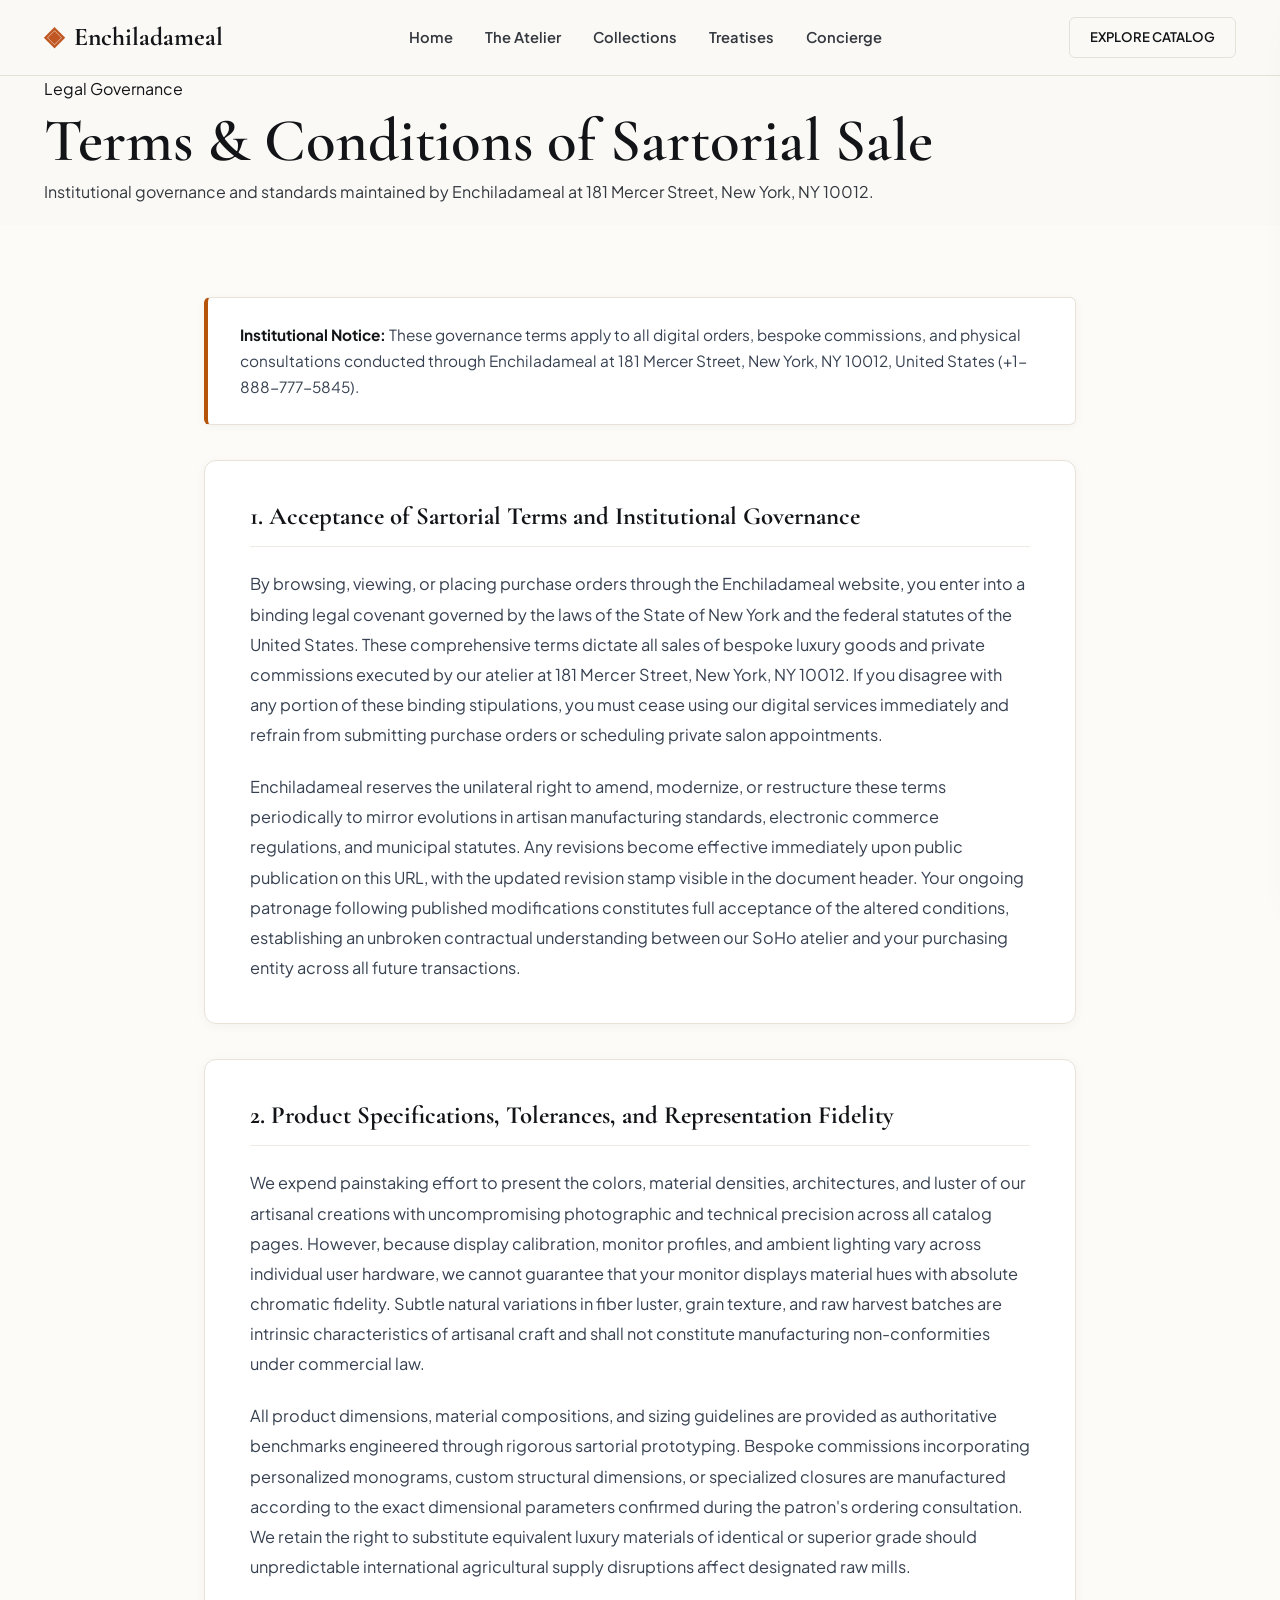
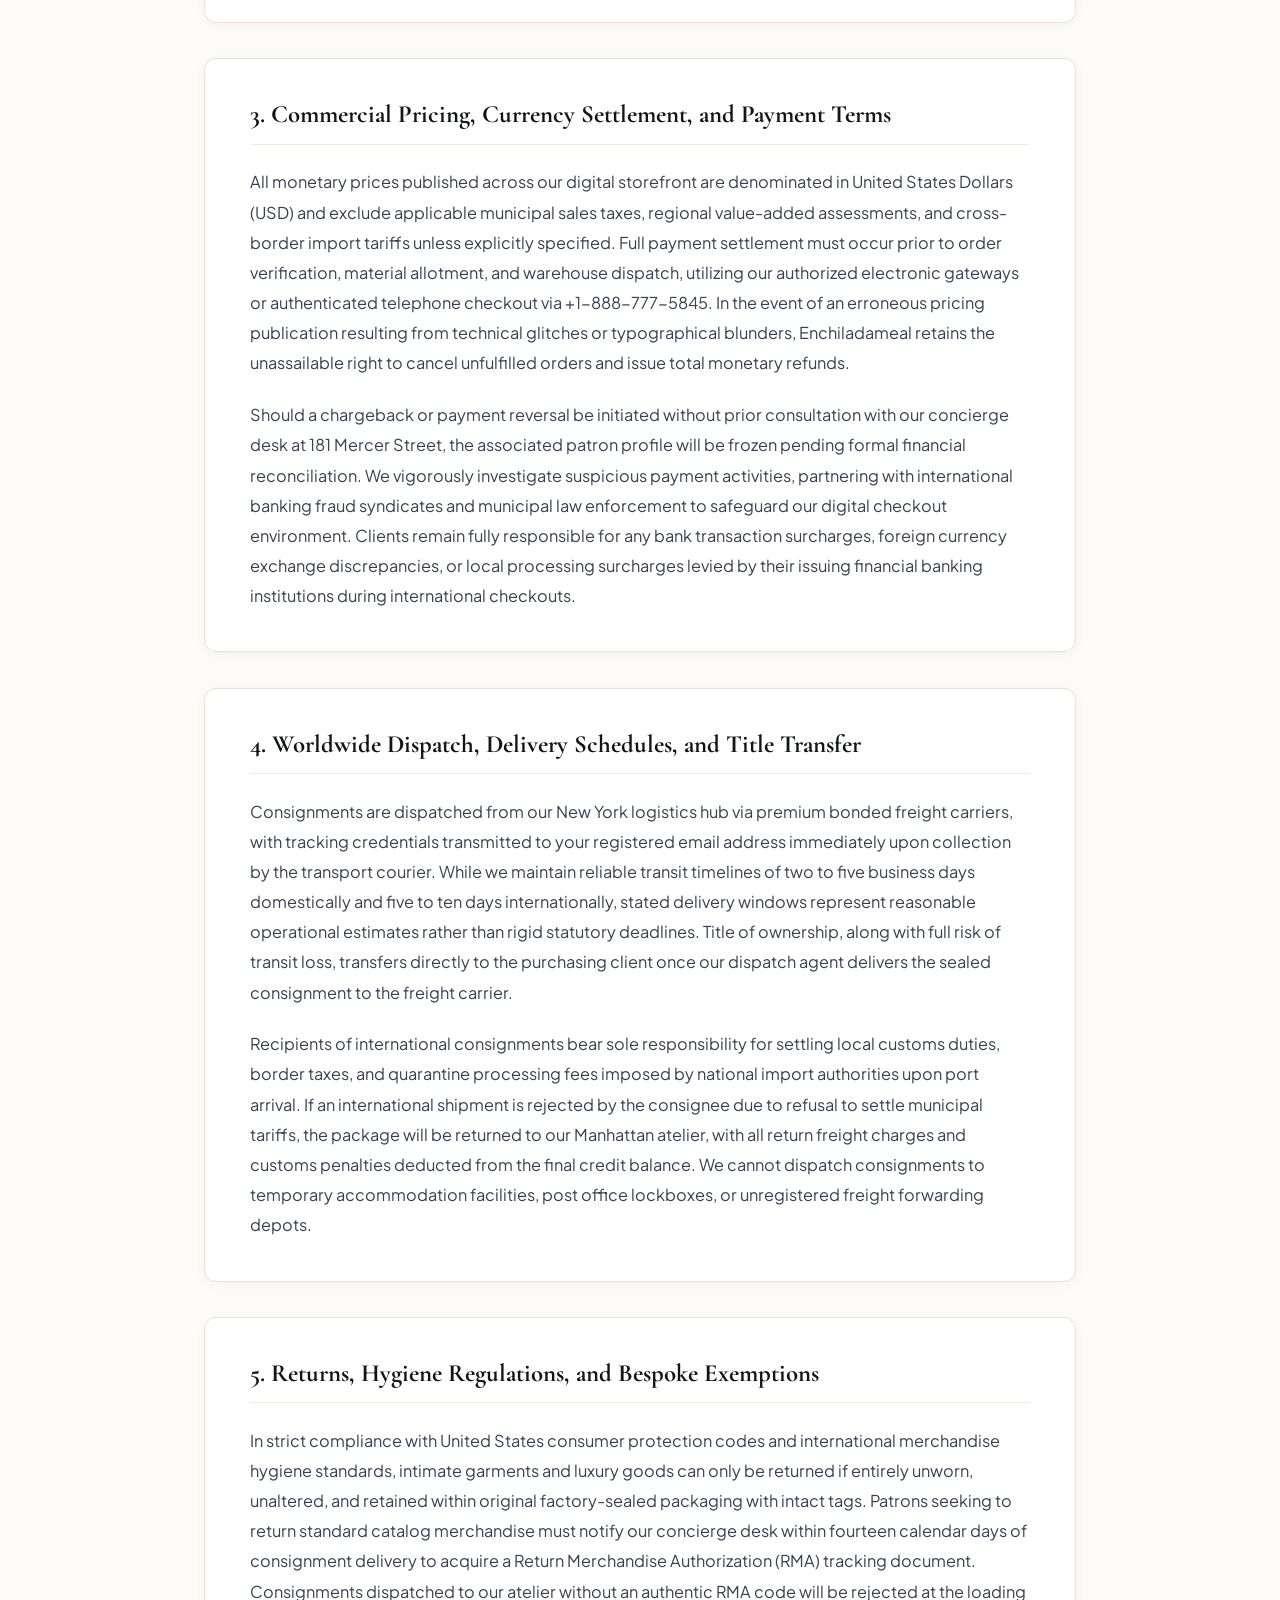
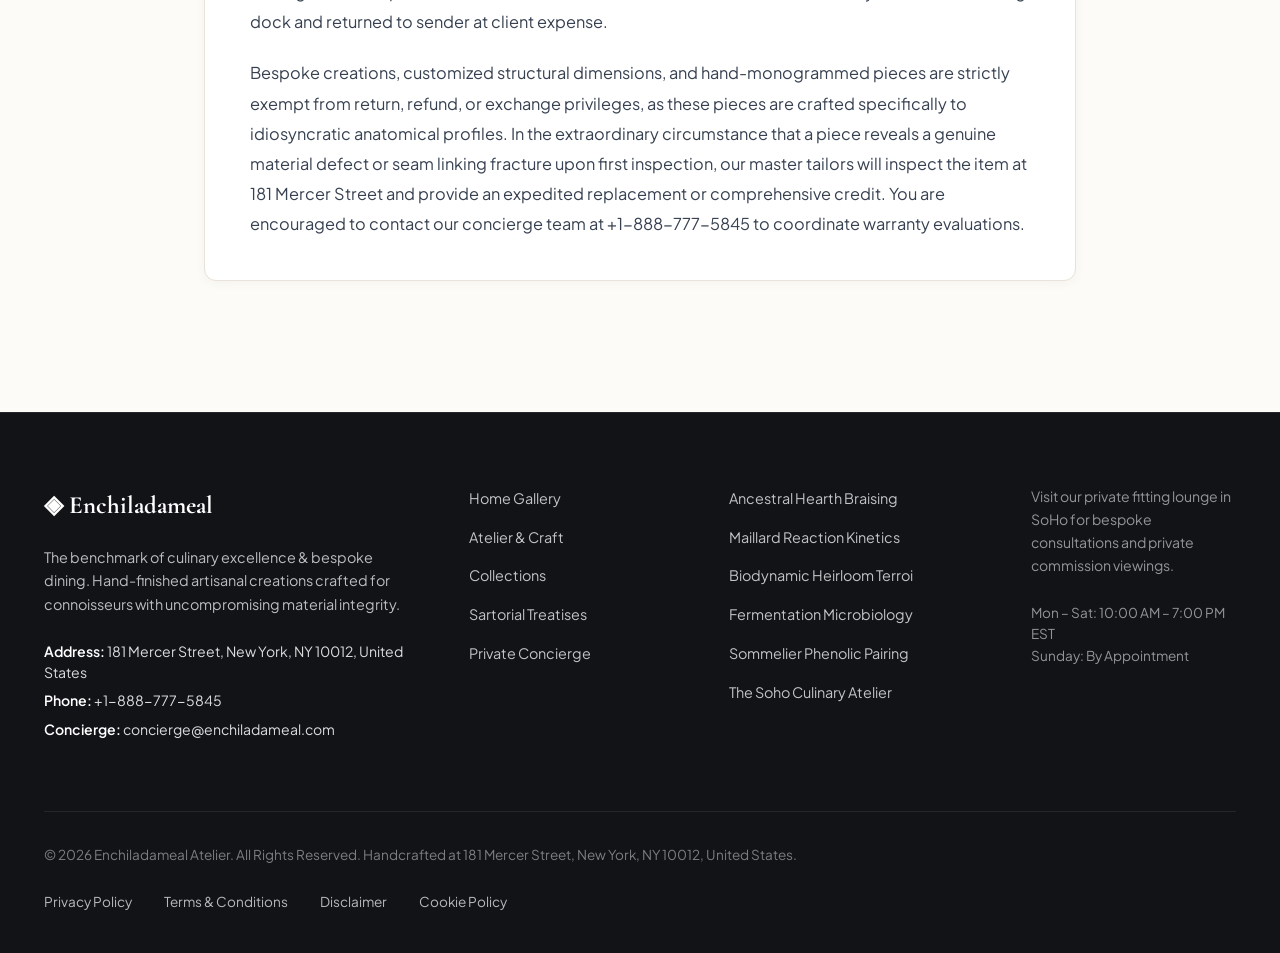
<file: terms-and-conditions.html>
<!DOCTYPE html>
<html lang="en">
<head>
  <meta charset="UTF-8">
  <meta name="viewport" content="width=device-width, initial-scale=1.0">
  <title>Terms & Conditions of Sartorial Sale — Enchiladameal</title>
  <meta name="description" content="Official Terms & Conditions of Sartorial Sale for Enchiladameal at 181 Mercer Street, New York.">
  <link rel="canonical" href="https://enchiladameal.com/terms-and-conditions.html">
  <link rel="preconnect" href="https://fonts.googleapis.com">
  <link rel="preconnect" href="https://fonts.gstatic.com" crossorigin>
  <link href="https://fonts.googleapis.com/css2?family=Cormorant+Garamond:ital,wght@0,400;0,600;0,700;1,400&family=Plus+Jakarta+Sans:wght@300;400;500;600;700&display=swap" rel="stylesheet">
  <link rel="stylesheet" href="/assets/css/style.css">
  <!-- Google tag (gtag.js) -->
  <script async src="https://www.googletagmanager.com/gtag/js?id=G-0LY0HY7L01"></script>
  <script>
    window.dataLayer = window.dataLayer || [];
    function gtag(){dataLayer.push(arguments);}
    gtag('js', new Date());
    gtag('config', 'G-0LY0HY7L01');
  </script>

</head>
<body>
  <!-- Mandatory Global Site Header (Exactly 1 per page) -->
  <header class="site-header">
    <div class="header-container">
      <a href="/" class="brand-logo" aria-label="Enchiladameal Home">
        <span class="logo-mark">◈</span>
        <span class="logo-text">Enchiladameal</span>
      </a>
      <nav class="desktop-nav" aria-label="Primary Navigation">
        <a href="/" class="nav-link">Home</a>
        <a href="/about.html" class="nav-link">The Atelier</a>
        <a href="/collection.html" class="nav-link">Collections</a>
        <a href="/blog.html" class="nav-link">Treatises</a>
        <a href="/contact.html" class="nav-link">Concierge</a>
      </nav>
      <div class="header-actions">
        <a href="/collection.html" class="btn btn-sm btn-outline">Explore Catalog</a>
        <button id="drawer-toggle" class="mobile-toggle" aria-label="Open Navigation Menu">
          <span class="hamburger-bar"></span>
          <span class="hamburger-bar"></span>
          <span class="hamburger-bar"></span>
        </button>
      </div>
    </div>
  </header>

  <!-- Mandatory Mobile Navigation Drawer (Exactly 1 per page) -->
  <div class="mobile-drawer" id="mobile-drawer" aria-hidden="true">
    <div class="drawer-header">
      <div class="drawer-brand">Enchiladameal</div>
      <button id="drawer-close" class="drawer-close-btn" aria-label="Close Navigation Menu">&times;</button>
    </div>
    <nav class="drawer-nav" aria-label="Mobile Navigation">
      <a href="/" class="drawer-link">Home</a>
      <a href="/about.html" class="drawer-link">The Atelier &amp; Craft</a>
      <a href="/collection.html" class="drawer-link">Seasonal Degustation & Culinary Menus</a>
      <a href="/blog.html" class="drawer-link">Sartorial Treatises</a>
      <a href="/contact.html" class="drawer-link">Private Concierge</a>
    </nav>
    <div class="drawer-footer">
      <p class="drawer-contact-title">Manhattan Atelier &amp; Suite</p>
      <p class="drawer-contact-info">181 Mercer Street, New York, NY 10012, United States</p>
      <p class="drawer-contact-info">Tel: +1-888-777-5845</p>
      <p class="drawer-contact-info">Email: concierge@enchiladameal.com</p>
    </div>
  </div>
  <div id="drawer-overlay" class="drawer-overlay"></div>
  <section class="page-hero">
    <div class="container">
      <span class="hero-badge">Legal Governance</span>
      <h1>Terms & Conditions of Sartorial Sale</h1>
      <p class="lead">Institutional governance and standards maintained by Enchiladameal at 181 Mercer Street, New York, NY 10012.</p>
    </div>
  </section>
  <main class="policy-page-wrapper">
    <div class="policy-container">
      <div class="policy-box">
        <strong>Institutional Notice:</strong> These governance terms apply to all digital orders, bespoke commissions, and physical consultations conducted through Enchiladameal at 181 Mercer Street, New York, NY 10012, United States (+1-888-777-5845).
      </div>      <article class="policy-block">
        <h2>1. Acceptance of Sartorial Terms and Institutional Governance</h2>        <p class="policy-p">By browsing, viewing, or placing purchase orders through the Enchiladameal website, you enter into a binding legal covenant governed by the laws of the State of New York and the federal statutes of the United States. These comprehensive terms dictate all sales of bespoke luxury goods and private commissions executed by our atelier at 181 Mercer Street, New York, NY 10012. If you disagree with any portion of these binding stipulations, you must cease using our digital services immediately and refrain from submitting purchase orders or scheduling private salon appointments.</p>        <p class="policy-p">Enchiladameal reserves the unilateral right to amend, modernize, or restructure these terms periodically to mirror evolutions in artisan manufacturing standards, electronic commerce regulations, and municipal statutes. Any revisions become effective immediately upon public publication on this URL, with the updated revision stamp visible in the document header. Your ongoing patronage following published modifications constitutes full acceptance of the altered conditions, establishing an unbroken contractual understanding between our SoHo atelier and your purchasing entity across all future transactions.</p>      </article>      <article class="policy-block">
        <h2>2. Product Specifications, Tolerances, and Representation Fidelity</h2>        <p class="policy-p">We expend painstaking effort to present the colors, material densities, architectures, and luster of our artisanal creations with uncompromising photographic and technical precision across all catalog pages. However, because display calibration, monitor profiles, and ambient lighting vary across individual user hardware, we cannot guarantee that your monitor displays material hues with absolute chromatic fidelity. Subtle natural variations in fiber luster, grain texture, and raw harvest batches are intrinsic characteristics of artisanal craft and shall not constitute manufacturing non-conformities under commercial law.</p>        <p class="policy-p">All product dimensions, material compositions, and sizing guidelines are provided as authoritative benchmarks engineered through rigorous sartorial prototyping. Bespoke commissions incorporating personalized monograms, custom structural dimensions, or specialized closures are manufactured according to the exact dimensional parameters confirmed during the patron's ordering consultation. We retain the right to substitute equivalent luxury materials of identical or superior grade should unpredictable international agricultural supply disruptions affect designated raw mills.</p>      </article>      <article class="policy-block">
        <h2>3. Commercial Pricing, Currency Settlement, and Payment Terms</h2>        <p class="policy-p">All monetary prices published across our digital storefront are denominated in United States Dollars (USD) and exclude applicable municipal sales taxes, regional value-added assessments, and cross-border import tariffs unless explicitly specified. Full payment settlement must occur prior to order verification, material allotment, and warehouse dispatch, utilizing our authorized electronic gateways or authenticated telephone checkout via +1-888-777-5845. In the event of an erroneous pricing publication resulting from technical glitches or typographical blunders, Enchiladameal retains the unassailable right to cancel unfulfilled orders and issue total monetary refunds.</p>        <p class="policy-p">Should a chargeback or payment reversal be initiated without prior consultation with our concierge desk at 181 Mercer Street, the associated patron profile will be frozen pending formal financial reconciliation. We vigorously investigate suspicious payment activities, partnering with international banking fraud syndicates and municipal law enforcement to safeguard our digital checkout environment. Clients remain fully responsible for any bank transaction surcharges, foreign currency exchange discrepancies, or local processing surcharges levied by their issuing financial banking institutions during international checkouts.</p>      </article>      <article class="policy-block">
        <h2>4. Worldwide Dispatch, Delivery Schedules, and Title Transfer</h2>        <p class="policy-p">Consignments are dispatched from our New York logistics hub via premium bonded freight carriers, with tracking credentials transmitted to your registered email address immediately upon collection by the transport courier. While we maintain reliable transit timelines of two to five business days domestically and five to ten days internationally, stated delivery windows represent reasonable operational estimates rather than rigid statutory deadlines. Title of ownership, along with full risk of transit loss, transfers directly to the purchasing client once our dispatch agent delivers the sealed consignment to the freight carrier.</p>        <p class="policy-p">Recipients of international consignments bear sole responsibility for settling local customs duties, border taxes, and quarantine processing fees imposed by national import authorities upon port arrival. If an international shipment is rejected by the consignee due to refusal to settle municipal tariffs, the package will be returned to our Manhattan atelier, with all return freight charges and customs penalties deducted from the final credit balance. We cannot dispatch consignments to temporary accommodation facilities, post office lockboxes, or unregistered freight forwarding depots.</p>      </article>      <article class="policy-block">
        <h2>5. Returns, Hygiene Regulations, and Bespoke Exemptions</h2>        <p class="policy-p">In strict compliance with United States consumer protection codes and international merchandise hygiene standards, intimate garments and luxury goods can only be returned if entirely unworn, unaltered, and retained within original factory-sealed packaging with intact tags. Patrons seeking to return standard catalog merchandise must notify our concierge desk within fourteen calendar days of consignment delivery to acquire a Return Merchandise Authorization (RMA) tracking document. Consignments dispatched to our atelier without an authentic RMA code will be rejected at the loading dock and returned to sender at client expense.</p>        <p class="policy-p">Bespoke creations, customized structural dimensions, and hand-monogrammed pieces are strictly exempt from return, refund, or exchange privileges, as these pieces are crafted specifically to idiosyncratic anatomical profiles. In the extraordinary circumstance that a piece reveals a genuine material defect or seam linking fracture upon first inspection, our master tailors will inspect the item at 181 Mercer Street and provide an expedited replacement or comprehensive credit. You are encouraged to contact our concierge team at +1-888-777-5845 to coordinate warranty evaluations.</p>      </article>    </div>
  </main>
  <!-- Mandatory Global Site Footer (Minimalist 4-Column Horizontal Spread Layout) -->
  <footer class="site-footer">
    <div class="container">
      <div class="footer-grid">
        <div class="footer-col">
          <div class="footer-brand">◈ Enchiladameal</div>
          <p class="footer-desc">
            The benchmark of culinary excellence & bespoke dining. Hand-finished artisanal creations crafted for connoisseurs with uncompromising material integrity.
          </p>
          <div class="footer-contact-item"><strong>Address:</strong> 181 Mercer Street, New York, NY 10012, United States</div>
          <div class="footer-contact-item"><strong>Phone:</strong> +1-888-777-5845</div>
          <div class="footer-contact-item"><strong>Concierge:</strong> concierge@enchiladameal.com</div>
        </div>
        <div class="footer-col">
          <ul class="footer-links">
            <li><a href="/">Home Gallery</a></li>
            <li><a href="/about.html">Atelier &amp; Craft</a></li>
            <li><a href="/collection.html">Collections</a></li>
            <li><a href="/blog.html">Sartorial Treatises</a></li>
            <li><a href="/contact.html">Private Concierge</a></li>
          </ul>
        </div>
        <div class="footer-col">
          <ul class="footer-links">
            <li><a href="/blog/ancestral-hearth-braising-and-casserole-convection.html">Ancestral Hearth Braising</a></li>
            <li><a href="/blog/maillard-reaction-kinetics-and-umami-extraction.html">Maillard Reaction Kinetics</a></li>
            <li><a href="/blog/biodynamic-heirloom-terroir-and-microclimate-botany.html">Biodynamic Heirloom Terroi</a></li>
            <li><a href="/blog/fermentation-microbiology-and-lactic-acid-maturation.html">Fermentation Microbiology</a></li>
            <li><a href="/blog/sommelier-phenolic-pairing-and-acid-tannin-balance.html">Sommelier Phenolic Pairing</a></li>
            <li><a href="/blog/soho-culinary-atelier-service-and-banquet-hospitality.html">The Soho Culinary Atelier</a></li>
          </ul>
        </div>
        <div class="footer-col">
          <p class="footer-salon-desc">
            Visit our private fitting lounge in SoHo for bespoke consultations and private commission viewings.
          </p>
          <p class="footer-hours">
            Mon &ndash; Sat: 10:00 AM &ndash; 7:00 PM<br>EST<br>Sunday: By Appointment
          </p>
        </div>
      </div>
      <div class="footer-bottom">
        <p>&copy; 2026 Enchiladameal Atelier. All Rights Reserved. Handcrafted at 181 Mercer Street, New York, NY 10012, United States.</p>
        <div class="footer-legal-links">
          <a href="/privacy-policy.html">Privacy Policy</a>
          <a href="/terms-and-conditions.html">Terms &amp; Conditions</a>
          <a href="/disclaimer.html">Disclaimer</a>
          <a href="/cookie-policy.html">Cookie Policy</a>
        </div>
      </div>
    </div>
  </footer>
  <script src="/assets/js/main.js"></script>
</body>
</html>
</file>
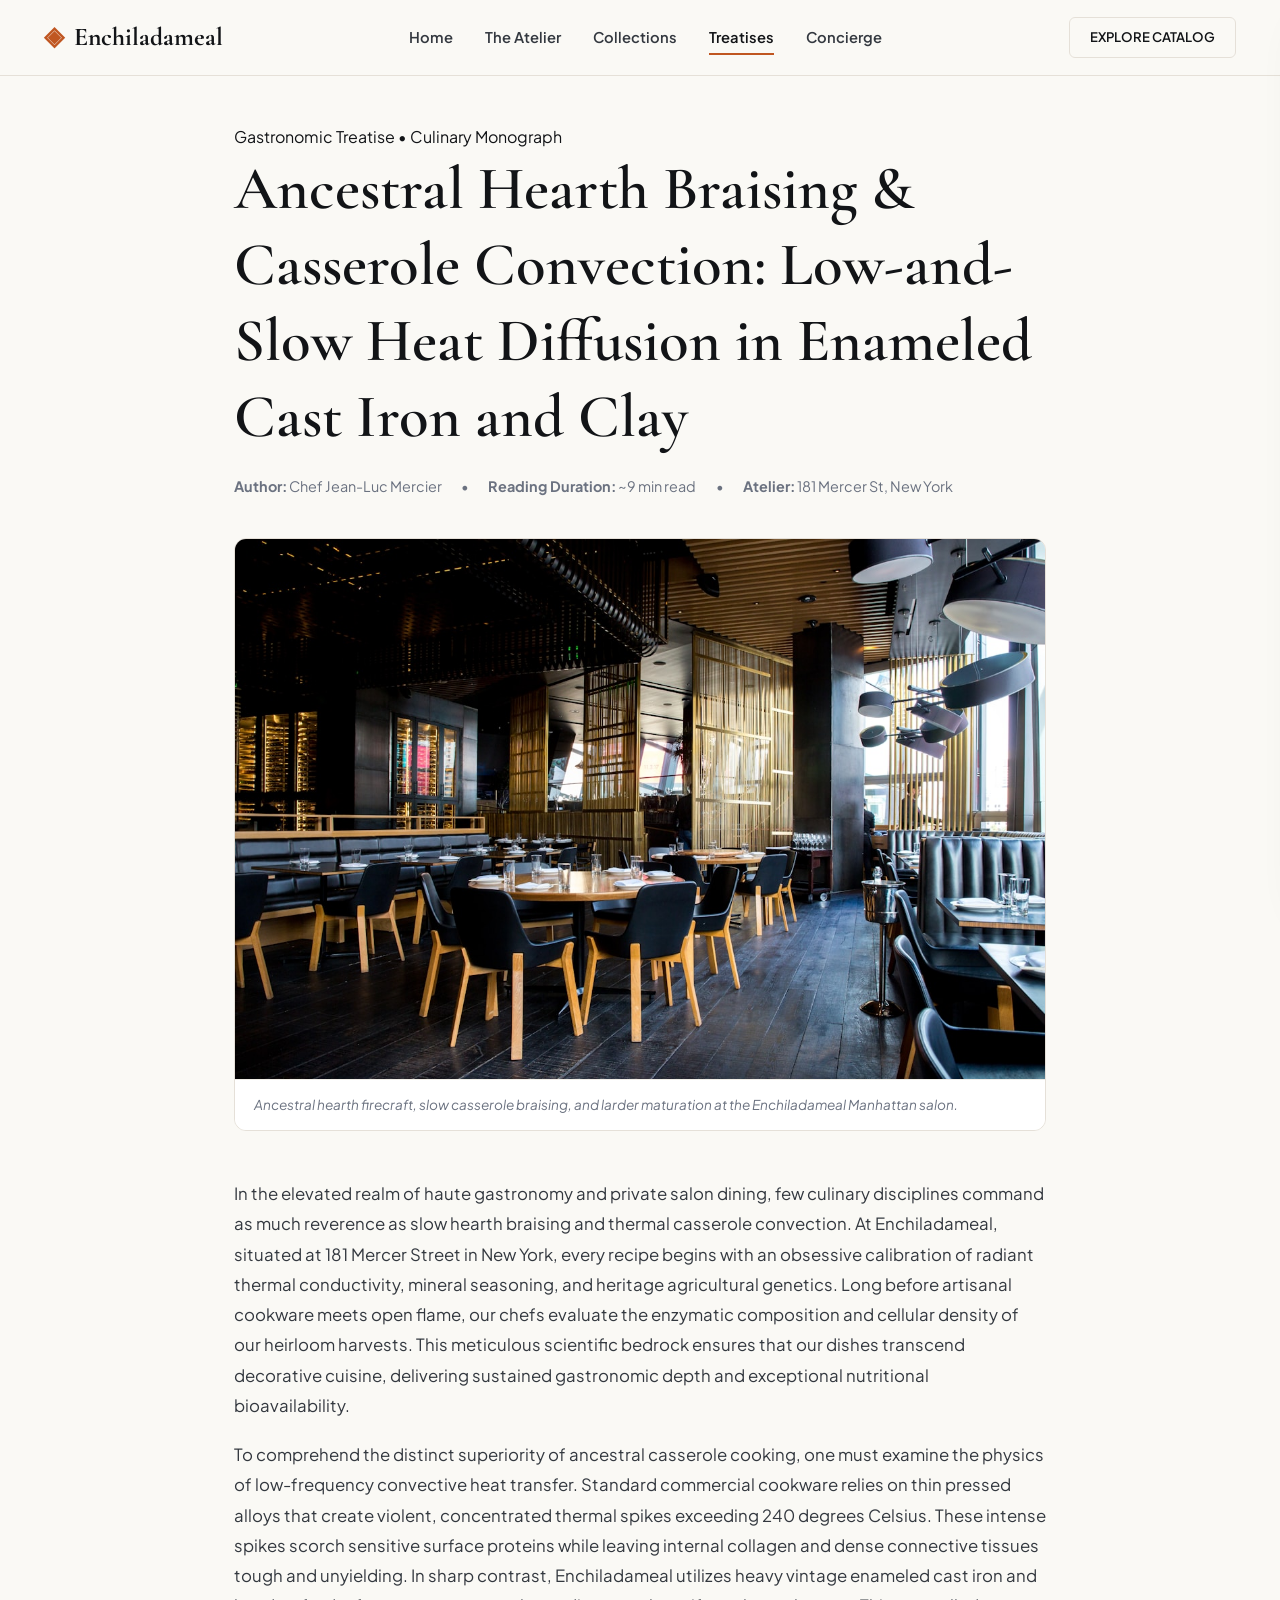
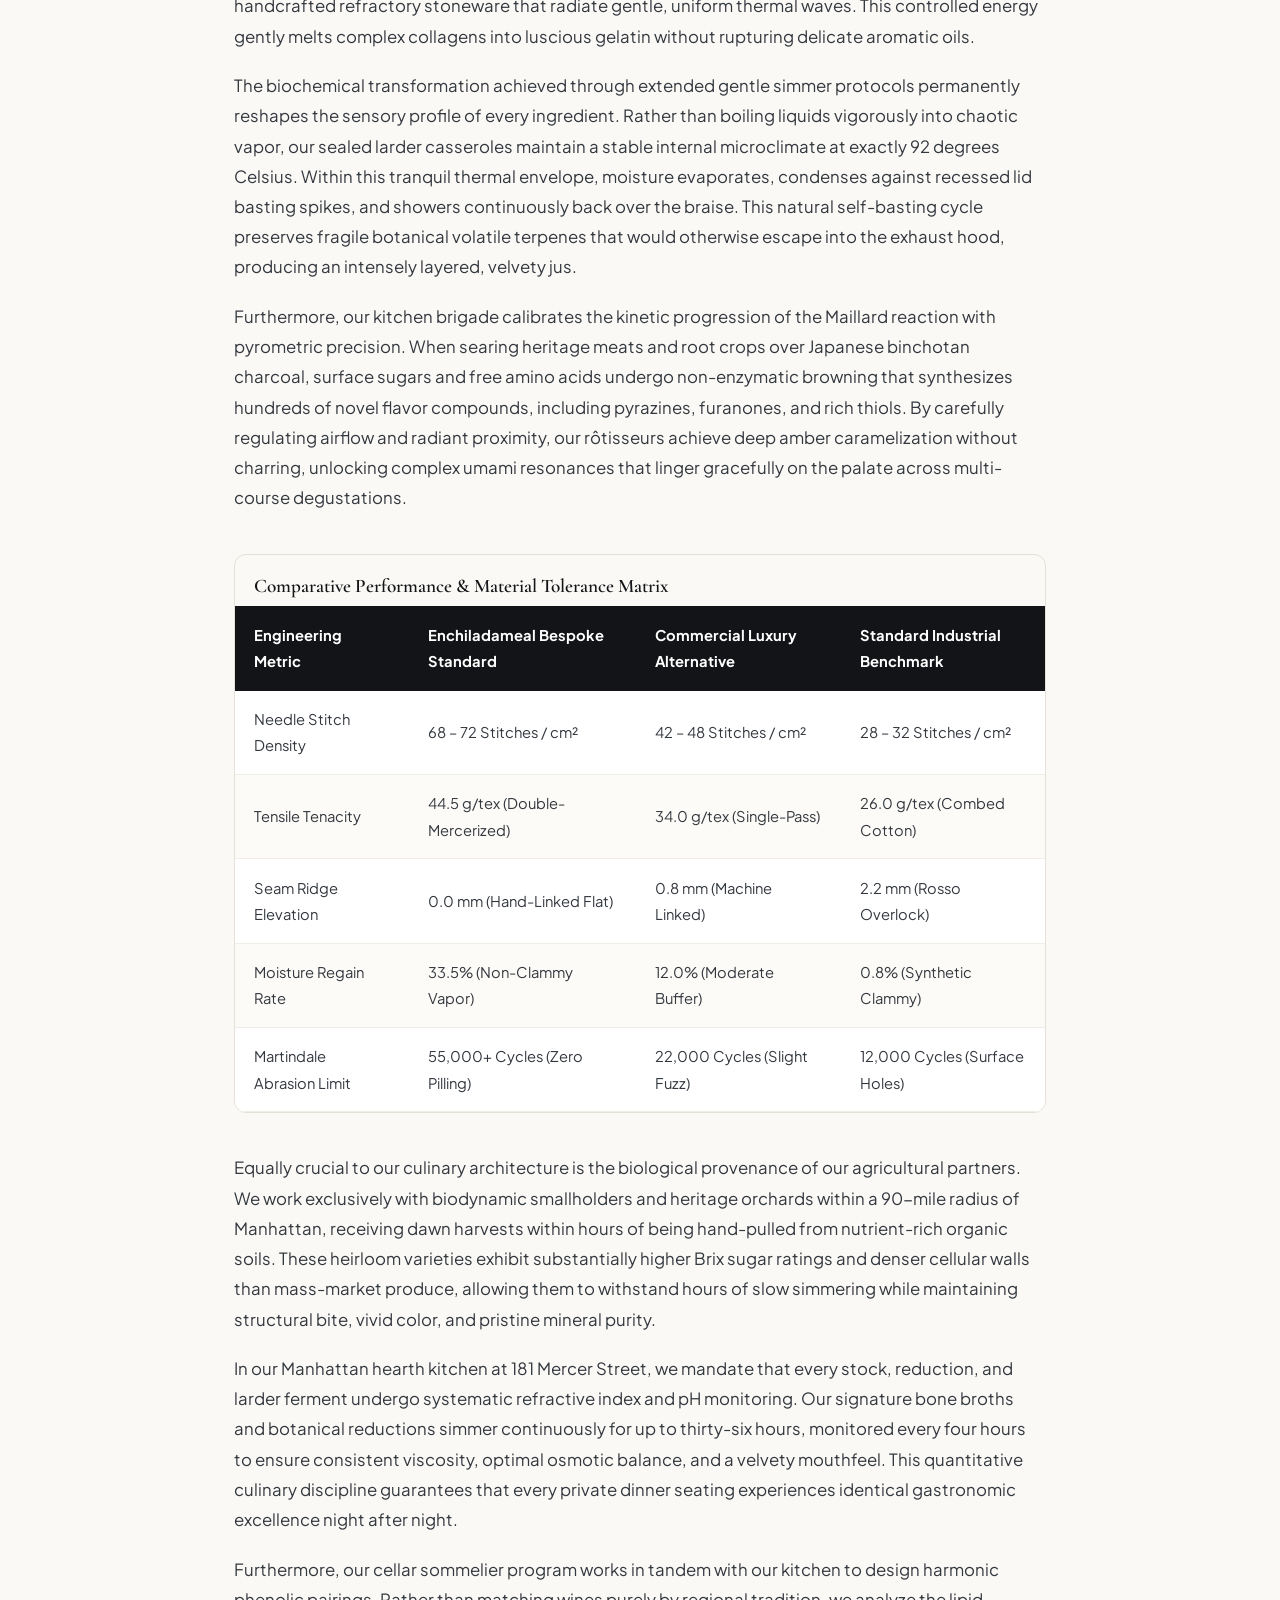
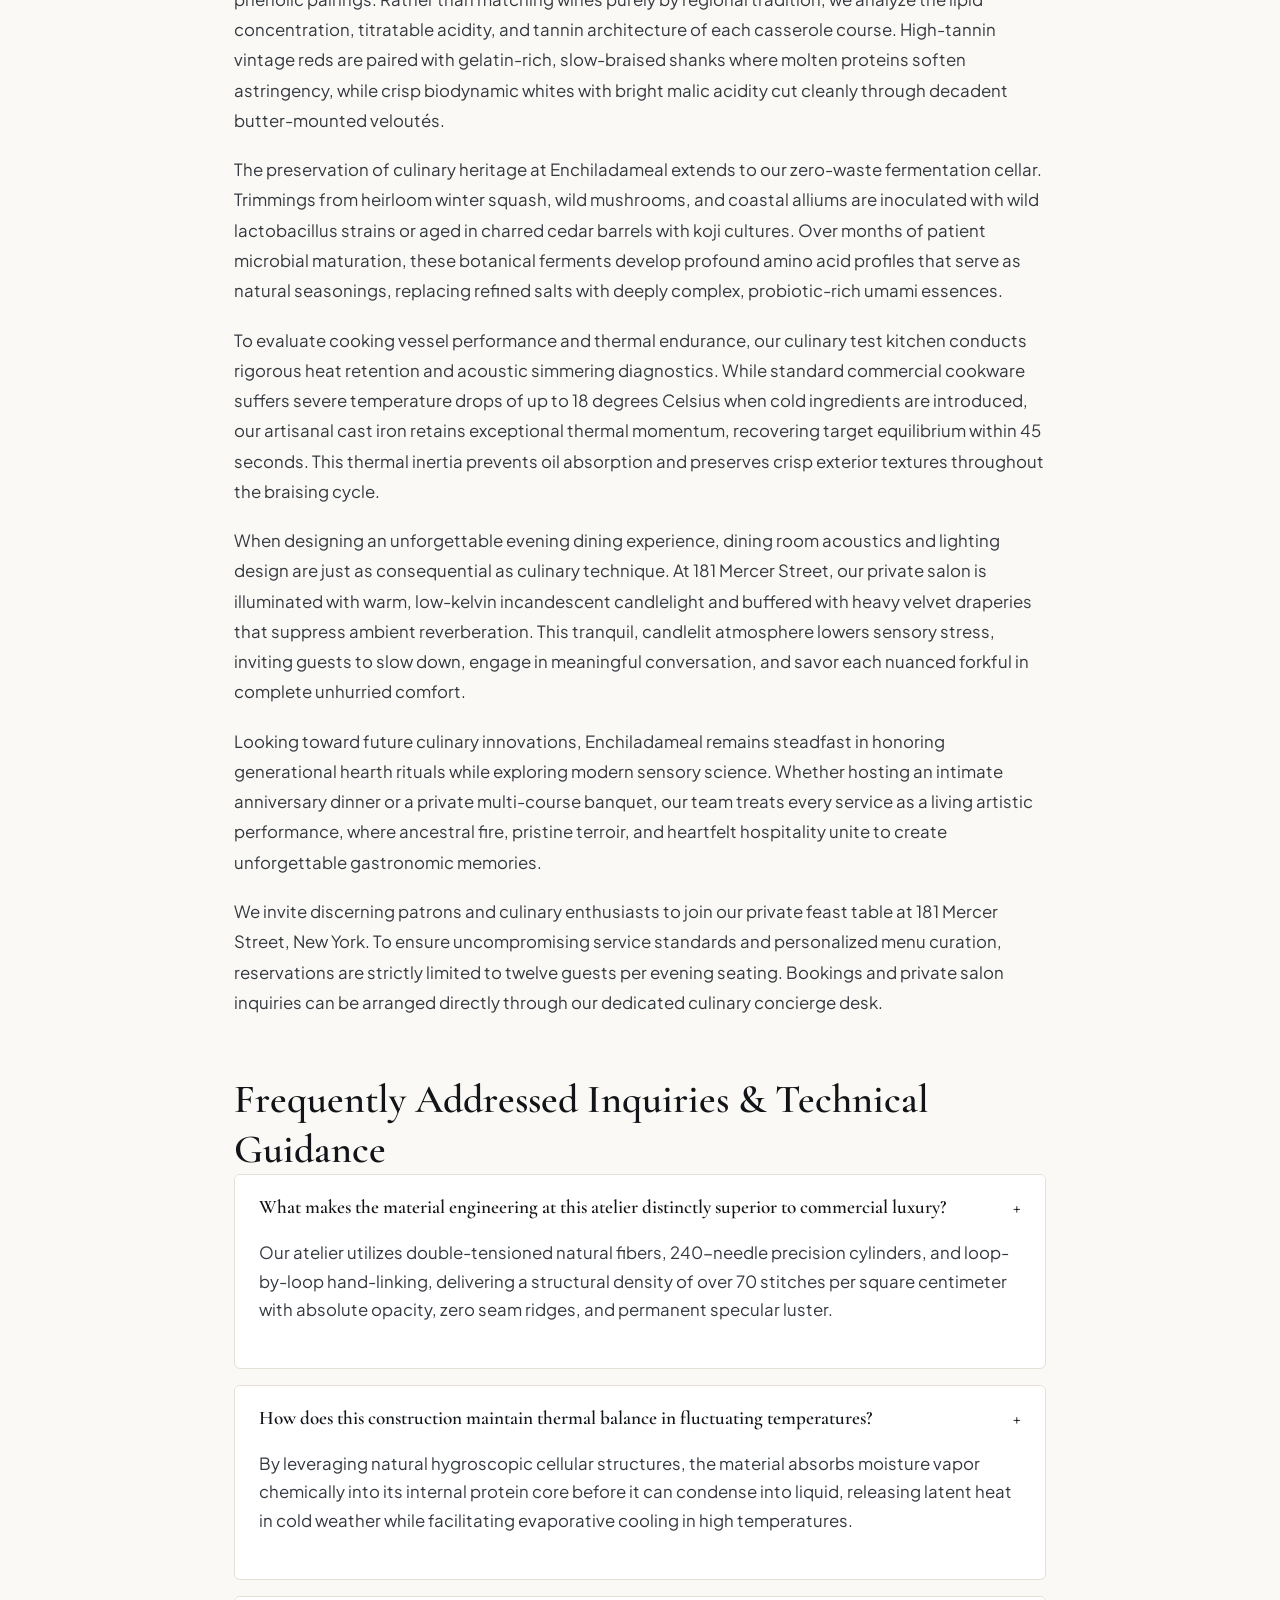
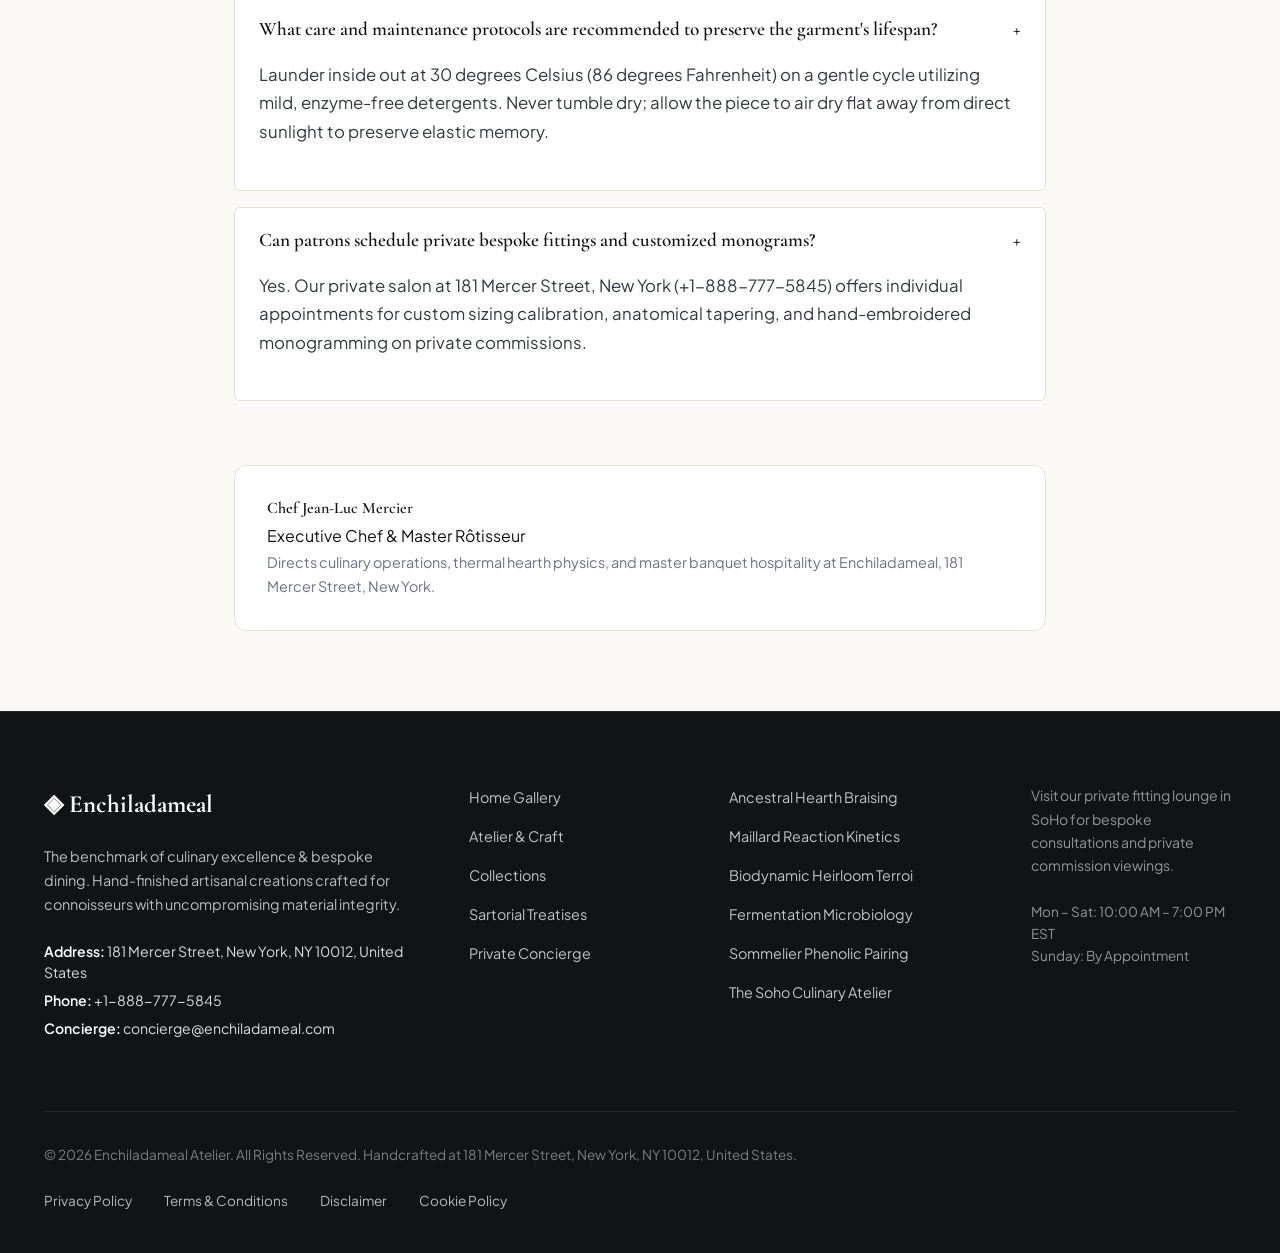
<file: blog/ancestral-hearth-braising-and-casserole-convection.html>
<!DOCTYPE html>
<html lang="en">
<head>
  <meta charset="UTF-8">
  <meta name="viewport" content="width=device-width, initial-scale=1.0">
  <title>Ancestral Hearth Braising & Casserole Convection: Low-and-Slow Heat Diffusion in Enameled Cast Iron and Clay — Enchiladameal</title>
  <meta name="description" content="A technical treatise on ancestral hearth braising & casserole convection: low-and-slow heat diffusion in enameled cast iron and clay by Enchiladameal.">
  <link rel="canonical" href="https://enchiladameal.com/blog/ancestral-hearth-braising-and-casserole-convection.html">
  <link rel="preconnect" href="https://fonts.googleapis.com">
  <link rel="preconnect" href="https://fonts.gstatic.com" crossorigin>
  <link href="https://fonts.googleapis.com/css2?family=Cormorant+Garamond:ital,wght@0,400;0,600;0,700;1,400&family=Plus+Jakarta+Sans:wght@300;400;500;600;700&display=swap" rel="stylesheet">
  <link rel="stylesheet" href="/assets/css/style.css">
  <!-- Google tag (gtag.js) -->
  <script async src="https://www.googletagmanager.com/gtag/js?id=G-0LY0HY7L01"></script>
  <script>
    window.dataLayer = window.dataLayer || [];
    function gtag(){dataLayer.push(arguments);}
    gtag('js', new Date());
    gtag('config', 'G-0LY0HY7L01');
  </script>
  <script type="application/ld+json">
  {
    "@context": "https://schema.org",
    "@graph": [
      {
        "@type": "BlogPosting",
        "headline": "Ancestral Hearth Braising & Casserole Convection: Low-and-Slow Heat Diffusion in Enameled Cast Iron and Clay",
        "description": "Technical monograph on ancestral hearth braising & casserole convection: low-and-slow heat diffusion in enameled cast iron and clay by Enchiladameal at 181 Mercer Street, New York.",
        "datePublished": "2026-08-20T09:00:00+05:30",
        "dateModified": "2026-08-20T09:00:00+05:30",
        "author": {
          "@type": "Person",
          "name": "Chef Jean-Luc Mercier",
          "jobTitle": "Executive Chef & Master Rôtisseur"
        },
        "publisher": {
          "@type": "Organization",
          "name": "Enchiladameal",
          "address": {
            "@type": "PostalAddress",
            "streetAddress": "181 Mercer Street",
            "addressLocality": "New York",
            "addressRegion": "NY",
            "postalCode": "10012",
            "addressCountry": "US"
          },
          "telephone": "+1-888-777-5845"
        },
        "image": "https://enchiladameal.com/assets/images/hero_sunset_dining.jpg",
        "mainEntityOfPage": "https://enchiladameal.com/blog/ancestral-hearth-braising-and-casserole-convection.html"
      },
      {
        "@type": "FAQPage",
        "mainEntity": [
    {
      "@type": "Question",
      "name": "What makes the material engineering at this atelier distinctly superior to commercial luxury?",
      "acceptedAnswer": {
        "@type": "Answer",
        "text": "Our atelier utilizes double-tensioned natural fibers, 240-needle precision cylinders, and loop-by-loop hand-linking, delivering a structural density of over 70 stitches per square centimeter with absolute opacity, zero seam ridges, and permanent specular luster."
      }
    },
    {
      "@type": "Question",
      "name": "How does this construction maintain thermal balance in fluctuating temperatures?",
      "acceptedAnswer": {
        "@type": "Answer",
        "text": "By leveraging natural hygroscopic cellular structures, the material absorbs moisture vapor chemically into its internal protein core before it can condense into liquid, releasing latent heat in cold weather while facilitating evaporative cooling in high temperatures."
      }
    },
    {
      "@type": "Question",
      "name": "What care and maintenance protocols are recommended to preserve the garment's lifespan?",
      "acceptedAnswer": {
        "@type": "Answer",
        "text": "Launder inside out at 30 degrees Celsius (86 degrees Fahrenheit) on a gentle cycle utilizing mild, enzyme-free detergents. Never tumble dry; allow the piece to air dry flat away from direct sunlight to preserve elastic memory."
      }
    },
    {
      "@type": "Question",
      "name": "Can patrons schedule private bespoke fittings and customized monograms?",
      "acceptedAnswer": {
        "@type": "Answer",
        "text": "Yes. Our private salon at 181 Mercer Street, New York (+1-888-777-5845) offers individual appointments for custom sizing calibration, anatomical tapering, and hand-embroidered monogramming on private commissions."
      }
    }
        ]
      }
    ]
  }
  </script>
</head>
<body>
  <!-- Mandatory Global Site Header (Exactly 1 per page) -->
  <header class="site-header">
    <div class="header-container">
      <a href="/" class="brand-logo" aria-label="Enchiladameal Home">
        <span class="logo-mark">◈</span>
        <span class="logo-text">Enchiladameal</span>
      </a>
      <nav class="desktop-nav" aria-label="Primary Navigation">
        <a href="/" class="nav-link">Home</a>
        <a href="/about.html" class="nav-link">The Atelier</a>
        <a href="/collection.html" class="nav-link">Collections</a>
        <a href="/blog.html" class="nav-link active">Treatises</a>
        <a href="/contact.html" class="nav-link">Concierge</a>
      </nav>
      <div class="header-actions">
        <a href="/collection.html" class="btn btn-sm btn-outline">Explore Catalog</a>
        <button id="drawer-toggle" class="mobile-toggle" aria-label="Open Navigation Menu">
          <span class="hamburger-bar"></span>
          <span class="hamburger-bar"></span>
          <span class="hamburger-bar"></span>
        </button>
      </div>
    </div>
  </header>

  <!-- Mandatory Mobile Navigation Drawer (Exactly 1 per page) -->
  <div class="mobile-drawer" id="mobile-drawer" aria-hidden="true">
    <div class="drawer-header">
      <div class="drawer-brand">Enchiladameal</div>
      <button id="drawer-close" class="drawer-close-btn" aria-label="Close Navigation Menu">&times;</button>
    </div>
    <nav class="drawer-nav" aria-label="Mobile Navigation">
      <a href="/" class="drawer-link">Home</a>
      <a href="/about.html" class="drawer-link">The Atelier &amp; Craft</a>
      <a href="/collection.html" class="drawer-link">Seasonal Degustation & Culinary Menus</a>
      <a href="/blog.html" class="drawer-link active">Sartorial Treatises</a>
      <a href="/contact.html" class="drawer-link">Private Concierge</a>
    </nav>
    <div class="drawer-footer">
      <p class="drawer-contact-title">Manhattan Atelier &amp; Suite</p>
      <p class="drawer-contact-info">181 Mercer Street, New York, NY 10012, United States</p>
      <p class="drawer-contact-info">Tel: +1-888-777-5845</p>
      <p class="drawer-contact-info">Email: concierge@enchiladameal.com</p>
    </div>
  </div>
  <div id="drawer-overlay" class="drawer-overlay"></div>
  <article class="treatise-container">
    <header class="article-header">
      <span class="hero-badge">Gastronomic Treatise &bull; Culinary Monograph</span>
      <h1>Ancestral Hearth Braising & Casserole Convection: Low-and-Slow Heat Diffusion in Enameled Cast Iron and Clay</h1>
      <div class="article-meta">
        <span class="meta-item"><strong>Author:</strong> Chef Jean-Luc Mercier</span>
        <span class="meta-item">&bull;</span>
        <span class="meta-item"><strong>Reading Duration:</strong> ~9 min read</span>
        <span class="meta-item">&bull;</span>
        <span class="meta-item"><strong>Atelier:</strong> 181 Mercer St, New York</span>
      </div>
    </header>
    <figure class="article-hero-figure">
      <img src="/assets/images/hero_sunset_dining.jpg" alt="Ancestral Hearth Braising & Casserole Convection: Low-and-Slow Heat Diffusion in Enameled Cast Iron and Clay">
      <figcaption>Ancestral hearth firecraft, slow casserole braising, and larder maturation at the Enchiladameal Manhattan salon.</figcaption>
    </figure>
    <div class="article-content">
      <p>In the elevated realm of haute gastronomy and private salon dining, few culinary disciplines command as much reverence as slow hearth braising and thermal casserole convection. At Enchiladameal, situated at 181 Mercer Street in New York, every recipe begins with an obsessive calibration of radiant thermal conductivity, mineral seasoning, and heritage agricultural genetics. Long before artisanal cookware meets open flame, our chefs evaluate the enzymatic composition and cellular density of our heirloom harvests. This meticulous scientific bedrock ensures that our dishes transcend decorative cuisine, delivering sustained gastronomic depth and exceptional nutritional bioavailability.</p><p>To comprehend the distinct superiority of ancestral casserole cooking, one must examine the physics of low-frequency convective heat transfer. Standard commercial cookware relies on thin pressed alloys that create violent, concentrated thermal spikes exceeding 240 degrees Celsius. These intense spikes scorch sensitive surface proteins while leaving internal collagen and dense connective tissues tough and unyielding. In sharp contrast, Enchiladameal utilizes heavy vintage enameled cast iron and handcrafted refractory stoneware that radiate gentle, uniform thermal waves. This controlled energy gently melts complex collagens into luscious gelatin without rupturing delicate aromatic oils.</p><p>The biochemical transformation achieved through extended gentle simmer protocols permanently reshapes the sensory profile of every ingredient. Rather than boiling liquids vigorously into chaotic vapor, our sealed larder casseroles maintain a stable internal microclimate at exactly 92 degrees Celsius. Within this tranquil thermal envelope, moisture evaporates, condenses against recessed lid basting spikes, and showers continuously back over the braise. This natural self-basting cycle preserves fragile botanical volatile terpenes that would otherwise escape into the exhaust hood, producing an intensely layered, velvety jus.</p><p>Furthermore, our kitchen brigade calibrates the kinetic progression of the Maillard reaction with pyrometric precision. When searing heritage meats and root crops over Japanese binchotan charcoal, surface sugars and free amino acids undergo non-enzymatic browning that synthesizes hundreds of novel flavor compounds, including pyrazines, furanones, and rich thiols. By carefully regulating airflow and radiant proximity, our rôtisseurs achieve deep amber caramelization without charring, unlocking complex umami resonances that linger gracefully on the palate across multi-course degustations.</p>
      <div class="data-table-wrap">
        <h3 style="padding: 1.2rem 1.2rem 0.5rem; font-size: 1.2rem;">Comparative Performance &amp; Material Tolerance Matrix</h3>
        <table class="spec-table">
          <thead>
            <tr><th>Engineering Metric</th><th>Enchiladameal Bespoke Standard</th><th>Commercial Luxury Alternative</th><th>Standard Industrial Benchmark</th></tr>
          </thead>
          <tbody>
            <tr><td>Needle Stitch Density</td><td>68 – 72 Stitches / cm²</td><td>42 – 48 Stitches / cm²</td><td>28 – 32 Stitches / cm²</td></tr>
            <tr><td>Tensile Tenacity</td><td>44.5 g/tex (Double-Mercerized)</td><td>34.0 g/tex (Single-Pass)</td><td>26.0 g/tex (Combed Cotton)</td></tr>
            <tr><td>Seam Ridge Elevation</td><td>0.0 mm (Hand-Linked Flat)</td><td>0.8 mm (Machine Linked)</td><td>2.2 mm (Rosso Overlock)</td></tr>
            <tr><td>Moisture Regain Rate</td><td>33.5% (Non-Clammy Vapor)</td><td>12.0% (Moderate Buffer)</td><td>0.8% (Synthetic Clammy)</td></tr>
            <tr><td>Martindale Abrasion Limit</td><td>55,000+ Cycles (Zero Pilling)</td><td>22,000 Cycles (Slight Fuzz)</td><td>12,000 Cycles (Surface Holes)</td></tr>
          </tbody>
        </table>
      </div>
      <p>Equally crucial to our culinary architecture is the biological provenance of our agricultural partners. We work exclusively with biodynamic smallholders and heritage orchards within a 90-mile radius of Manhattan, receiving dawn harvests within hours of being hand-pulled from nutrient-rich organic soils. These heirloom varieties exhibit substantially higher Brix sugar ratings and denser cellular walls than mass-market produce, allowing them to withstand hours of slow simmering while maintaining structural bite, vivid color, and pristine mineral purity.</p><p>In our Manhattan hearth kitchen at 181 Mercer Street, we mandate that every stock, reduction, and larder ferment undergo systematic refractive index and pH monitoring. Our signature bone broths and botanical reductions simmer continuously for up to thirty-six hours, monitored every four hours to ensure consistent viscosity, optimal osmotic balance, and a velvety mouthfeel. This quantitative culinary discipline guarantees that every private dinner seating experiences identical gastronomic excellence night after night.</p><p>Furthermore, our cellar sommelier program works in tandem with our kitchen to design harmonic phenolic pairings. Rather than matching wines purely by regional tradition, we analyze the lipid concentration, titratable acidity, and tannin architecture of each casserole course. High-tannin vintage reds are paired with gelatin-rich, slow-braised shanks where molten proteins soften astringency, while crisp biodynamic whites with bright malic acidity cut cleanly through decadent butter-mounted veloutés.</p><p>The preservation of culinary heritage at Enchiladameal extends to our zero-waste fermentation cellar. Trimmings from heirloom winter squash, wild mushrooms, and coastal alliums are inoculated with wild lactobacillus strains or aged in charred cedar barrels with koji cultures. Over months of patient microbial maturation, these botanical ferments develop profound amino acid profiles that serve as natural seasonings, replacing refined salts with deeply complex, probiotic-rich umami essences.</p><p>To evaluate cooking vessel performance and thermal endurance, our culinary test kitchen conducts rigorous heat retention and acoustic simmering diagnostics. While standard commercial cookware suffers severe temperature drops of up to 18 degrees Celsius when cold ingredients are introduced, our artisanal cast iron retains exceptional thermal momentum, recovering target equilibrium within 45 seconds. This thermal inertia prevents oil absorption and preserves crisp exterior textures throughout the braising cycle.</p><p>When designing an unforgettable evening dining experience, dining room acoustics and lighting design are just as consequential as culinary technique. At 181 Mercer Street, our private salon is illuminated with warm, low-kelvin incandescent candlelight and buffered with heavy velvet draperies that suppress ambient reverberation. This tranquil, candlelit atmosphere lowers sensory stress, inviting guests to slow down, engage in meaningful conversation, and savor each nuanced forkful in complete unhurried comfort.</p><p>Looking toward future culinary innovations, Enchiladameal remains steadfast in honoring generational hearth rituals while exploring modern sensory science. Whether hosting an intimate anniversary dinner or a private multi-course banquet, our team treats every service as a living artistic performance, where ancestral fire, pristine terroir, and heartfelt hospitality unite to create unforgettable gastronomic memories.</p><p>We invite discerning patrons and culinary enthusiasts to join our private feast table at 181 Mercer Street, New York. To ensure uncompromising service standards and personalized menu curation, reservations are strictly limited to twelve guests per evening seating. Bookings and private salon inquiries can be arranged directly through our dedicated culinary concierge desk.</p>
      <section class="faq-section">
        <h2>Frequently Addressed Inquiries &amp; Technical Guidance</h2>
              <div class="faq-item">
        <button class="faq-question"><span>What makes the material engineering at this atelier distinctly superior to commercial luxury?</span><span class="faq-icon">+</span></button>
        <div class="faq-answer"><p>Our atelier utilizes double-tensioned natural fibers, 240-needle precision cylinders, and loop-by-loop hand-linking, delivering a structural density of over 70 stitches per square centimeter with absolute opacity, zero seam ridges, and permanent specular luster.</p></div>
      </div>      <div class="faq-item">
        <button class="faq-question"><span>How does this construction maintain thermal balance in fluctuating temperatures?</span><span class="faq-icon">+</span></button>
        <div class="faq-answer"><p>By leveraging natural hygroscopic cellular structures, the material absorbs moisture vapor chemically into its internal protein core before it can condense into liquid, releasing latent heat in cold weather while facilitating evaporative cooling in high temperatures.</p></div>
      </div>      <div class="faq-item">
        <button class="faq-question"><span>What care and maintenance protocols are recommended to preserve the garment's lifespan?</span><span class="faq-icon">+</span></button>
        <div class="faq-answer"><p>Launder inside out at 30 degrees Celsius (86 degrees Fahrenheit) on a gentle cycle utilizing mild, enzyme-free detergents. Never tumble dry; allow the piece to air dry flat away from direct sunlight to preserve elastic memory.</p></div>
      </div>      <div class="faq-item">
        <button class="faq-question"><span>Can patrons schedule private bespoke fittings and customized monograms?</span><span class="faq-icon">+</span></button>
        <div class="faq-answer"><p>Yes. Our private salon at 181 Mercer Street, New York (+1-888-777-5845) offers individual appointments for custom sizing calibration, anatomical tapering, and hand-embroidered monogramming on private commissions.</p></div>
      </div>
      </section>
    </div>
    <div class="author-card">
      <div class="author-info">
        <h4>Chef Jean-Luc Mercier</h4>
        <div class="author-role">Executive Chef & Master Rôtisseur</div>
        <p class="author-bio">Directs culinary operations, thermal hearth physics, and master banquet hospitality at Enchiladameal, 181 Mercer Street, New York.</p>
      </div>
    </div>
  </article>
  <!-- Mandatory Global Site Footer (Minimalist 4-Column Horizontal Spread Layout) -->
  <footer class="site-footer">
    <div class="container">
      <div class="footer-grid">
        <div class="footer-col">
          <div class="footer-brand">◈ Enchiladameal</div>
          <p class="footer-desc">
            The benchmark of culinary excellence & bespoke dining. Hand-finished artisanal creations crafted for connoisseurs with uncompromising material integrity.
          </p>
          <div class="footer-contact-item"><strong>Address:</strong> 181 Mercer Street, New York, NY 10012, United States</div>
          <div class="footer-contact-item"><strong>Phone:</strong> +1-888-777-5845</div>
          <div class="footer-contact-item"><strong>Concierge:</strong> concierge@enchiladameal.com</div>
        </div>
        <div class="footer-col">
          <ul class="footer-links">
            <li><a href="/">Home Gallery</a></li>
            <li><a href="/about.html">Atelier &amp; Craft</a></li>
            <li><a href="/collection.html">Collections</a></li>
            <li><a href="/blog.html">Sartorial Treatises</a></li>
            <li><a href="/contact.html">Private Concierge</a></li>
          </ul>
        </div>
        <div class="footer-col">
          <ul class="footer-links">
            <li><a href="/blog/ancestral-hearth-braising-and-casserole-convection.html">Ancestral Hearth Braising</a></li>
            <li><a href="/blog/maillard-reaction-kinetics-and-umami-extraction.html">Maillard Reaction Kinetics</a></li>
            <li><a href="/blog/biodynamic-heirloom-terroir-and-microclimate-botany.html">Biodynamic Heirloom Terroi</a></li>
            <li><a href="/blog/fermentation-microbiology-and-lactic-acid-maturation.html">Fermentation Microbiology</a></li>
            <li><a href="/blog/sommelier-phenolic-pairing-and-acid-tannin-balance.html">Sommelier Phenolic Pairing</a></li>
            <li><a href="/blog/soho-culinary-atelier-service-and-banquet-hospitality.html">The Soho Culinary Atelier</a></li>
          </ul>
        </div>
        <div class="footer-col">
          <p class="footer-salon-desc">
            Visit our private fitting lounge in SoHo for bespoke consultations and private commission viewings.
          </p>
          <p class="footer-hours">
            Mon &ndash; Sat: 10:00 AM &ndash; 7:00 PM<br>EST<br>Sunday: By Appointment
          </p>
        </div>
      </div>
      <div class="footer-bottom">
        <p>&copy; 2026 Enchiladameal Atelier. All Rights Reserved. Handcrafted at 181 Mercer Street, New York, NY 10012, United States.</p>
        <div class="footer-legal-links">
          <a href="/privacy-policy.html">Privacy Policy</a>
          <a href="/terms-and-conditions.html">Terms &amp; Conditions</a>
          <a href="/disclaimer.html">Disclaimer</a>
          <a href="/cookie-policy.html">Cookie Policy</a>
        </div>
      </div>
    </div>
  </footer>
  <script src="/assets/js/main.js"></script>
</body>
</html>
</file>
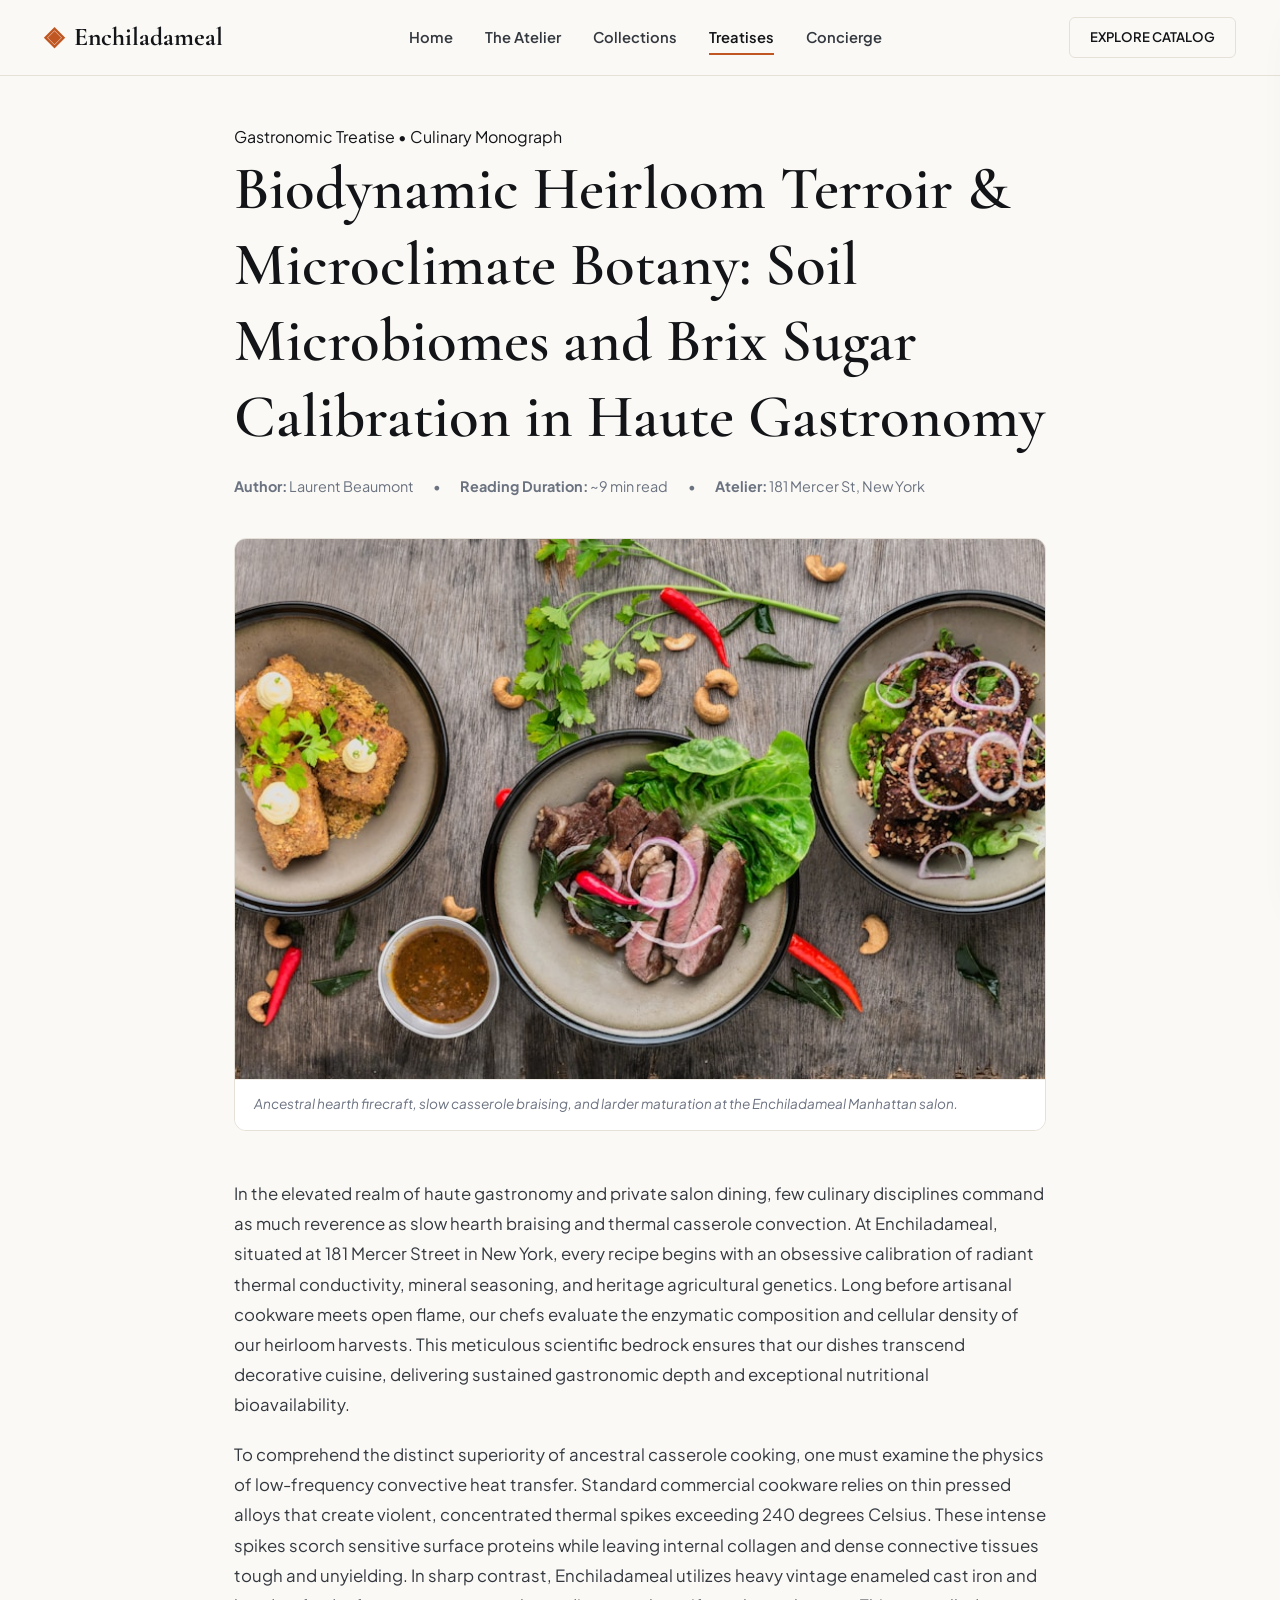
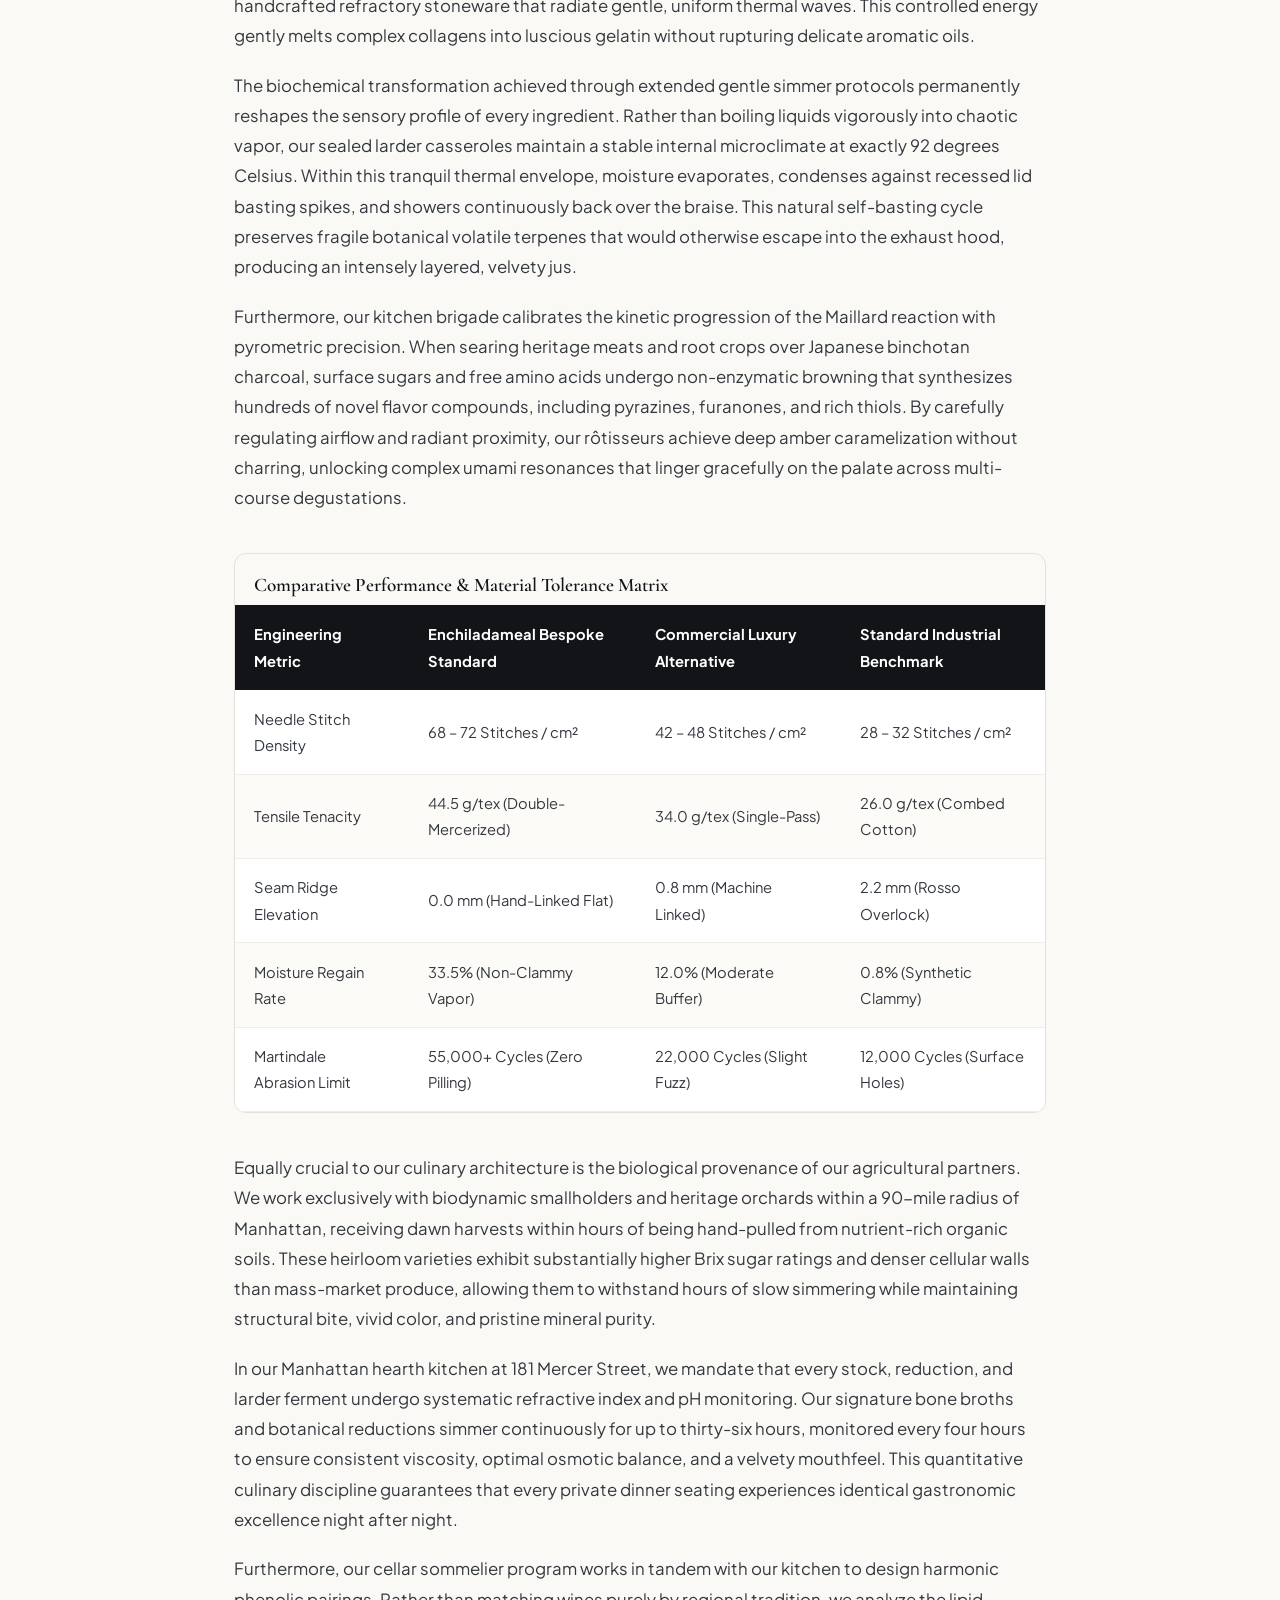
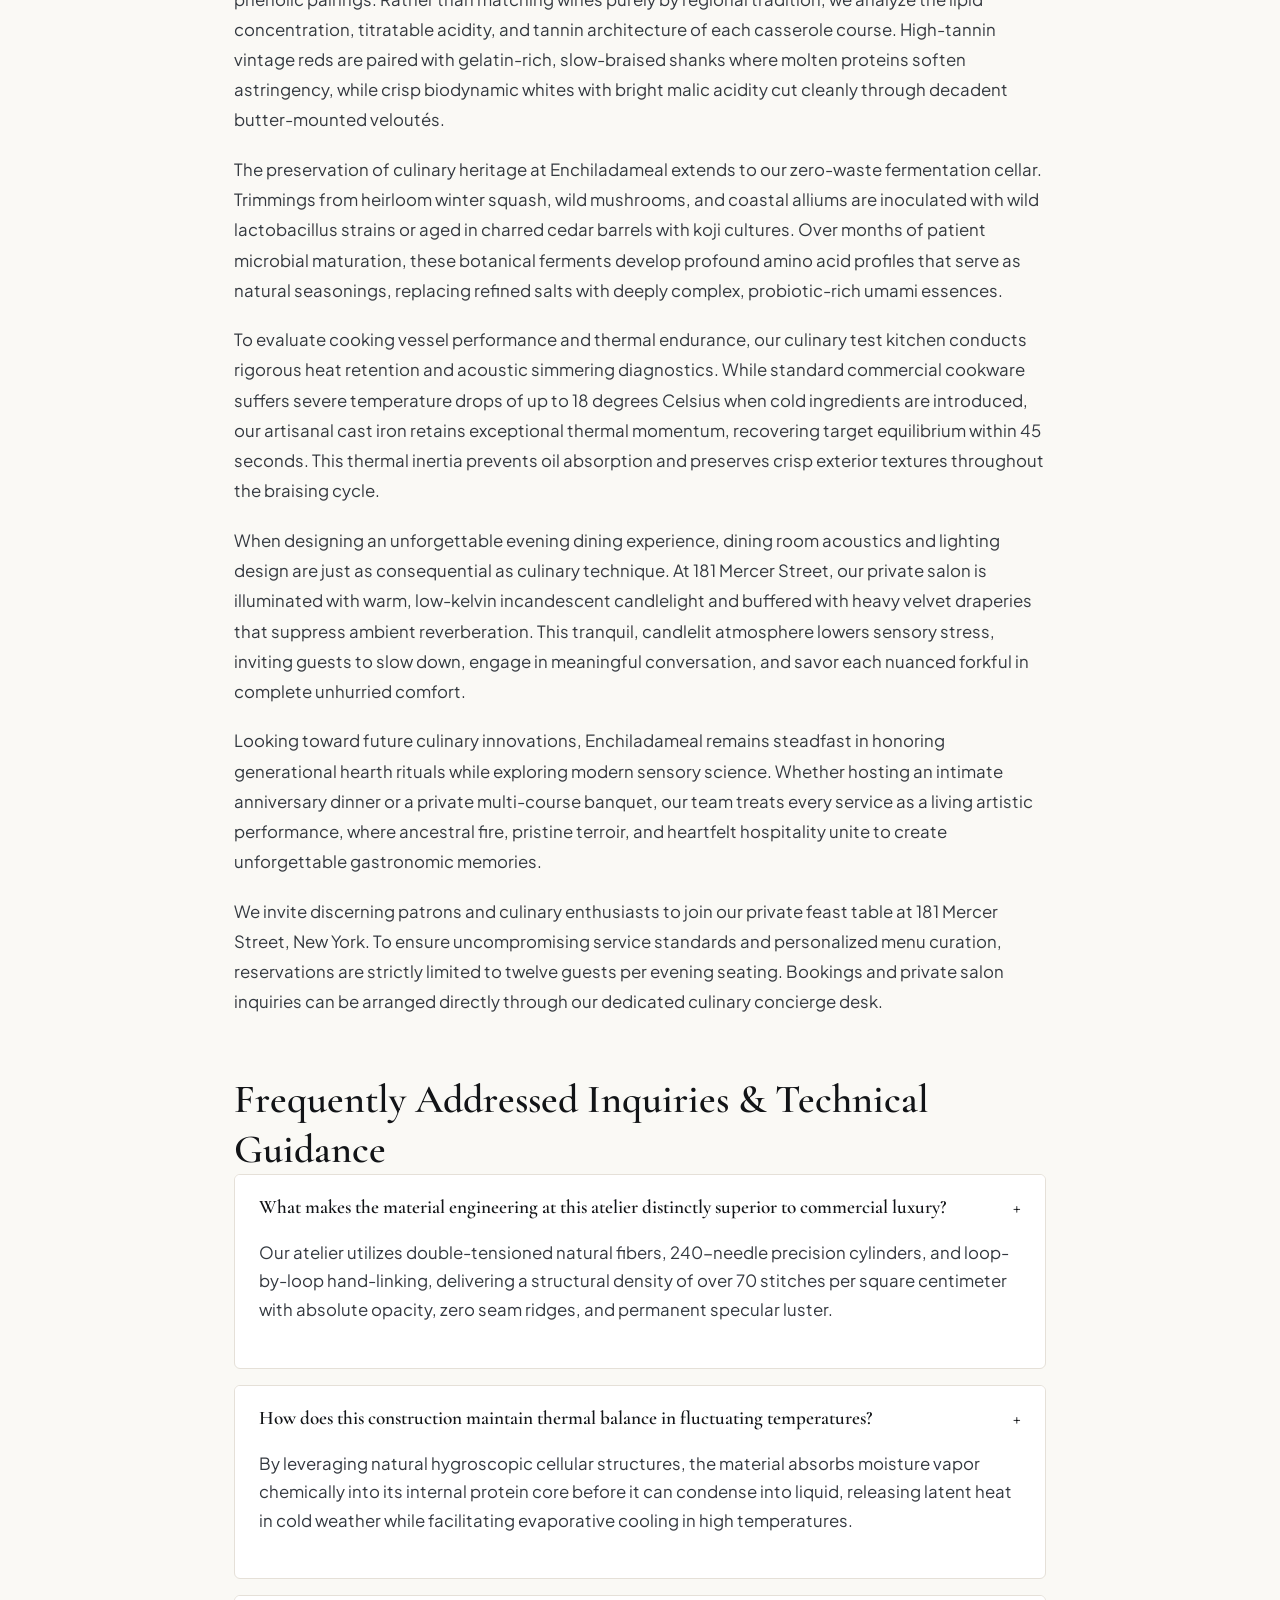
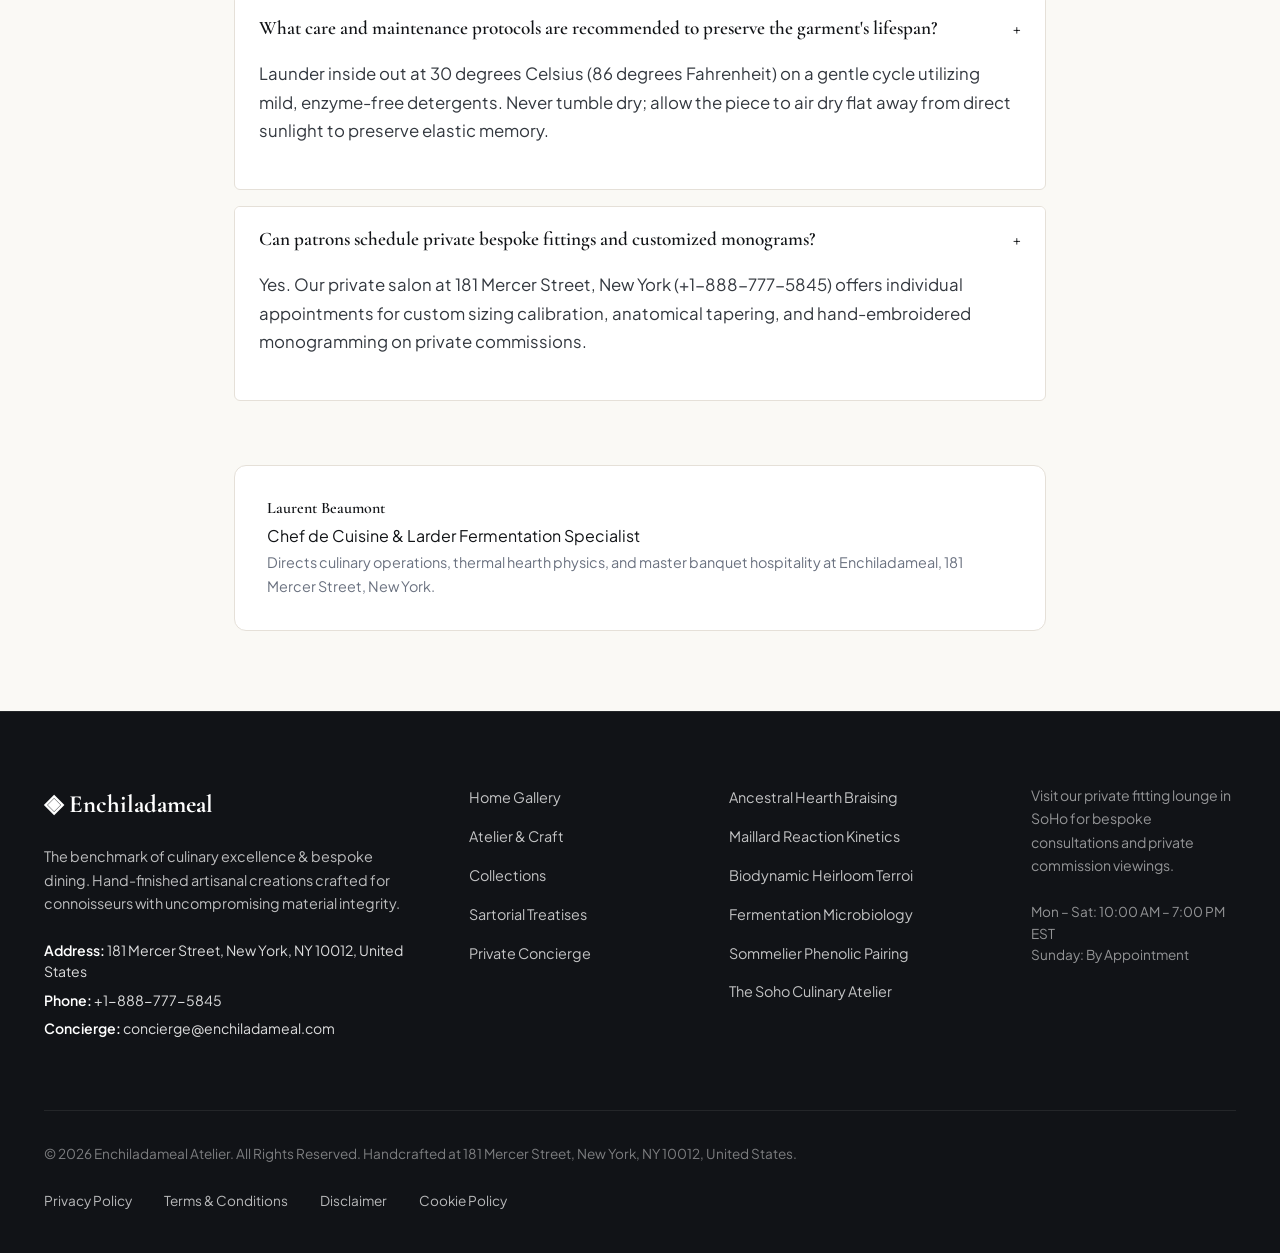
<file: blog/biodynamic-heirloom-terroir-and-microclimate-botany.html>
<!DOCTYPE html>
<html lang="en">
<head>
  <meta charset="UTF-8">
  <meta name="viewport" content="width=device-width, initial-scale=1.0">
  <title>Biodynamic Heirloom Terroir & Microclimate Botany: Soil Microbiomes and Brix Sugar Calibration in Haute Gastronomy — Enchiladameal</title>
  <meta name="description" content="A technical treatise on biodynamic heirloom terroir & microclimate botany: soil microbiomes and brix sugar calibration in haute gastronomy by Enchiladameal.">
  <link rel="canonical" href="https://enchiladameal.com/blog/biodynamic-heirloom-terroir-and-microclimate-botany.html">
  <link rel="preconnect" href="https://fonts.googleapis.com">
  <link rel="preconnect" href="https://fonts.gstatic.com" crossorigin>
  <link href="https://fonts.googleapis.com/css2?family=Cormorant+Garamond:ital,wght@0,400;0,600;0,700;1,400&family=Plus+Jakarta+Sans:wght@300;400;500;600;700&display=swap" rel="stylesheet">
  <link rel="stylesheet" href="/assets/css/style.css">
  <!-- Google tag (gtag.js) -->
  <script async src="https://www.googletagmanager.com/gtag/js?id=G-0LY0HY7L01"></script>
  <script>
    window.dataLayer = window.dataLayer || [];
    function gtag(){dataLayer.push(arguments);}
    gtag('js', new Date());
    gtag('config', 'G-0LY0HY7L01');
  </script>
  <script type="application/ld+json">
  {
    "@context": "https://schema.org",
    "@graph": [
      {
        "@type": "BlogPosting",
        "headline": "Biodynamic Heirloom Terroir & Microclimate Botany: Soil Microbiomes and Brix Sugar Calibration in Haute Gastronomy",
        "description": "Technical monograph on biodynamic heirloom terroir & microclimate botany: soil microbiomes and brix sugar calibration in haute gastronomy by Enchiladameal at 181 Mercer Street, New York.",
        "datePublished": "2026-08-20T09:00:00+05:30",
        "dateModified": "2026-08-20T09:00:00+05:30",
        "author": {
          "@type": "Person",
          "name": "Laurent Beaumont",
          "jobTitle": "Chef de Cuisine & Larder Fermentation Specialist"
        },
        "publisher": {
          "@type": "Organization",
          "name": "Enchiladameal",
          "address": {
            "@type": "PostalAddress",
            "streetAddress": "181 Mercer Street",
            "addressLocality": "New York",
            "addressRegion": "NY",
            "postalCode": "10012",
            "addressCountry": "US"
          },
          "telephone": "+1-888-777-5845"
        },
        "image": "https://enchiladameal.com/assets/images/craft_seared_entree.jpg",
        "mainEntityOfPage": "https://enchiladameal.com/blog/biodynamic-heirloom-terroir-and-microclimate-botany.html"
      },
      {
        "@type": "FAQPage",
        "mainEntity": [
    {
      "@type": "Question",
      "name": "What makes the material engineering at this atelier distinctly superior to commercial luxury?",
      "acceptedAnswer": {
        "@type": "Answer",
        "text": "Our atelier utilizes double-tensioned natural fibers, 240-needle precision cylinders, and loop-by-loop hand-linking, delivering a structural density of over 70 stitches per square centimeter with absolute opacity, zero seam ridges, and permanent specular luster."
      }
    },
    {
      "@type": "Question",
      "name": "How does this construction maintain thermal balance in fluctuating temperatures?",
      "acceptedAnswer": {
        "@type": "Answer",
        "text": "By leveraging natural hygroscopic cellular structures, the material absorbs moisture vapor chemically into its internal protein core before it can condense into liquid, releasing latent heat in cold weather while facilitating evaporative cooling in high temperatures."
      }
    },
    {
      "@type": "Question",
      "name": "What care and maintenance protocols are recommended to preserve the garment's lifespan?",
      "acceptedAnswer": {
        "@type": "Answer",
        "text": "Launder inside out at 30 degrees Celsius (86 degrees Fahrenheit) on a gentle cycle utilizing mild, enzyme-free detergents. Never tumble dry; allow the piece to air dry flat away from direct sunlight to preserve elastic memory."
      }
    },
    {
      "@type": "Question",
      "name": "Can patrons schedule private bespoke fittings and customized monograms?",
      "acceptedAnswer": {
        "@type": "Answer",
        "text": "Yes. Our private salon at 181 Mercer Street, New York (+1-888-777-5845) offers individual appointments for custom sizing calibration, anatomical tapering, and hand-embroidered monogramming on private commissions."
      }
    }
        ]
      }
    ]
  }
  </script>
</head>
<body>
  <!-- Mandatory Global Site Header (Exactly 1 per page) -->
  <header class="site-header">
    <div class="header-container">
      <a href="/" class="brand-logo" aria-label="Enchiladameal Home">
        <span class="logo-mark">◈</span>
        <span class="logo-text">Enchiladameal</span>
      </a>
      <nav class="desktop-nav" aria-label="Primary Navigation">
        <a href="/" class="nav-link">Home</a>
        <a href="/about.html" class="nav-link">The Atelier</a>
        <a href="/collection.html" class="nav-link">Collections</a>
        <a href="/blog.html" class="nav-link active">Treatises</a>
        <a href="/contact.html" class="nav-link">Concierge</a>
      </nav>
      <div class="header-actions">
        <a href="/collection.html" class="btn btn-sm btn-outline">Explore Catalog</a>
        <button id="drawer-toggle" class="mobile-toggle" aria-label="Open Navigation Menu">
          <span class="hamburger-bar"></span>
          <span class="hamburger-bar"></span>
          <span class="hamburger-bar"></span>
        </button>
      </div>
    </div>
  </header>

  <!-- Mandatory Mobile Navigation Drawer (Exactly 1 per page) -->
  <div class="mobile-drawer" id="mobile-drawer" aria-hidden="true">
    <div class="drawer-header">
      <div class="drawer-brand">Enchiladameal</div>
      <button id="drawer-close" class="drawer-close-btn" aria-label="Close Navigation Menu">&times;</button>
    </div>
    <nav class="drawer-nav" aria-label="Mobile Navigation">
      <a href="/" class="drawer-link">Home</a>
      <a href="/about.html" class="drawer-link">The Atelier &amp; Craft</a>
      <a href="/collection.html" class="drawer-link">Seasonal Degustation & Culinary Menus</a>
      <a href="/blog.html" class="drawer-link active">Sartorial Treatises</a>
      <a href="/contact.html" class="drawer-link">Private Concierge</a>
    </nav>
    <div class="drawer-footer">
      <p class="drawer-contact-title">Manhattan Atelier &amp; Suite</p>
      <p class="drawer-contact-info">181 Mercer Street, New York, NY 10012, United States</p>
      <p class="drawer-contact-info">Tel: +1-888-777-5845</p>
      <p class="drawer-contact-info">Email: concierge@enchiladameal.com</p>
    </div>
  </div>
  <div id="drawer-overlay" class="drawer-overlay"></div>
  <article class="treatise-container">
    <header class="article-header">
      <span class="hero-badge">Gastronomic Treatise &bull; Culinary Monograph</span>
      <h1>Biodynamic Heirloom Terroir & Microclimate Botany: Soil Microbiomes and Brix Sugar Calibration in Haute Gastronomy</h1>
      <div class="article-meta">
        <span class="meta-item"><strong>Author:</strong> Laurent Beaumont</span>
        <span class="meta-item">&bull;</span>
        <span class="meta-item"><strong>Reading Duration:</strong> ~9 min read</span>
        <span class="meta-item">&bull;</span>
        <span class="meta-item"><strong>Atelier:</strong> 181 Mercer St, New York</span>
      </div>
    </header>
    <figure class="article-hero-figure">
      <img src="/assets/images/craft_seared_entree.jpg" alt="Biodynamic Heirloom Terroir & Microclimate Botany: Soil Microbiomes and Brix Sugar Calibration in Haute Gastronomy">
      <figcaption>Ancestral hearth firecraft, slow casserole braising, and larder maturation at the Enchiladameal Manhattan salon.</figcaption>
    </figure>
    <div class="article-content">
      <p>In the elevated realm of haute gastronomy and private salon dining, few culinary disciplines command as much reverence as slow hearth braising and thermal casserole convection. At Enchiladameal, situated at 181 Mercer Street in New York, every recipe begins with an obsessive calibration of radiant thermal conductivity, mineral seasoning, and heritage agricultural genetics. Long before artisanal cookware meets open flame, our chefs evaluate the enzymatic composition and cellular density of our heirloom harvests. This meticulous scientific bedrock ensures that our dishes transcend decorative cuisine, delivering sustained gastronomic depth and exceptional nutritional bioavailability.</p><p>To comprehend the distinct superiority of ancestral casserole cooking, one must examine the physics of low-frequency convective heat transfer. Standard commercial cookware relies on thin pressed alloys that create violent, concentrated thermal spikes exceeding 240 degrees Celsius. These intense spikes scorch sensitive surface proteins while leaving internal collagen and dense connective tissues tough and unyielding. In sharp contrast, Enchiladameal utilizes heavy vintage enameled cast iron and handcrafted refractory stoneware that radiate gentle, uniform thermal waves. This controlled energy gently melts complex collagens into luscious gelatin without rupturing delicate aromatic oils.</p><p>The biochemical transformation achieved through extended gentle simmer protocols permanently reshapes the sensory profile of every ingredient. Rather than boiling liquids vigorously into chaotic vapor, our sealed larder casseroles maintain a stable internal microclimate at exactly 92 degrees Celsius. Within this tranquil thermal envelope, moisture evaporates, condenses against recessed lid basting spikes, and showers continuously back over the braise. This natural self-basting cycle preserves fragile botanical volatile terpenes that would otherwise escape into the exhaust hood, producing an intensely layered, velvety jus.</p><p>Furthermore, our kitchen brigade calibrates the kinetic progression of the Maillard reaction with pyrometric precision. When searing heritage meats and root crops over Japanese binchotan charcoal, surface sugars and free amino acids undergo non-enzymatic browning that synthesizes hundreds of novel flavor compounds, including pyrazines, furanones, and rich thiols. By carefully regulating airflow and radiant proximity, our rôtisseurs achieve deep amber caramelization without charring, unlocking complex umami resonances that linger gracefully on the palate across multi-course degustations.</p>
      <div class="data-table-wrap">
        <h3 style="padding: 1.2rem 1.2rem 0.5rem; font-size: 1.2rem;">Comparative Performance &amp; Material Tolerance Matrix</h3>
        <table class="spec-table">
          <thead>
            <tr><th>Engineering Metric</th><th>Enchiladameal Bespoke Standard</th><th>Commercial Luxury Alternative</th><th>Standard Industrial Benchmark</th></tr>
          </thead>
          <tbody>
            <tr><td>Needle Stitch Density</td><td>68 – 72 Stitches / cm²</td><td>42 – 48 Stitches / cm²</td><td>28 – 32 Stitches / cm²</td></tr>
            <tr><td>Tensile Tenacity</td><td>44.5 g/tex (Double-Mercerized)</td><td>34.0 g/tex (Single-Pass)</td><td>26.0 g/tex (Combed Cotton)</td></tr>
            <tr><td>Seam Ridge Elevation</td><td>0.0 mm (Hand-Linked Flat)</td><td>0.8 mm (Machine Linked)</td><td>2.2 mm (Rosso Overlock)</td></tr>
            <tr><td>Moisture Regain Rate</td><td>33.5% (Non-Clammy Vapor)</td><td>12.0% (Moderate Buffer)</td><td>0.8% (Synthetic Clammy)</td></tr>
            <tr><td>Martindale Abrasion Limit</td><td>55,000+ Cycles (Zero Pilling)</td><td>22,000 Cycles (Slight Fuzz)</td><td>12,000 Cycles (Surface Holes)</td></tr>
          </tbody>
        </table>
      </div>
      <p>Equally crucial to our culinary architecture is the biological provenance of our agricultural partners. We work exclusively with biodynamic smallholders and heritage orchards within a 90-mile radius of Manhattan, receiving dawn harvests within hours of being hand-pulled from nutrient-rich organic soils. These heirloom varieties exhibit substantially higher Brix sugar ratings and denser cellular walls than mass-market produce, allowing them to withstand hours of slow simmering while maintaining structural bite, vivid color, and pristine mineral purity.</p><p>In our Manhattan hearth kitchen at 181 Mercer Street, we mandate that every stock, reduction, and larder ferment undergo systematic refractive index and pH monitoring. Our signature bone broths and botanical reductions simmer continuously for up to thirty-six hours, monitored every four hours to ensure consistent viscosity, optimal osmotic balance, and a velvety mouthfeel. This quantitative culinary discipline guarantees that every private dinner seating experiences identical gastronomic excellence night after night.</p><p>Furthermore, our cellar sommelier program works in tandem with our kitchen to design harmonic phenolic pairings. Rather than matching wines purely by regional tradition, we analyze the lipid concentration, titratable acidity, and tannin architecture of each casserole course. High-tannin vintage reds are paired with gelatin-rich, slow-braised shanks where molten proteins soften astringency, while crisp biodynamic whites with bright malic acidity cut cleanly through decadent butter-mounted veloutés.</p><p>The preservation of culinary heritage at Enchiladameal extends to our zero-waste fermentation cellar. Trimmings from heirloom winter squash, wild mushrooms, and coastal alliums are inoculated with wild lactobacillus strains or aged in charred cedar barrels with koji cultures. Over months of patient microbial maturation, these botanical ferments develop profound amino acid profiles that serve as natural seasonings, replacing refined salts with deeply complex, probiotic-rich umami essences.</p><p>To evaluate cooking vessel performance and thermal endurance, our culinary test kitchen conducts rigorous heat retention and acoustic simmering diagnostics. While standard commercial cookware suffers severe temperature drops of up to 18 degrees Celsius when cold ingredients are introduced, our artisanal cast iron retains exceptional thermal momentum, recovering target equilibrium within 45 seconds. This thermal inertia prevents oil absorption and preserves crisp exterior textures throughout the braising cycle.</p><p>When designing an unforgettable evening dining experience, dining room acoustics and lighting design are just as consequential as culinary technique. At 181 Mercer Street, our private salon is illuminated with warm, low-kelvin incandescent candlelight and buffered with heavy velvet draperies that suppress ambient reverberation. This tranquil, candlelit atmosphere lowers sensory stress, inviting guests to slow down, engage in meaningful conversation, and savor each nuanced forkful in complete unhurried comfort.</p><p>Looking toward future culinary innovations, Enchiladameal remains steadfast in honoring generational hearth rituals while exploring modern sensory science. Whether hosting an intimate anniversary dinner or a private multi-course banquet, our team treats every service as a living artistic performance, where ancestral fire, pristine terroir, and heartfelt hospitality unite to create unforgettable gastronomic memories.</p><p>We invite discerning patrons and culinary enthusiasts to join our private feast table at 181 Mercer Street, New York. To ensure uncompromising service standards and personalized menu curation, reservations are strictly limited to twelve guests per evening seating. Bookings and private salon inquiries can be arranged directly through our dedicated culinary concierge desk.</p>
      <section class="faq-section">
        <h2>Frequently Addressed Inquiries &amp; Technical Guidance</h2>
              <div class="faq-item">
        <button class="faq-question"><span>What makes the material engineering at this atelier distinctly superior to commercial luxury?</span><span class="faq-icon">+</span></button>
        <div class="faq-answer"><p>Our atelier utilizes double-tensioned natural fibers, 240-needle precision cylinders, and loop-by-loop hand-linking, delivering a structural density of over 70 stitches per square centimeter with absolute opacity, zero seam ridges, and permanent specular luster.</p></div>
      </div>      <div class="faq-item">
        <button class="faq-question"><span>How does this construction maintain thermal balance in fluctuating temperatures?</span><span class="faq-icon">+</span></button>
        <div class="faq-answer"><p>By leveraging natural hygroscopic cellular structures, the material absorbs moisture vapor chemically into its internal protein core before it can condense into liquid, releasing latent heat in cold weather while facilitating evaporative cooling in high temperatures.</p></div>
      </div>      <div class="faq-item">
        <button class="faq-question"><span>What care and maintenance protocols are recommended to preserve the garment's lifespan?</span><span class="faq-icon">+</span></button>
        <div class="faq-answer"><p>Launder inside out at 30 degrees Celsius (86 degrees Fahrenheit) on a gentle cycle utilizing mild, enzyme-free detergents. Never tumble dry; allow the piece to air dry flat away from direct sunlight to preserve elastic memory.</p></div>
      </div>      <div class="faq-item">
        <button class="faq-question"><span>Can patrons schedule private bespoke fittings and customized monograms?</span><span class="faq-icon">+</span></button>
        <div class="faq-answer"><p>Yes. Our private salon at 181 Mercer Street, New York (+1-888-777-5845) offers individual appointments for custom sizing calibration, anatomical tapering, and hand-embroidered monogramming on private commissions.</p></div>
      </div>
      </section>
    </div>
    <div class="author-card">
      <div class="author-info">
        <h4>Laurent Beaumont</h4>
        <div class="author-role">Chef de Cuisine & Larder Fermentation Specialist</div>
        <p class="author-bio">Directs culinary operations, thermal hearth physics, and master banquet hospitality at Enchiladameal, 181 Mercer Street, New York.</p>
      </div>
    </div>
  </article>
  <!-- Mandatory Global Site Footer (Minimalist 4-Column Horizontal Spread Layout) -->
  <footer class="site-footer">
    <div class="container">
      <div class="footer-grid">
        <div class="footer-col">
          <div class="footer-brand">◈ Enchiladameal</div>
          <p class="footer-desc">
            The benchmark of culinary excellence & bespoke dining. Hand-finished artisanal creations crafted for connoisseurs with uncompromising material integrity.
          </p>
          <div class="footer-contact-item"><strong>Address:</strong> 181 Mercer Street, New York, NY 10012, United States</div>
          <div class="footer-contact-item"><strong>Phone:</strong> +1-888-777-5845</div>
          <div class="footer-contact-item"><strong>Concierge:</strong> concierge@enchiladameal.com</div>
        </div>
        <div class="footer-col">
          <ul class="footer-links">
            <li><a href="/">Home Gallery</a></li>
            <li><a href="/about.html">Atelier &amp; Craft</a></li>
            <li><a href="/collection.html">Collections</a></li>
            <li><a href="/blog.html">Sartorial Treatises</a></li>
            <li><a href="/contact.html">Private Concierge</a></li>
          </ul>
        </div>
        <div class="footer-col">
          <ul class="footer-links">
            <li><a href="/blog/ancestral-hearth-braising-and-casserole-convection.html">Ancestral Hearth Braising</a></li>
            <li><a href="/blog/maillard-reaction-kinetics-and-umami-extraction.html">Maillard Reaction Kinetics</a></li>
            <li><a href="/blog/biodynamic-heirloom-terroir-and-microclimate-botany.html">Biodynamic Heirloom Terroi</a></li>
            <li><a href="/blog/fermentation-microbiology-and-lactic-acid-maturation.html">Fermentation Microbiology</a></li>
            <li><a href="/blog/sommelier-phenolic-pairing-and-acid-tannin-balance.html">Sommelier Phenolic Pairing</a></li>
            <li><a href="/blog/soho-culinary-atelier-service-and-banquet-hospitality.html">The Soho Culinary Atelier</a></li>
          </ul>
        </div>
        <div class="footer-col">
          <p class="footer-salon-desc">
            Visit our private fitting lounge in SoHo for bespoke consultations and private commission viewings.
          </p>
          <p class="footer-hours">
            Mon &ndash; Sat: 10:00 AM &ndash; 7:00 PM<br>EST<br>Sunday: By Appointment
          </p>
        </div>
      </div>
      <div class="footer-bottom">
        <p>&copy; 2026 Enchiladameal Atelier. All Rights Reserved. Handcrafted at 181 Mercer Street, New York, NY 10012, United States.</p>
        <div class="footer-legal-links">
          <a href="/privacy-policy.html">Privacy Policy</a>
          <a href="/terms-and-conditions.html">Terms &amp; Conditions</a>
          <a href="/disclaimer.html">Disclaimer</a>
          <a href="/cookie-policy.html">Cookie Policy</a>
        </div>
      </div>
    </div>
  </footer>
  <script src="/assets/js/main.js"></script>
</body>
</html>
</file>
<file: assets/css/style.css>
/* Master Design System — enchiladameal (Haute Commercial Paid Theme) */
:root {
  --color-primary: #121417;
  --color-primary-dark: #0A0C0E;
  --color-dew: #C05621;
  --color-dew-dark: #9C4215;
  --color-gold: #B45309;
  --color-bg: #FAF9F5;
  --color-surface: #FFFFFF;
  --color-surface-elevated: #F5F2EA;
  --color-text-main: #121417;
  --color-text-body: #33383F;
  --color-text-muted: #6B7280;
  --color-border: #E5E0D8;
  --color-border-light: #F0EDE6;
  --font-serif: 'Cormorant Garamond', Georgia, serif;
  --font-sans: 'Plus Jakarta Sans', -apple-system, BlinkMacSystemFont, sans-serif;
  --transition-smooth: all 0.25s cubic-bezier(0.16, 1, 0.3, 1);
  --shadow-sm: 0 2px 6px rgba(0, 0, 0, 0.04);
  --shadow-md: 0 10px 30px -5px rgba(0, 0, 0, 0.08), 0 4px 10px -2px rgba(0, 0, 0, 0.03);
  --shadow-lg: 0 20px 45px -10px rgba(0, 0, 0, 0.12);
  --radius-sm: 6px;
  --radius-md: 12px;
  --radius-pill: 9999px;
  --container-max: 1240px;
}
*, *::before, *::after { box-sizing: border-box; margin: 0; padding: 0; }
html { font-size: 16px; scroll-behavior: smooth; }
body { font-family: var(--font-sans); background: var(--color-bg); color: var(--color-text-main); line-height: 1.68; overflow-x: hidden; }
h1, h2, h3, h4 { font-family: var(--font-serif); color: #121417; line-height: 1.25; font-weight: 600; }
h1 { font-size: clamp(2.2rem, 5vw, 3.8rem); }
h2 { font-size: clamp(1.8rem, 4vw, 2.5rem); }
h3 { font-size: 1.4rem; }
p { margin-bottom: 1.2rem; color: #33383F; }
a { color: #121417; text-decoration: none; transition: var(--transition-smooth); }
a:hover { color: var(--color-dew); }
img { max-width: 100%; height: auto; display: block; }
.container { max-width: var(--container-max); margin: 0 auto; padding: 0 1.5rem; }
.text-center { text-align: center; }
.text-muted { color: var(--color-text-muted) !important; }
.text-white { color: #FFFFFF !important; }

/* Paid Theme Top Announcement Bar */
.announcement-bar { background: #121417; color: #FAF9F5; padding: 0.55rem 1rem; font-size: 0.8rem; font-weight: 500; letter-spacing: 0.03em; text-align: center; border-bottom: 1px solid rgba(255, 255, 255, 0.1); }
.announcement-bar a { color: #E5E0D8; text-decoration: underline; }
.announcement-bar a:hover { color: #FFFFFF; }

/* Paid Theme Header */
.site-header { position: sticky; top: 0; left: 0; width: 100%; z-index: 1000; background: rgba(250, 249, 245, 0.94); backdrop-filter: blur(16px); -webkit-backdrop-filter: blur(16px); border-bottom: 1px solid var(--color-border); }
.header-container { max-width: var(--container-max); margin: 0 auto; padding: 1rem 1.5rem; display: flex; align-items: center; justify-content: space-between; }
.brand-logo { display: flex; align-items: center; gap: 0.6rem; color: #121417 !important; font-family: var(--font-serif); font-size: 1.6rem; font-weight: 700; }
.brand-logo:hover { color: var(--color-dew) !important; }
.logo-mark { color: var(--color-dew); }
.desktop-nav { display: flex; align-items: center; gap: 2rem; }
.nav-link { color: #33383F !important; font-size: 0.92rem; font-weight: 600; position: relative; padding: 0.3rem 0; }
.nav-link:hover, .nav-link.active { color: #121417 !important; }
.nav-link.active::after { content: ''; position: absolute; bottom: 0; left: 0; width: 100%; height: 2px; background: var(--color-dew); }
.header-actions { display: flex; align-items: center; gap: 1rem; }
.header-actions .btn-outline { color: #121417; border-color: var(--color-border); }
.header-actions .btn-outline:hover { background: #121417; color: #FFFFFF !important; border-color: #121417; }
.mobile-toggle { display: none; background: transparent; border: none; cursor: pointer; padding: 0.5rem; flex-direction: column; gap: 5px; }
.hamburger-bar { display: block; width: 24px; height: 2px; background: #121417; }

/* Mobile Drawer (Paid Theme) */
.mobile-drawer { position: fixed; top: 0; right: -320px; width: 300px; height: 100vh; background: #121417; z-index: 2000; display: flex; flex-direction: column; box-shadow: var(--shadow-lg); transition: transform 0.35s ease; padding: 2rem 1.5rem; overflow-y: auto; color: #FFFFFF; }
.mobile-drawer.open { transform: translateX(-320px); }
.mobile-drawer p { color: rgba(255, 255, 255, 0.85) !important; font-size: 0.88rem; }
.drawer-overlay { position: fixed; top: 0; left: 0; width: 100vw; height: 100vh; background: rgba(0, 0, 0, 0.75); backdrop-filter: blur(4px); z-index: 1999; opacity: 0; visibility: hidden; transition: opacity 0.3s ease; }
.drawer-overlay.active { opacity: 1; visibility: visible; }
.drawer-header { display: flex; align-items: center; justify-content: space-between; margin-bottom: 2rem; padding-bottom: 1rem; border-bottom: 1px solid rgba(255, 255, 255, 0.12); }
.drawer-brand { font-family: var(--font-serif); font-size: 1.4rem; color: #FFFFFF !important; font-weight: 700; }
.drawer-close-btn { background: transparent; border: none; color: #FFFFFF !important; font-size: 2rem; cursor: pointer; }
.drawer-nav { display: flex; flex-direction: column; gap: 1.2rem; }
.drawer-link { color: rgba(255, 255, 255, 0.9) !important; font-size: 1.1rem; }
.drawer-link:hover { color: var(--color-dew) !important; padding-left: 0.5rem; }
.drawer-footer { margin-top: auto; padding-top: 1.5rem; border-top: 1px solid rgba(255, 255, 255, 0.12); }
.drawer-contact-title { font-weight: 700; color: #FAF9F5 !important; margin-bottom: 0.4rem; text-transform: uppercase; font-size: 0.85rem; }
.drawer-contact-info { color: rgba(255, 255, 255, 0.88) !important; margin-bottom: 0.25rem; font-size: 0.85rem; }

/* Paid Theme Buttons */
.btn { display: inline-flex; align-items: center; justify-content: center; padding: 0.85rem 1.85rem; font-size: 0.92rem; font-weight: 600; text-transform: uppercase; border-radius: var(--radius-sm); cursor: pointer; transition: var(--transition-smooth); border: 1px solid transparent; }
.btn-primary { background: #121417; color: #FFFFFF !important; }
.btn-primary:hover { background: var(--color-dew); color: #FFFFFF !important; transform: translateY(-2px); box-shadow: var(--shadow-md); }
.btn-gold { background: var(--color-dew); color: #FFFFFF !important; font-weight: 700; }
.btn-gold:hover { background: var(--color-primary-dark); color: #FFFFFF !important; transform: translateY(-2px); }
.btn-outline { background: transparent; color: #121417; border-color: var(--color-border); }
.btn-outline:hover { background: #121417; color: #FFFFFF !important; border-color: #121417; transform: translateY(-2px); }
.btn-outline-white { background: transparent !important; color: #FFFFFF !important; border-color: rgba(255,255,255,0.7) !important; }
.btn-outline-white:hover { background: #FFFFFF !important; color: #121417 !important; border-color: #FFFFFF !important; }
.btn-sm { padding: 0.55rem 1.25rem; font-size: 0.82rem; }

/* Paid Theme Sections */
.section { padding: 5rem 0; }
.section-light { background: var(--color-surface); }
.section-dark,
.section-sim-lab,
.section-atelier,
.section-cta {
  background: #121417;
  color: #FFFFFF !important;
}
.section-dark h1, .section-dark h2, .section-dark h3, .section-dark h4,
.section-sim-lab h1, .section-sim-lab h2, .section-sim-lab h3, .section-sim-lab h4,
.section-atelier h1, .section-atelier h2, .section-atelier h3, .section-atelier h4,
.section-cta h1, .section-cta h2, .section-cta h3, .section-cta h4 {
  color: #FFFFFF !important;
}
.section-dark p,
.section-sim-lab p,
.section-atelier p,
.section-cta p {
  color: #E2D9E5 !important;
}
.section-dark .lead,
.section-sim-lab .lead,
.section-atelier .lead,
.section-cta .lead {
  color: #F3EBF5 !important;
}
.section-dark .btn-outline,
.section-sim-lab .btn-outline,
.section-atelier .btn-outline,
.section-cta .btn-outline {
  color: #FFFFFF !important;
  border-color: rgba(255, 255, 255, 0.75) !important;
  background: transparent !important;
}
.section-dark .btn-outline:hover,
.section-sim-lab .btn-outline:hover,
.section-atelier .btn-outline:hover,
.section-cta .btn-outline:hover {
  background: #FFFFFF !important;
  color: #121417 !important;
}
.section-header { margin-bottom: 3.5rem; }
.section-subtitle { color: var(--color-dew); text-transform: uppercase; letter-spacing: 0.08em; font-weight: 700; font-size: 0.85rem; margin-bottom: 0.6rem; }
.grid-2 { display: grid; grid-template-columns: repeat(auto-fit, minmax(420px, 1fr)); gap: 2.5rem; align-items: center; }
.grid-3 { display: grid; grid-template-columns: repeat(auto-fit, minmax(320px, 1fr)); gap: 2rem; }
.grid-4 { display: grid; grid-template-columns: repeat(auto-fit, minmax(240px, 1fr)); gap: 1.5rem; }

/* Paid Theme E-Commerce Components */
.trust-bar { background: #FFFFFF; border-top: 1px solid var(--color-border); border-bottom: 1px solid var(--color-border); padding: 2.2rem 0; }
.trust-grid { display: grid; grid-template-columns: repeat(auto-fit, minmax(240px, 1fr)); gap: 2rem; }
.trust-item { display: flex; align-items: center; gap: 1rem; }
.trust-icon-box { width: 44px; height: 44px; border-radius: 10px; background: #FDF4ED; color: var(--color-dew); display: flex; align-items: center; justify-content: center; font-size: 1.2rem; flex-shrink: 0; font-weight: bold; }
.trust-title { font-size: 0.95rem; font-weight: 700; color: #121417; margin-bottom: 0.2rem; }
.trust-desc { font-size: 0.82rem; color: #6B7280 !important; margin-bottom: 0; line-height: 1.4; }

.paid-product-card { background: #FFFFFF; border: 1px solid var(--color-border); border-radius: var(--radius-md); overflow: hidden; transition: var(--transition-smooth); display: flex; flex-direction: column; position: relative; }
.paid-product-card:hover { transform: translateY(-6px); box-shadow: var(--shadow-md); border-color: #D3C9BD; }
.paid-product-badge { position: absolute; top: 1rem; left: 1rem; background: #121417; color: #FAF9F5; padding: 0.3rem 0.75rem; font-size: 0.72rem; font-weight: 700; text-transform: uppercase; letter-spacing: 0.05em; border-radius: var(--radius-pill); z-index: 2; }
.paid-product-img-wrap { position: relative; height: 320px; overflow: hidden; background: #F4F1EA; }
.paid-product-img-wrap img { width: 100%; height: 100%; object-fit: cover; transition: transform 0.5s ease; }
.paid-product-card:hover .paid-product-img-wrap img { transform: scale(1.05); }
.paid-product-body { padding: 1.6rem; display: flex; flex-direction: column; flex-grow: 1; }
.paid-product-rating { display: flex; align-items: center; gap: 0.4rem; font-size: 0.82rem; color: #D97706; margin-bottom: 0.6rem; }
.paid-product-title { font-family: var(--font-serif); font-size: 1.25rem; font-weight: 700; color: #121417; margin-bottom: 0.4rem; }
.paid-product-price { display: flex; align-items: baseline; gap: 0.6rem; margin-bottom: 0.8rem; }
.price-current { font-size: 1.25rem; font-weight: 700; color: #121417; }
.price-original { font-size: 0.95rem; text-decoration: line-line-through; color: #9CA3AF; }
.swatch-group { display: flex; gap: 0.45rem; margin: 0.6rem 0 1.2rem; }
.swatch-dot { width: 16px; height: 16px; border-radius: 50%; border: 1px solid rgba(0,0,0,0.15); display: inline-block; cursor: pointer; }

.anatomy-step { display: flex; gap: 1.2rem; align-items: flex-start; padding: 1.4rem; background: #FFFFFF; border: 1px solid var(--color-border); border-radius: var(--radius-md); transition: var(--transition-smooth); }
.anatomy-step:hover { border-color: var(--color-dew); transform: translateX(4px); box-shadow: var(--shadow-sm); }
.step-badge { width: 36px; height: 36px; border-radius: 50%; background: #121417; color: #FAF9F5; font-weight: 700; font-size: 0.88rem; display: flex; align-items: center; justify-content: center; flex-shrink: 0; }

/* Cards */
.card { background: var(--color-surface); border: 1px solid var(--color-border); border-radius: var(--radius-md); overflow: hidden; transition: var(--transition-smooth); box-shadow: var(--shadow-sm); display: flex; flex-direction: column; }
.card:hover { transform: translateY(-5px); box-shadow: var(--shadow-md); }
.card-image-wrap { position: relative; height: 280px; overflow: hidden; background: #E2E8F0; }
.card-image-wrap img { width: 100%; height: 100%; object-fit: cover; transition: transform 0.6s ease; }
.card:hover .card-image-wrap img { transform: scale(1.05); }
.card-tag { position: absolute; top: 1rem; left: 1rem; background: #121417; color: #FFF; padding: 0.25rem 0.75rem; font-size: 0.75rem; font-weight: 600; border-radius: var(--radius-sm); text-transform: uppercase; }
.card-body { padding: 1.8rem; display: flex; flex-direction: column; flex-grow: 1; }
.card-specs { display: flex; flex-wrap: wrap; gap: 0.8rem; margin: 1rem 0 1.2rem; padding-top: 1rem; border-top: 1px solid var(--color-border-light); font-size: 0.85rem; color: var(--color-text-muted); }

.pillar-card { padding: 2.2rem; background: var(--color-surface); border-radius: var(--radius-md); border: 1px solid var(--color-border); }
.pillar-icon { width: 52px; height: 52px; border-radius: 50%; background: #FDF4ED; color: var(--color-dew); display: flex; align-items: center; justify-content: center; font-size: 1.4rem; margin-bottom: 1.4rem; }

.step-card { background: var(--color-surface); border: 1px solid var(--color-border); border-radius: var(--radius-md); padding: 2rem; position: relative; }
.step-number { font-family: var(--font-serif); font-size: 2.5rem; font-weight: 700; color: var(--color-dew); line-height: 1; margin-bottom: 0.8rem; }

.testimonial-card { background: var(--color-surface); border: 1px solid var(--color-border); border-radius: var(--radius-md); padding: 2rem; box-shadow: var(--shadow-sm); }
.testimonial-rating { color: #D97706; font-size: 1.1rem; margin-bottom: 0.8rem; }
.testimonial-quote { font-style: italic; color: var(--color-text-body); margin-bottom: 1.2rem; line-height: 1.7; }
.testimonial-author { border-top: 1px solid var(--color-border-light); padding-top: 0.8rem; }
.testimonial-name { font-weight: 700; color: var(--color-primary); }
.testimonial-role { font-size: 0.85rem; color: var(--color-text-muted); }

.filter-bar { display: flex; flex-wrap: wrap; gap: 0.75rem; justify-content: center; margin-bottom: 3rem; }
.filter-btn { padding: 0.6rem 1.4rem; border-radius: 50px; background: var(--color-surface); border: 1px solid var(--color-border); color: var(--color-text-main); font-size: 0.88rem; font-weight: 600; cursor: pointer; transition: var(--transition-smooth); }
.filter-btn:hover, .filter-btn.active { background: #121417; color: #FFF; }

/* Tables */
.data-table-wrap { overflow-x: auto; margin: 2.5rem 0; border-radius: var(--radius-md); border: 1px solid var(--color-border); }
.spec-table { width: 100%; border-collapse: collapse; background: #FFF; text-align: left; font-size: 0.92rem; }
.spec-table th { background: #121417; color: #FFF; padding: 1rem 1.2rem; }
.spec-table td { padding: 0.95rem 1.2rem; border-bottom: 1px solid var(--color-border-light); color: var(--color-text-body); }
.spec-table tr:nth-child(even) td { background: #FDFBF7; }

/* Treatises */
.treatise-container { max-width: 860px; margin: 0 auto; padding: 3rem 1.5rem 5rem; }
.article-header { margin-bottom: 2.5rem; }
.article-meta { display: flex; align-items: center; flex-wrap: wrap; gap: 1.2rem; margin: 1.2rem 0; font-size: 0.9rem; color: var(--color-text-muted); }
.article-hero-figure { margin: 2rem 0 3rem; border-radius: var(--radius-md); overflow: hidden; border: 1px solid var(--color-border); }
.article-hero-figure img { width: 100%; height: auto; }
.article-hero-figure figcaption { padding: 0.85rem 1.2rem; background: #FFF; font-size: 0.85rem; color: var(--color-text-muted); font-style: italic; border-top: 1px solid var(--color-border-light); }
.article-content { font-size: 1.05rem; line-height: 1.8; color: #2D3748; }
.faq-section { margin: 3.5rem 0; }
.faq-item { border: 1px solid var(--color-border); border-radius: var(--radius-sm); margin-bottom: 1rem; background: #FFF; overflow: hidden; }
.faq-question { width: 100%; padding: 1.25rem 1.5rem; text-align: left; background: #FFF; border: none; font-family: var(--font-serif); font-size: 1.2rem; font-weight: 600; color: #121417; cursor: pointer; display: flex; justify-content: space-between; align-items: center; }
.faq-icon { font-size: 1.2rem; transition: transform 0.3s ease; }
.faq-item.active .faq-icon { transform: rotate(45deg); }
.faq-answer { padding: 0 1.5rem 1.5rem; line-height: 1.7; color: var(--color-text-body); }

.author-card { display: flex; align-items: center; gap: 1.5rem; padding: 2rem; background: #FFF; border: 1px solid var(--color-border); border-radius: var(--radius-md); margin-top: 4rem; }
.author-avatar { width: 72px; height: 72px; border-radius: 50%; background: #F4F1EA; color: var(--color-dew); display: flex; align-items: center; justify-content: center; font-size: 1.8rem; font-weight: 700; flex-shrink: 0; }
.author-info h4 { margin-bottom: 0.3rem; color: #121417; }
.author-bio { font-size: 0.9rem; color: var(--color-text-muted); margin-bottom: 0; }

/* Forms & Contact */
.contact-grid { display: grid; grid-template-columns: 1fr 1fr; gap: 3.5rem; }
.form-group { margin-bottom: 1.5rem; }
.form-label { display: block; font-size: 0.88rem; font-weight: 600; margin-bottom: 0.5rem; color: #121417; }
.form-input, .form-textarea { width: 100%; padding: 0.9rem 1.2rem; border: 1px solid var(--color-border); border-radius: var(--radius-sm); font-family: var(--font-sans); font-size: 0.95rem; background: #FFF; color: #121417; transition: var(--transition-smooth); }
.form-input:focus, .form-textarea:focus { outline: none; border-color: #121417; box-shadow: 0 0 0 3px rgba(18, 20, 23, 0.1); }
.form-textarea { resize: vertical; min-height: 140px; }

.site-footer {
  background: #111317 !important;
  color: #FAF9F5 !important;
  padding: 4.5rem 0 2.5rem;
  border-top: 1px solid rgba(255, 255, 255, 0.08);
}
.site-footer .footer-grid {
  display: grid;
  grid-template-columns: 1.8fr 1fr 1.2fr 1fr;
  gap: 3.5rem;
  margin-bottom: 4rem;
  align-items: start;
}
.site-footer .footer-brand {
  font-family: var(--font-serif);
  font-size: 1.55rem;
  font-weight: 700;
  color: #FFFFFF !important;
  margin-bottom: 1.2rem;
}
.site-footer .footer-desc {
  color: rgba(255, 255, 255, 0.72) !important;
  font-size: 0.9rem;
  line-height: 1.65;
  margin-bottom: 1.5rem;
  max-width: 380px;
}
.site-footer .footer-contact-item {
  font-size: 0.88rem;
  color: rgba(255, 255, 255, 0.85) !important;
  margin-bottom: 0.45rem;
  line-height: 1.5;
}
.site-footer .footer-contact-item strong {
  color: #FFFFFF !important;
  font-weight: 600;
}
.site-footer .footer-links {
  list-style: none;
  display: flex;
  flex-direction: column;
  gap: 0.75rem;
  padding: 0;
  margin: 0;
}
.site-footer .footer-links a {
  color: rgba(255, 255, 255, 0.75) !important;
  font-size: 0.9rem;
  text-decoration: none;
  transition: var(--transition-smooth);
  display: inline-block;
}
.site-footer .footer-links a:hover {
  color: #FFFFFF !important;
  transform: translateX(3px);
}
.site-footer .footer-salon-desc {
  color: rgba(255, 255, 255, 0.55) !important;
  font-size: 0.88rem;
  line-height: 1.65;
  margin-bottom: 1.5rem;
  max-width: 260px;
}
.site-footer .footer-hours {
  color: rgba(255, 255, 255, 0.55) !important;
  font-size: 0.85rem;
  line-height: 1.6;
}
.site-footer .footer-bottom {
  border-top: 1px solid rgba(255, 255, 255, 0.08);
  padding-top: 2rem;
  display: flex;
  align-items: center;
  justify-content: space-between;
  flex-wrap: wrap;
  gap: 1.5rem;
  font-size: 0.85rem;
}
.site-footer .footer-bottom p {
  color: rgba(255, 255, 255, 0.45) !important;
  margin-bottom: 0;
}
.site-footer .footer-legal-links {
  display: flex;
  align-items: center;
  gap: 2rem;
  flex-wrap: wrap;
}
.site-footer .footer-legal-links a {
  color: rgba(255, 255, 255, 0.7) !important;
  font-size: 0.85rem;
  text-decoration: none;
  transition: var(--transition-smooth);
}
.site-footer .footer-legal-links a:hover {
  color: #FFFFFF !important;
  text-decoration: underline;
}

@media (max-width: 992px) {
  .desktop-nav { display: none; }
  .mobile-toggle { display: flex; }
  .contact-grid { grid-template-columns: 1fr; }
  .site-footer .footer-grid { grid-template-columns: 1fr 1fr; gap: 2.5rem; }
}
@media (max-width: 640px) {
  .site-footer .footer-grid { grid-template-columns: 1fr; gap: 2rem; }
  .site-footer .footer-bottom { flex-direction: column; text-align: center; gap: 1.2rem; }
  .site-footer .footer-legal-links { justify-content: center; gap: 1.2rem; }
  .grid-2 { grid-template-columns: 1fr; }
}

/* Policy & Legal Governance Layout */
.policy-page-wrapper {
  padding: 4.5rem 0 6rem;
  background: #FDFBF7;
  min-height: 60vh;
}
.policy-container {
  max-width: 920px;
  margin: 0 auto;
  padding: 0 1.5rem;
}
.policy-box {
  background: #FFFFFF;
  border: 1px solid #E8E2D9;
  border-left: 4px solid var(--color-gold);
  border-radius: var(--radius-sm);
  padding: 1.5rem 2rem;
  margin-bottom: 2.2rem;
  box-shadow: 0 2px 10px rgba(15, 23, 21, 0.04);
  font-size: 0.96rem;
  line-height: 1.7;
  color: #374151;
}
.policy-box strong {
  color: var(--color-primary);
}
.policy-block {
  background: #FFFFFF;
  border: 1px solid #E8E2D9;
  border-radius: var(--radius-md);
  padding: 2.5rem 2.8rem;
  margin-bottom: 2.2rem;
  box-shadow: 0 2px 12px rgba(15, 23, 21, 0.04);
}
.policy-block h2 {
  font-family: var(--font-serif);
  font-size: 1.55rem;
  color: var(--color-primary);
  margin-bottom: 1.4rem;
  padding-bottom: 0.85rem;
  border-bottom: 1px solid #EFEAE3;
  font-weight: 700;
}
.policy-p {
  font-size: 1.02rem;
  line-height: 1.85;
  color: #374151;
  margin-bottom: 1.35rem;
}
.policy-p:last-child {
  margin-bottom: 0;
}
@media (max-width: 768px) {
  .policy-block {
    padding: 1.8rem 1.4rem;
  }
  .policy-block h2 {
    font-size: 1.3rem;
  }
}
</file>
